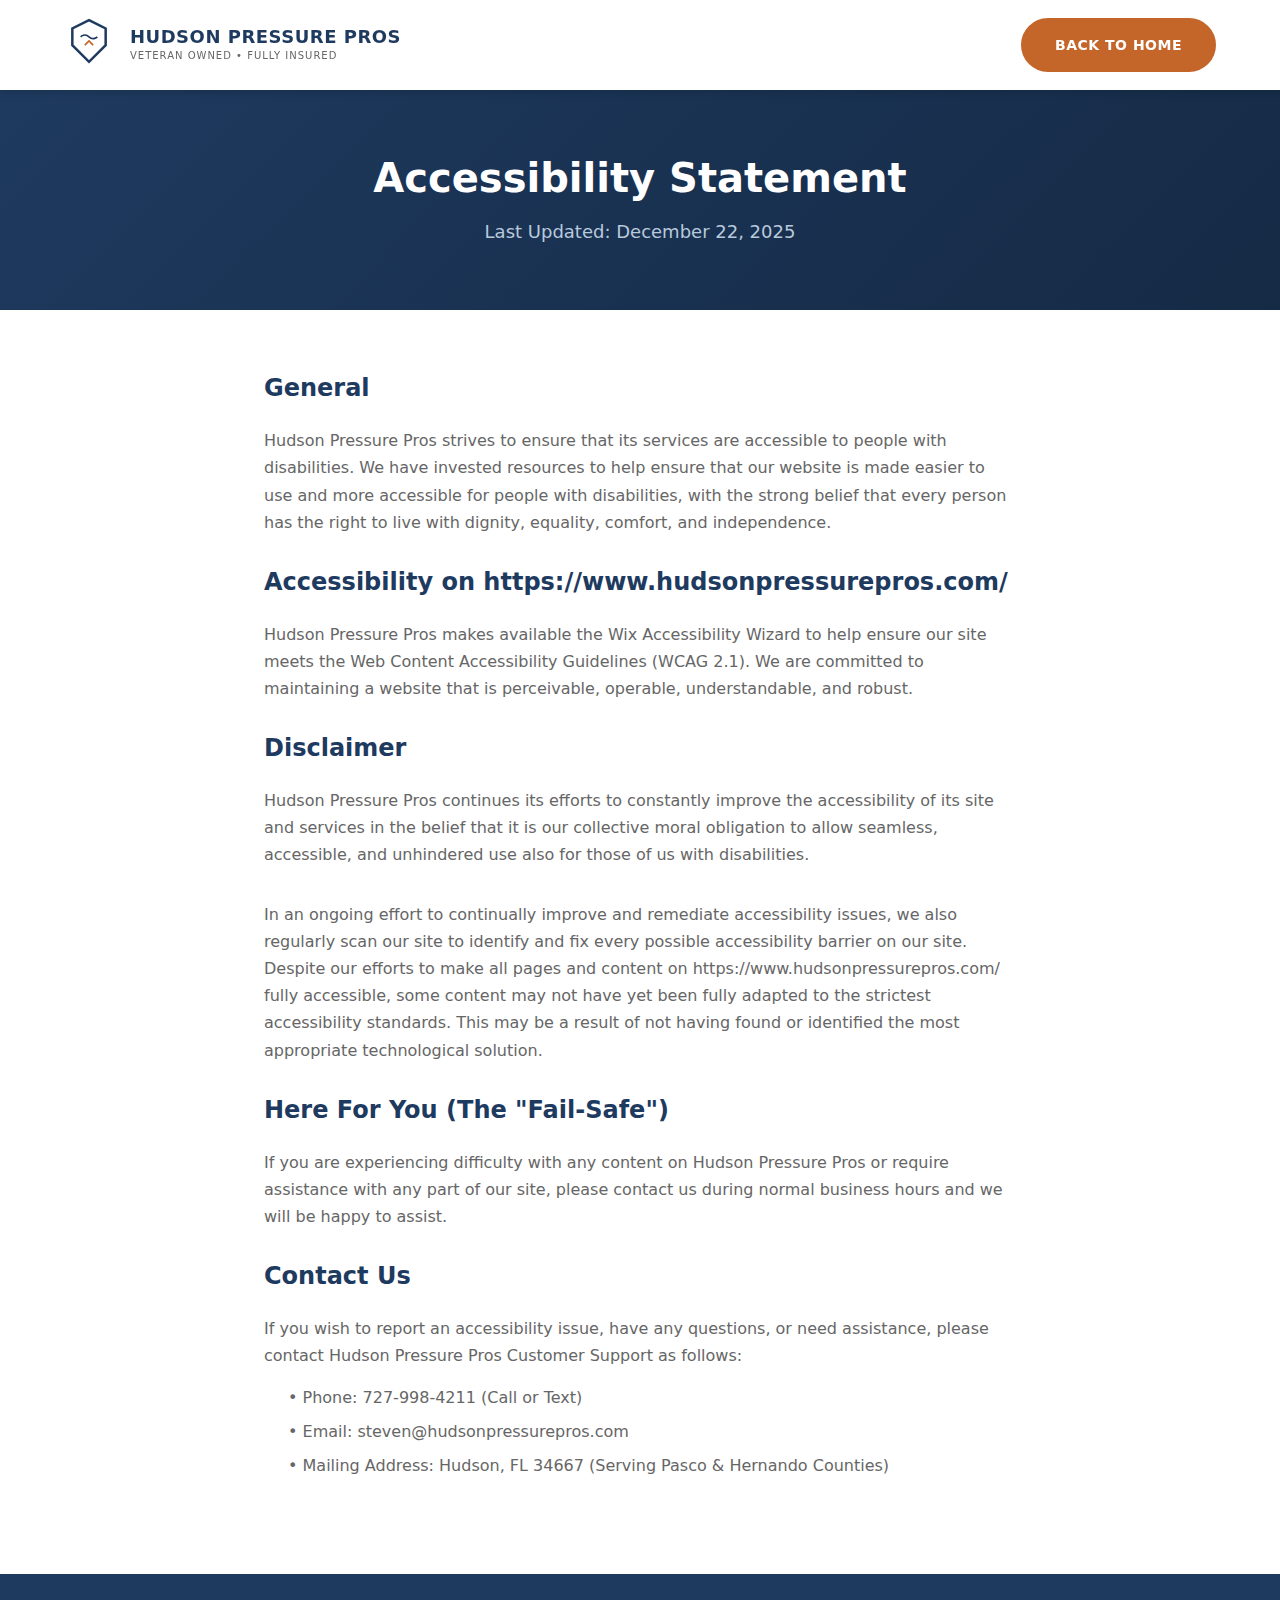
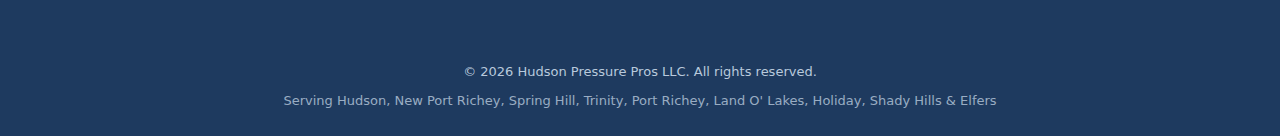
<file: accessibility-statement.html>
<!DOCTYPE html>
<html lang="en">
<head>
    <meta charset="UTF-8">
    <meta name="viewport" content="width=device-width, initial-scale=1.0">
    <title>Accessibility Statement | Hudson Pressure Pros</title>
    <meta name="robots" content="noindex, follow">
    <link rel="stylesheet" href="styles.css">
    <link rel="icon" type="image/svg+xml" href="images/favicon.svg">
</head>
<body>
    <a href="#main-content" class="skip-link">Skip to main content</a>

    <!-- Header -->
    <header class="header">
        <div class="container header-content">
            <a href="/" class="logo">
                <div class="logo-icon">
                    <svg viewBox="0 0 60 60" width="50" height="50">
                        <path d="M30 5L50 15V35L30 55L10 35V15L30 5Z" stroke="#1e3a5f" stroke-width="3" fill="white"/>
                        <path d="M20 25C20 25 25 20 30 25C35 30 40 25 40 25" stroke="#1e3a5f" stroke-width="2" fill="none"/>
                        <path d="M25 35L30 30L35 35" stroke="#c4652a" stroke-width="2" fill="none"/>
                    </svg>
                </div>
                <div class="logo-text">
                    <span class="logo-name">HUDSON PRESSURE PROS</span>
                    <span class="logo-tagline">VETERAN OWNED &bull; FULLY INSURED</span>
                </div>
            </a>
            <a href="/" class="btn btn-primary">Back to Home</a>
        </div>
    </header>

    <main id="main-content">
        <section class="page-hero">
            <div class="container">
                <h1>Accessibility Statement</h1>
                <p>Last Updated: December 22, 2025</p>
            </div>
        </section>

        <section style="padding: 64px 0; background-color: #fff;">
            <div class="container" style="max-width: 800px;">
                <h2 style="font-size: 1.5rem; color: #1e3a5f; margin-bottom: 24px;">General</h2>
                <p style="margin-bottom: 32px; line-height: 1.7; color: #666;">Hudson Pressure Pros strives to ensure that its services are accessible to people with disabilities. We have invested resources to help ensure that our website is made easier to use and more accessible for people with disabilities, with the strong belief that every person has the right to live with dignity, equality, comfort, and independence.</p>

                <h2 style="font-size: 1.5rem; color: #1e3a5f; margin-bottom: 24px;">Accessibility on https://www.hudsonpressurepros.com/</h2>
                <p style="margin-bottom: 32px; line-height: 1.7; color: #666;">Hudson Pressure Pros makes available the Wix Accessibility Wizard to help ensure our site meets the Web Content Accessibility Guidelines (WCAG 2.1). We are committed to maintaining a website that is perceivable, operable, understandable, and robust.</p>

                <h2 style="font-size: 1.5rem; color: #1e3a5f; margin-bottom: 24px;">Disclaimer</h2>
                <p style="margin-bottom: 32px; line-height: 1.7; color: #666;">Hudson Pressure Pros continues its efforts to constantly improve the accessibility of its site and services in the belief that it is our collective moral obligation to allow seamless, accessible, and unhindered use also for those of us with disabilities.</p>
                <p style="margin-bottom: 32px; line-height: 1.7; color: #666;">In an ongoing effort to continually improve and remediate accessibility issues, we also regularly scan our site to identify and fix every possible accessibility barrier on our site. Despite our efforts to make all pages and content on https://www.hudsonpressurepros.com/ fully accessible, some content may not have yet been fully adapted to the strictest accessibility standards. This may be a result of not having found or identified the most appropriate technological solution.</p>

                <h2 style="font-size: 1.5rem; color: #1e3a5f; margin-bottom: 24px;">Here For You (The "Fail-Safe")</h2>
                <p style="margin-bottom: 32px; line-height: 1.7; color: #666;">If you are experiencing difficulty with any content on Hudson Pressure Pros or require assistance with any part of our site, please contact us during normal business hours and we will be happy to assist.</p>

                <h2 style="font-size: 1.5rem; color: #1e3a5f; margin-bottom: 24px;">Contact Us</h2>
                <p style="margin-bottom: 16px; line-height: 1.7; color: #666;">If you wish to report an accessibility issue, have any questions, or need assistance, please contact Hudson Pressure Pros Customer Support as follows:</p>
                <ul style="margin-bottom: 32px; padding-left: 24px;">
                    <li style="margin-bottom: 8px; color: #666;">• Phone: 727-998-4211 (Call or Text)</li>
                    <li style="margin-bottom: 8px; color: #666;">• Email: steven@hudsonpressurepros.com</li>
                    <li style="margin-bottom: 8px; color: #666;">• Mailing Address: Hudson, FL 34667 (Serving Pasco & Hernando Counties)</li>
                </ul>
            </div>
        </section>
    </main>

    <!-- Footer -->
    <footer class="footer">
        <div class="container">
            <div class="footer-bottom">
                <p>&copy; 2026 Hudson Pressure Pros LLC. All rights reserved.</p>
                <p class="footer-service-areas">Serving Hudson, New Port Richey, Spring Hill, Trinity, Port Richey, Land O' Lakes, Holiday, Shady Hills &amp; Elfers</p>
            </div>
        </div>
    </footer>

    <script>document.getElementById('current-year')?.textContent = new Date().getFullYear();</script>
</body>
</html>
</file>
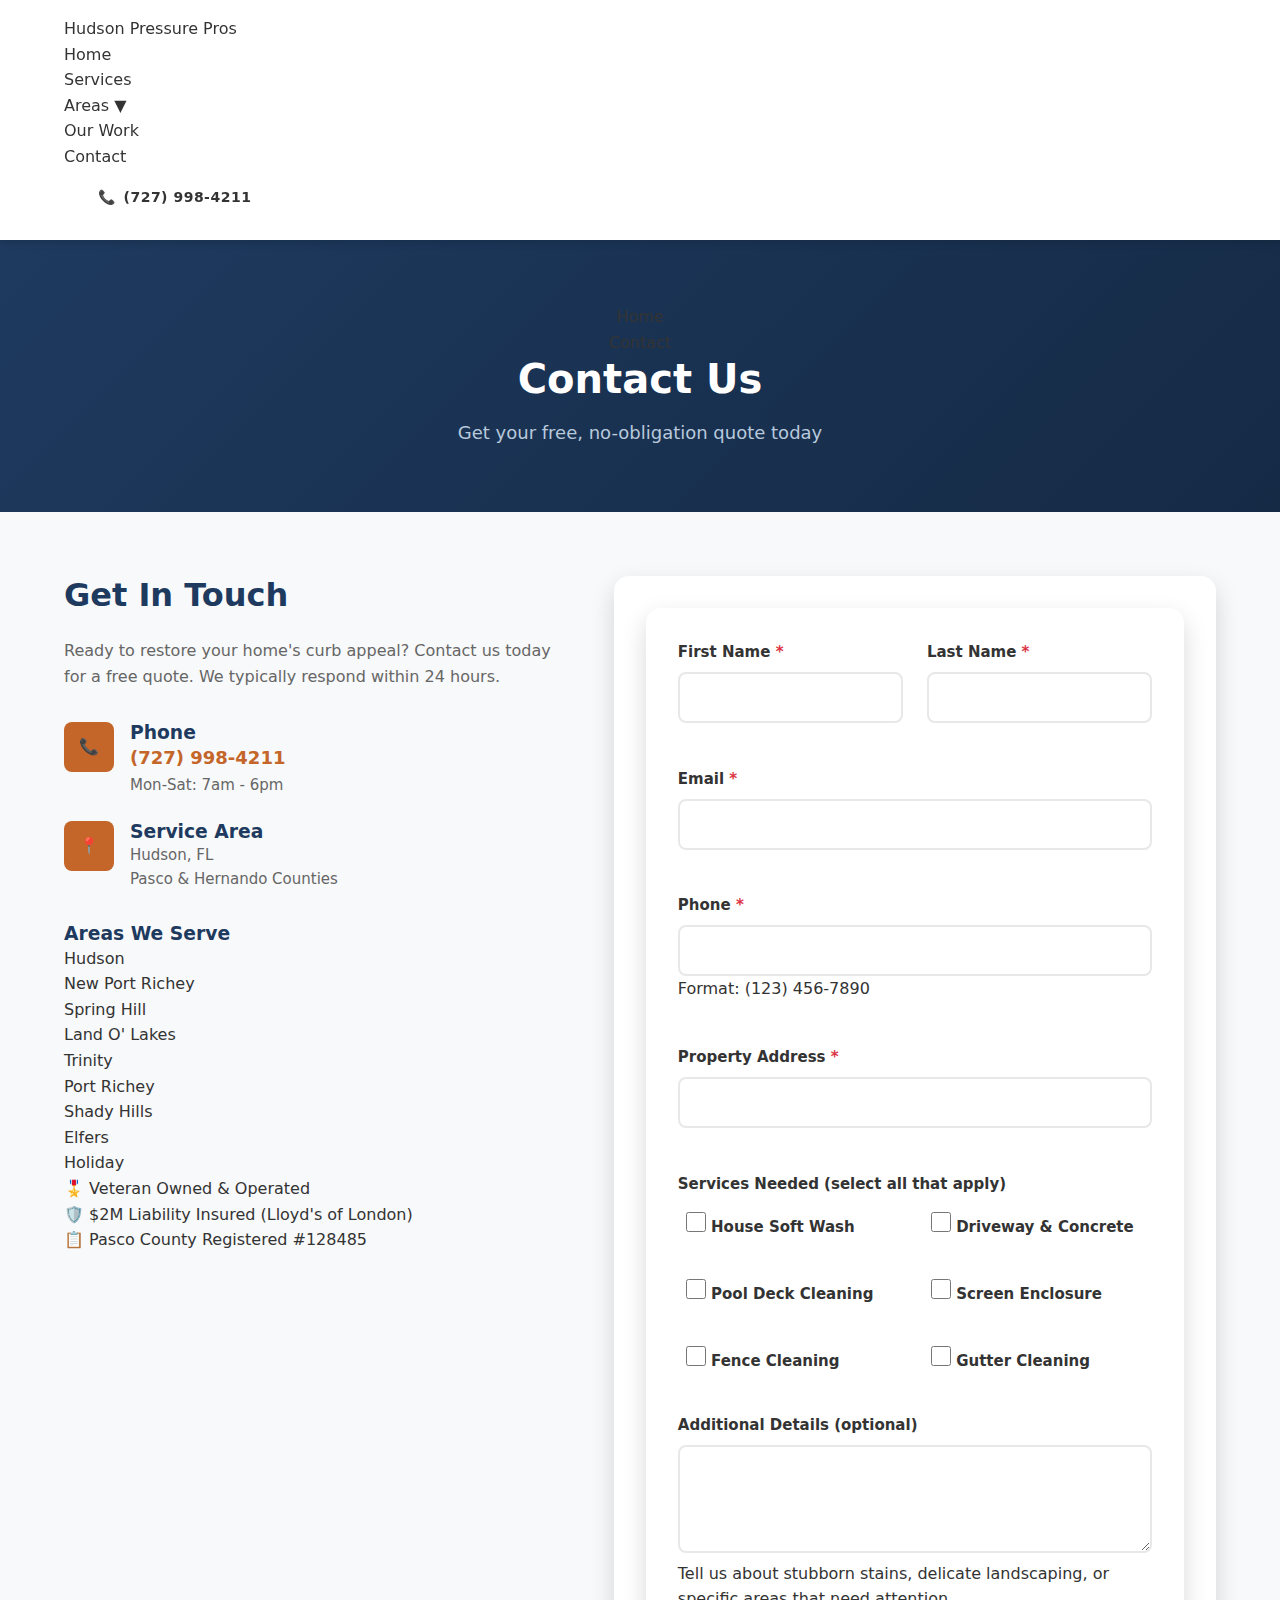
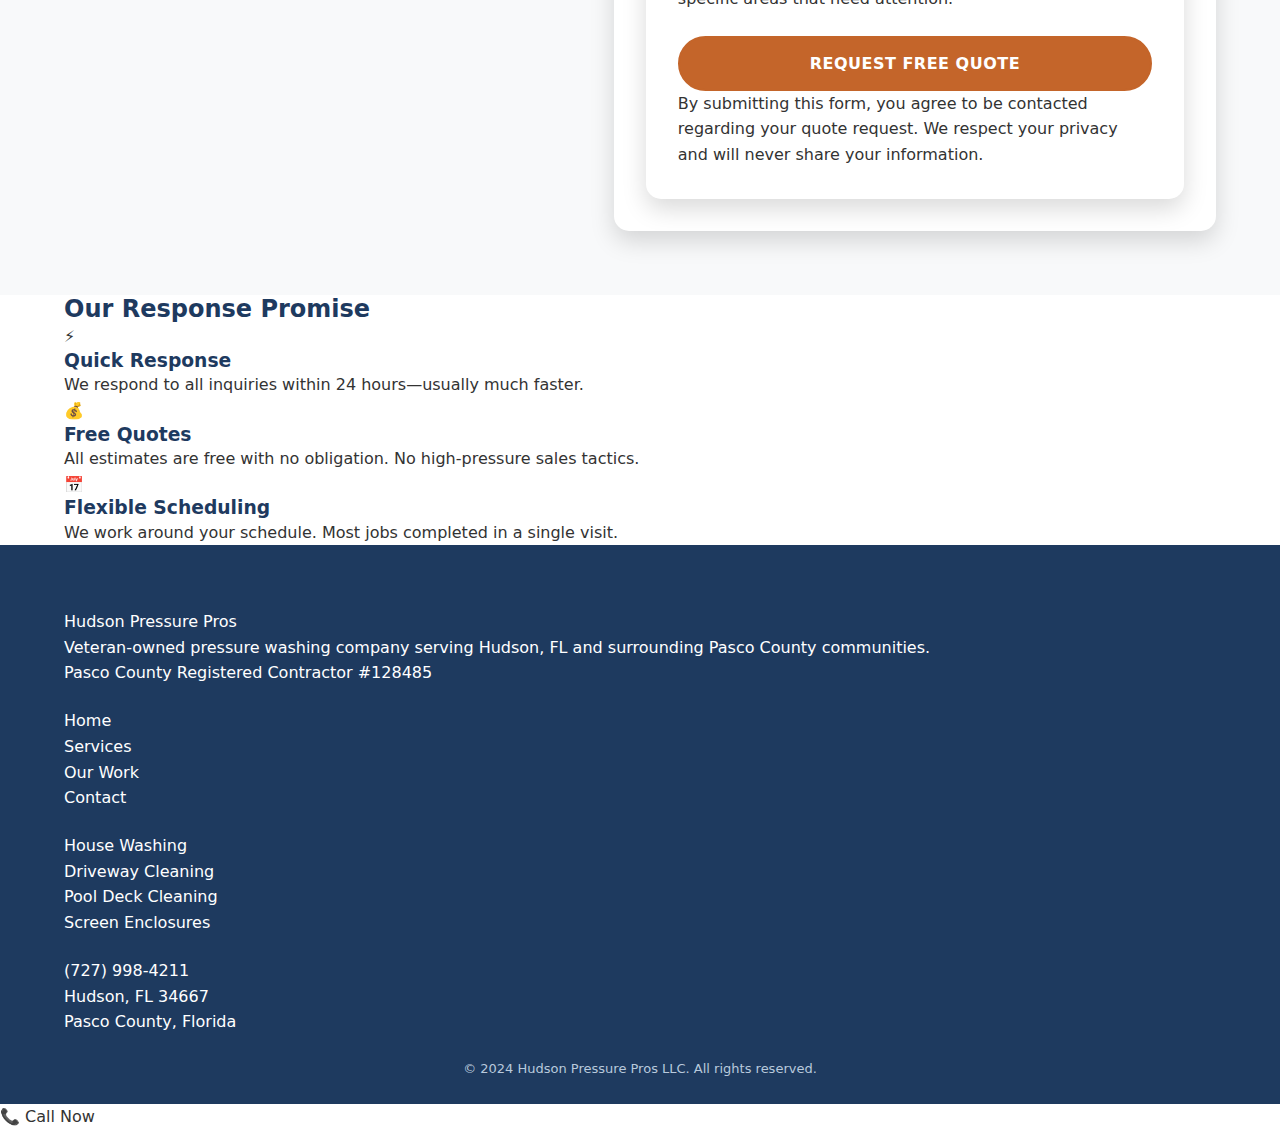
<file: contact.html>
<!DOCTYPE html>
<html lang="en">
<head>
    <meta charset="UTF-8">
    <meta name="viewport" content="width=device-width, initial-scale=1.0">
    <meta name="description" content="Contact Hudson Pressure Pros for a free pressure washing quote in Hudson, FL. Veteran-owned, $2M insured. Call (727) 998-4211 or fill out our online form.">
    <meta name="keywords" content="pressure washing quote Hudson FL, contact pressure washer, free estimate Pasco County, Hudson FL pressure washing contact">
    <meta name="robots" content="index, follow">
    <meta name="author" content="Hudson Pressure Pros LLC">

    <!-- Geo Tags -->
    <meta name="geo.region" content="US-FL">
    <meta name="geo.placename" content="Hudson, Florida">
    <meta name="geo.position" content="28.3647;-82.6932">
    <meta name="ICBM" content="28.3647, -82.6932">

    <!-- Open Graph -->
    <meta property="og:title" content="Contact Us | Hudson Pressure Pros">
    <meta property="og:description" content="Get a free pressure washing quote. Veteran-owned, $2M insured. Serving Hudson, FL and Pasco County.">
    <meta property="og:type" content="website">
    <meta property="og:url" content="https://hudsonpressurepros.com/contact.html">
    <meta property="og:locale" content="en_US">

    <!-- Twitter Card -->
    <meta name="twitter:card" content="summary">
    <meta name="twitter:title" content="Contact Us | Hudson Pressure Pros">
    <meta name="twitter:description" content="Get a free pressure washing quote in Hudson, FL.">

    <title>Contact Us | Free Quote | Hudson Pressure Pros</title>

    <link rel="canonical" href="https://hudsonpressurepros.com/contact.html">
    <link rel="stylesheet" href="styles.css">

    <!-- ContactPage Schema -->
    <script type="application/ld+json">
    {
        "@context": "https://schema.org",
        "@type": "ContactPage",
        "name": "Contact Hudson Pressure Pros",
        "description": "Contact page for Hudson Pressure Pros pressure washing services",
        "url": "https://hudsonpressurepros.com/contact.html",
        "mainEntity": {
            "@type": "LocalBusiness",
            "name": "Hudson Pressure Pros LLC",
            "telephone": "+1-727-998-4211",
            "address": {
                "@type": "PostalAddress",
                "addressLocality": "Hudson",
                "addressRegion": "FL",
                "postalCode": "34667",
                "addressCountry": "US"
            },
            "openingHours": "Mo-Sa 07:00-18:00"
        }
    }
    </script>

    <!-- Breadcrumb Schema -->
    <script type="application/ld+json">
    {
        "@context": "https://schema.org",
        "@type": "BreadcrumbList",
        "itemListElement": [
            {"@type": "ListItem", "position": 1, "name": "Home", "item": "https://hudsonpressurepros.com/"},
            {"@type": "ListItem", "position": 2, "name": "Contact", "item": "https://hudsonpressurepros.com/contact.html"}
        ]
    }
    </script>
</head>
<body>
    <!-- Skip Navigation -->
    <a href="#main-content" class="skip-link">Skip to main content</a>

    <!-- Header -->
    <header class="header">
        <div class="container header-container">
            <a href="index.html" class="logo" aria-label="Hudson Pressure Pros - Home">
                <span class="logo-text">Hudson Pressure Pros</span>
            </a>

            <nav class="main-nav" id="main-nav" aria-label="Main navigation">
                <ul class="nav-list">
                    <li><a href="index.html">Home</a></li>
                    <li><a href="services.html">Services</a></li>
                    <li class="nav-dropdown">
                        <a href="#" class="dropdown-toggle" aria-expanded="false" aria-haspopup="true">
                            Areas <span class="dropdown-arrow" aria-hidden="true">▼</span>
                        </a>
                        <ul class="dropdown-menu" role="menu">
                            <li><a href="areas/hudson-fl.html" role="menuitem">Hudson, FL</a></li>
                            <li><a href="areas/new-port-richey-fl.html" role="menuitem">New Port Richey, FL</a></li>
                            <li><a href="areas/spring-hill-fl.html" role="menuitem">Spring Hill, FL</a></li>
                            <li><a href="areas/land-o-lakes-fl.html" role="menuitem">Land O' Lakes, FL</a></li>
                            <li><a href="areas/trinity-fl.html" role="menuitem">Trinity, FL</a></li>
                            <li><a href="areas/port-richey-fl.html" role="menuitem">Port Richey, FL</a></li>
                        </ul>
                    </li>
                    <li><a href="our-work.html">Our Work</a></li>
                    <li><a href="contact.html" aria-current="page">Contact</a></li>
                </ul>
            </nav>

            <a href="tel:+17279984211" class="btn btn-header">
                <span aria-hidden="true">📞</span> (727) 998-4211
            </a>

            <button class="mobile-menu-btn" id="mobile-menu-btn" aria-label="Open menu" aria-expanded="false" aria-controls="main-nav">
                <span class="hamburger-line"></span>
                <span class="hamburger-line"></span>
                <span class="hamburger-line"></span>
            </button>
        </div>
    </header>

    <main id="main-content">
        <!-- Page Hero -->
        <section class="page-hero">
            <div class="container">
                <nav class="breadcrumb" aria-label="Breadcrumb">
                    <ol>
                        <li><a href="index.html">Home</a></li>
                        <li aria-current="page">Contact</li>
                    </ol>
                </nav>

                <h1>Contact Us</h1>
                <p>Get your free, no-obligation quote today</p>
            </div>
        </section>

        <!-- Contact Section -->
        <section class="contact-section section">
            <div class="container">
                <div class="contact-grid">
                    <!-- Contact Info -->
                    <div class="contact-info">
                        <h2>Get In Touch</h2>
                        <p>Ready to restore your home's curb appeal? Contact us today for a free quote. We typically respond within 24 hours.</p>

                        <div class="contact-methods">
                            <div class="contact-method">
                                <div class="contact-icon" aria-hidden="true">📞</div>
                                <div class="contact-details">
                                    <h3>Phone</h3>
                                    <a href="tel:+17279984211">(727) 998-4211</a>
                                    <p>Mon-Sat: 7am - 6pm</p>
                                </div>
                            </div>

                            <div class="contact-method">
                                <div class="contact-icon" aria-hidden="true">📍</div>
                                <div class="contact-details">
                                    <h3>Service Area</h3>
                                    <p>Hudson, FL</p>
                                    <p>Pasco & Hernando Counties</p>
                                </div>
                            </div>
                        </div>

                        <div class="service-areas-list">
                            <h3>Areas We Serve</h3>
                            <ul>
                                <li><a href="areas/hudson-fl.html">Hudson</a></li>
                                <li><a href="areas/new-port-richey-fl.html">New Port Richey</a></li>
                                <li><a href="areas/spring-hill-fl.html">Spring Hill</a></li>
                                <li><a href="areas/land-o-lakes-fl.html">Land O' Lakes</a></li>
                                <li><a href="areas/trinity-fl.html">Trinity</a></li>
                                <li><a href="areas/port-richey-fl.html">Port Richey</a></li>
                                <li>Shady Hills</li>
                                <li>Elfers</li>
                                <li>Holiday</li>
                            </ul>
                        </div>

                        <div class="trust-badges-vertical">
                            <div class="trust-badge-item">
                                <span class="trust-icon" aria-hidden="true">🎖️</span>
                                <span>Veteran Owned & Operated</span>
                            </div>
                            <div class="trust-badge-item">
                                <span class="trust-icon" aria-hidden="true">🛡️</span>
                                <span>$2M Liability Insured (Lloyd's of London)</span>
                            </div>
                            <div class="trust-badge-item">
                                <span class="trust-icon" aria-hidden="true">📋</span>
                                <span>Pasco County Registered #128485</span>
                            </div>
                        </div>
                    </div>

                    <!-- Contact Form -->
                    <div class="contact-form-wrapper">
                        <form class="quote-form" id="contact-form" action="#" method="POST" novalidate>
                            <div class="form-row">
                                <div class="form-group">
                                    <label for="first-name">First Name <span class="required" aria-hidden="true">*</span></label>
                                    <input type="text" id="first-name" name="entry.1599051598" autocomplete="given-name" required aria-required="true" aria-describedby="first-name-error">
                                    <span class="error-message" id="first-name-error" role="alert"></span>
                                </div>
                                <div class="form-group">
                                    <label for="last-name">Last Name <span class="required" aria-hidden="true">*</span></label>
                                    <input type="text" id="last-name" name="entry.368207345" autocomplete="family-name" required aria-required="true" aria-describedby="last-name-error">
                                    <span class="error-message" id="last-name-error" role="alert"></span>
                                </div>
                            </div>

                            <div class="form-group">
                                <label for="email">Email <span class="required" aria-hidden="true">*</span></label>
                                <input type="email" id="email" name="entry.1680200268" autocomplete="email" required aria-required="true" aria-describedby="email-error">
                                <span class="error-message" id="email-error" role="alert"></span>
                            </div>

                            <div class="form-group">
                                <label for="phone">Phone <span class="required" aria-hidden="true">*</span></label>
                                <input type="tel" id="phone" name="entry.1885331545" autocomplete="tel" required aria-required="true" aria-describedby="phone-error phone-hint">
                                <span class="form-hint" id="phone-hint">Format: (123) 456-7890</span>
                                <span class="error-message" id="phone-error" role="alert"></span>
                            </div>

                            <div class="form-group">
                                <label for="address">Property Address <span class="required" aria-hidden="true">*</span></label>
                                <input type="text" id="address" name="entry.1531917126" autocomplete="street-address" required aria-required="true" aria-describedby="address-error">
                                <span class="error-message" id="address-error" role="alert"></span>
                            </div>

                            <fieldset class="form-group">
                                <legend>Services Needed (select all that apply)</legend>
                                <div class="checkbox-grid">
                                    <label class="checkbox-label">
                                        <input type="checkbox" name="entry.1349900409" value="house-soft-wash">
                                        <span>House Soft Wash</span>
                                    </label>
                                    <label class="checkbox-label">
                                        <input type="checkbox" name="entry.1349900409" value="driveway-concrete">
                                        <span>Driveway & Concrete</span>
                                    </label>
                                    <label class="checkbox-label">
                                        <input type="checkbox" name="entry.1349900409" value="pool-deck">
                                        <span>Pool Deck Cleaning</span>
                                    </label>
                                    <label class="checkbox-label">
                                        <input type="checkbox" name="entry.1349900409" value="screen-enclosure">
                                        <span>Screen Enclosure</span>
                                    </label>
                                    <label class="checkbox-label">
                                        <input type="checkbox" name="entry.1349900409" value="fence">
                                        <span>Fence Cleaning</span>
                                    </label>
                                    <label class="checkbox-label">
                                        <input type="checkbox" name="entry.1349900409" value="gutter">
                                        <span>Gutter Cleaning</span>
                                    </label>
                                </div>
                            </fieldset>

                            <div class="form-group">
                                <label for="message">Additional Details (optional)</label>
                                <textarea id="message" name="entry.211260570" rows="4" aria-describedby="message-hint"></textarea>
                                <span class="form-hint" id="message-hint">Tell us about stubborn stains, delicate landscaping, or specific areas that need attention.</span>
                            </div>

                            <button type="submit" class="btn btn-primary btn-submit btn-lg">
                                <span class="btn-text">Request Free Quote</span>
                                <span class="btn-loading" aria-hidden="true">Sending...</span>
                            </button>

                            <p class="form-disclaimer">By submitting this form, you agree to be contacted regarding your quote request. We respect your privacy and will never share your information.</p>
                        </form>
                    </div>
                </div>
            </div>
        </section>

        <!-- Quick Response Promise -->
        <section class="section bg-light">
            <div class="container">
                <div class="response-promise">
                    <h2>Our Response Promise</h2>
                    <div class="promise-grid">
                        <div class="promise-item">
                            <span class="promise-icon" aria-hidden="true">⚡</span>
                            <h3>Quick Response</h3>
                            <p>We respond to all inquiries within 24 hours—usually much faster.</p>
                        </div>
                        <div class="promise-item">
                            <span class="promise-icon" aria-hidden="true">💰</span>
                            <h3>Free Quotes</h3>
                            <p>All estimates are free with no obligation. No high-pressure sales tactics.</p>
                        </div>
                        <div class="promise-item">
                            <span class="promise-icon" aria-hidden="true">📅</span>
                            <h3>Flexible Scheduling</h3>
                            <p>We work around your schedule. Most jobs completed in a single visit.</p>
                        </div>
                    </div>
                </div>
            </div>
        </section>
    </main>

    <!-- Footer -->
    <footer class="footer">
        <div class="container">
            <div class="footer-grid">
                <div class="footer-brand">
                    <span class="footer-logo">Hudson Pressure Pros</span>
                    <p>Veteran-owned pressure washing company serving Hudson, FL and surrounding Pasco County communities.</p>
                    <p class="footer-license">Pasco County Registered Contractor #128485</p>
                </div>

                <div class="footer-links">
                    <h3>Quick Links</h3>
                    <ul>
                        <li><a href="index.html">Home</a></li>
                        <li><a href="services.html">Services</a></li>
                        <li><a href="our-work.html">Our Work</a></li>
                        <li><a href="contact.html">Contact</a></li>
                    </ul>
                </div>

                <div class="footer-links">
                    <h3>Services</h3>
                    <ul>
                        <li><a href="services.html#house-washing">House Washing</a></li>
                        <li><a href="services.html#driveway">Driveway Cleaning</a></li>
                        <li><a href="services.html#pool-deck">Pool Deck Cleaning</a></li>
                        <li><a href="services.html#screen-enclosure">Screen Enclosures</a></li>
                    </ul>
                </div>

                <div class="footer-contact">
                    <h3>Contact Us</h3>
                    <p><a href="tel:+17279984211">(727) 998-4211</a></p>
                    <p>Hudson, FL 34667</p>
                    <p>Pasco County, Florida</p>
                </div>
            </div>

            <div class="footer-bottom">
                <p>&copy; 2024 Hudson Pressure Pros LLC. All rights reserved.</p>
            </div>
        </div>
    </footer>

    <!-- Mobile CTA -->
    <div class="mobile-cta" id="mobile-cta" aria-hidden="true">
        <a href="tel:+17279984211" class="mobile-cta-btn">
            <span aria-hidden="true">📞</span> Call Now
        </a>
    </div>

    <script src="script.js"></script>
<iframe name="hidden_iframe" id="hidden_iframe" style="display:none;" onload="if(submitted) {onFormSubmitSuccess();}"></iframe>
</body>
</html>
</file>
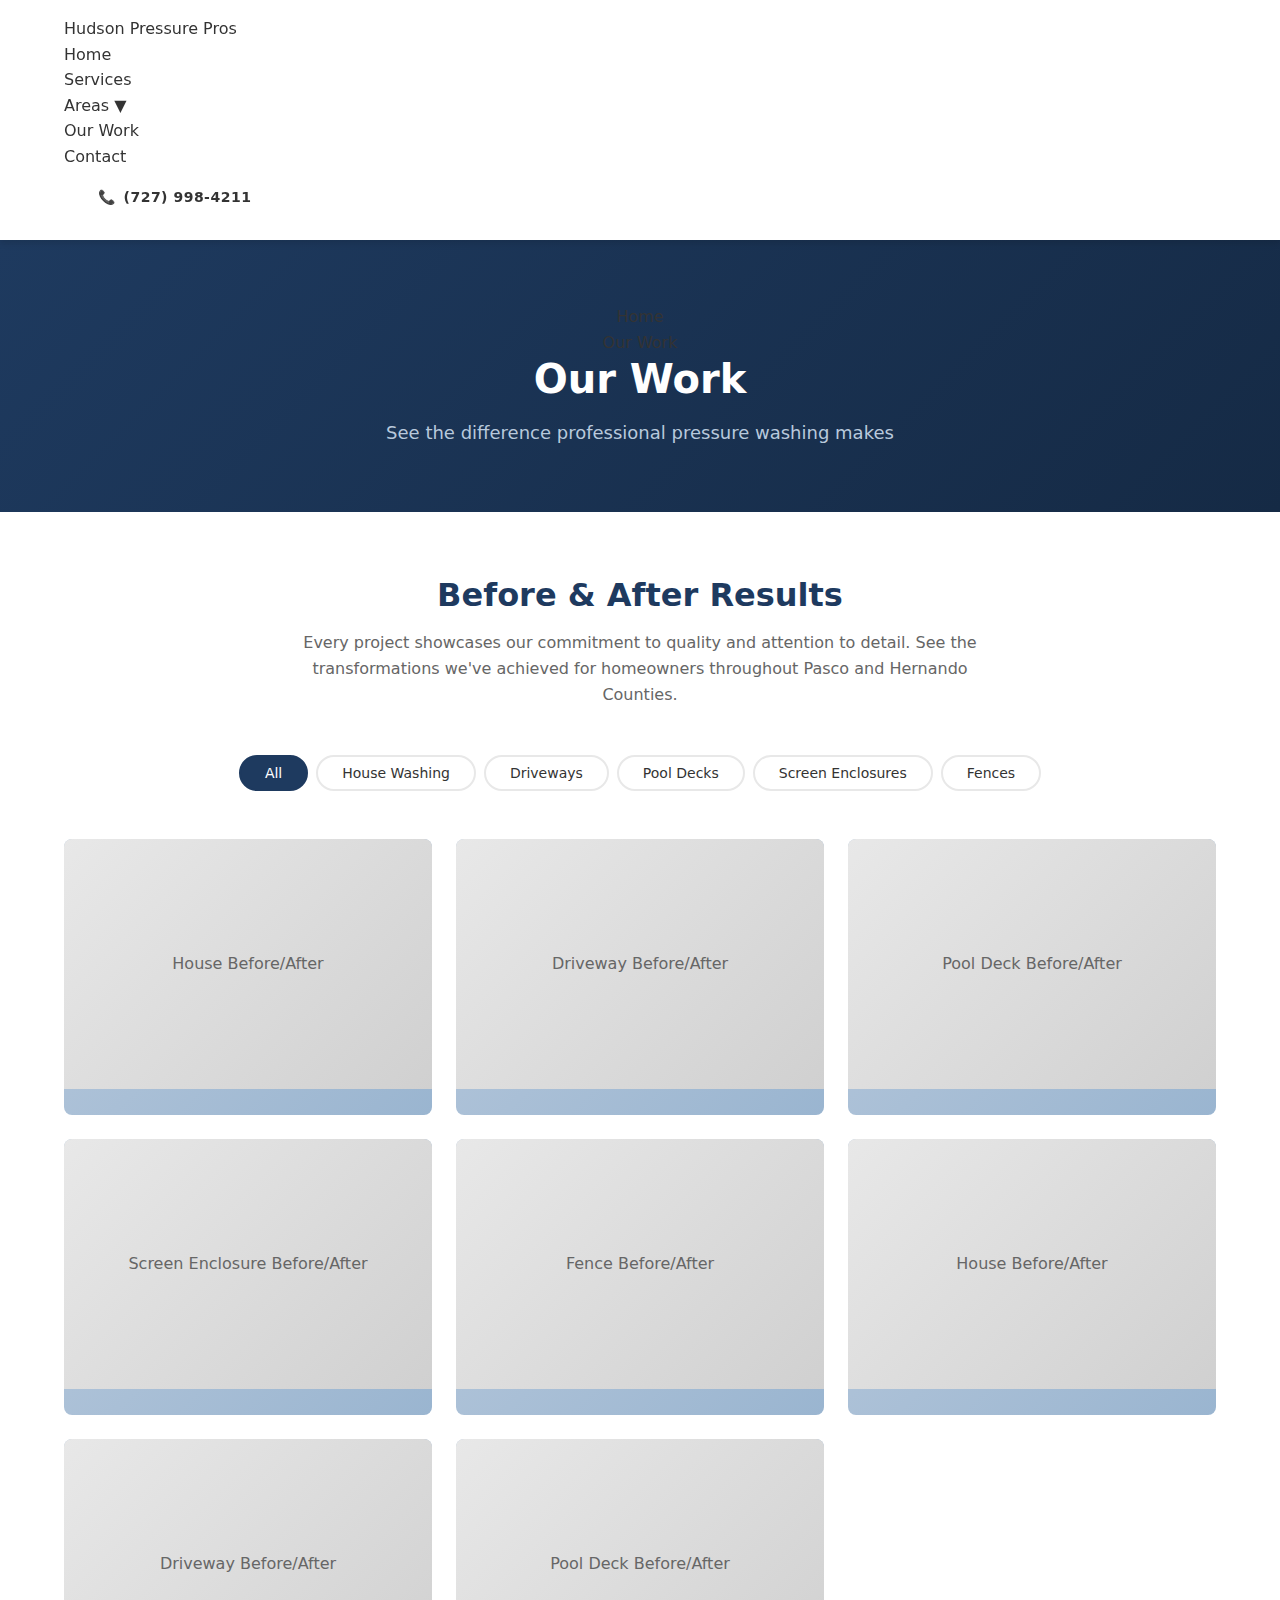
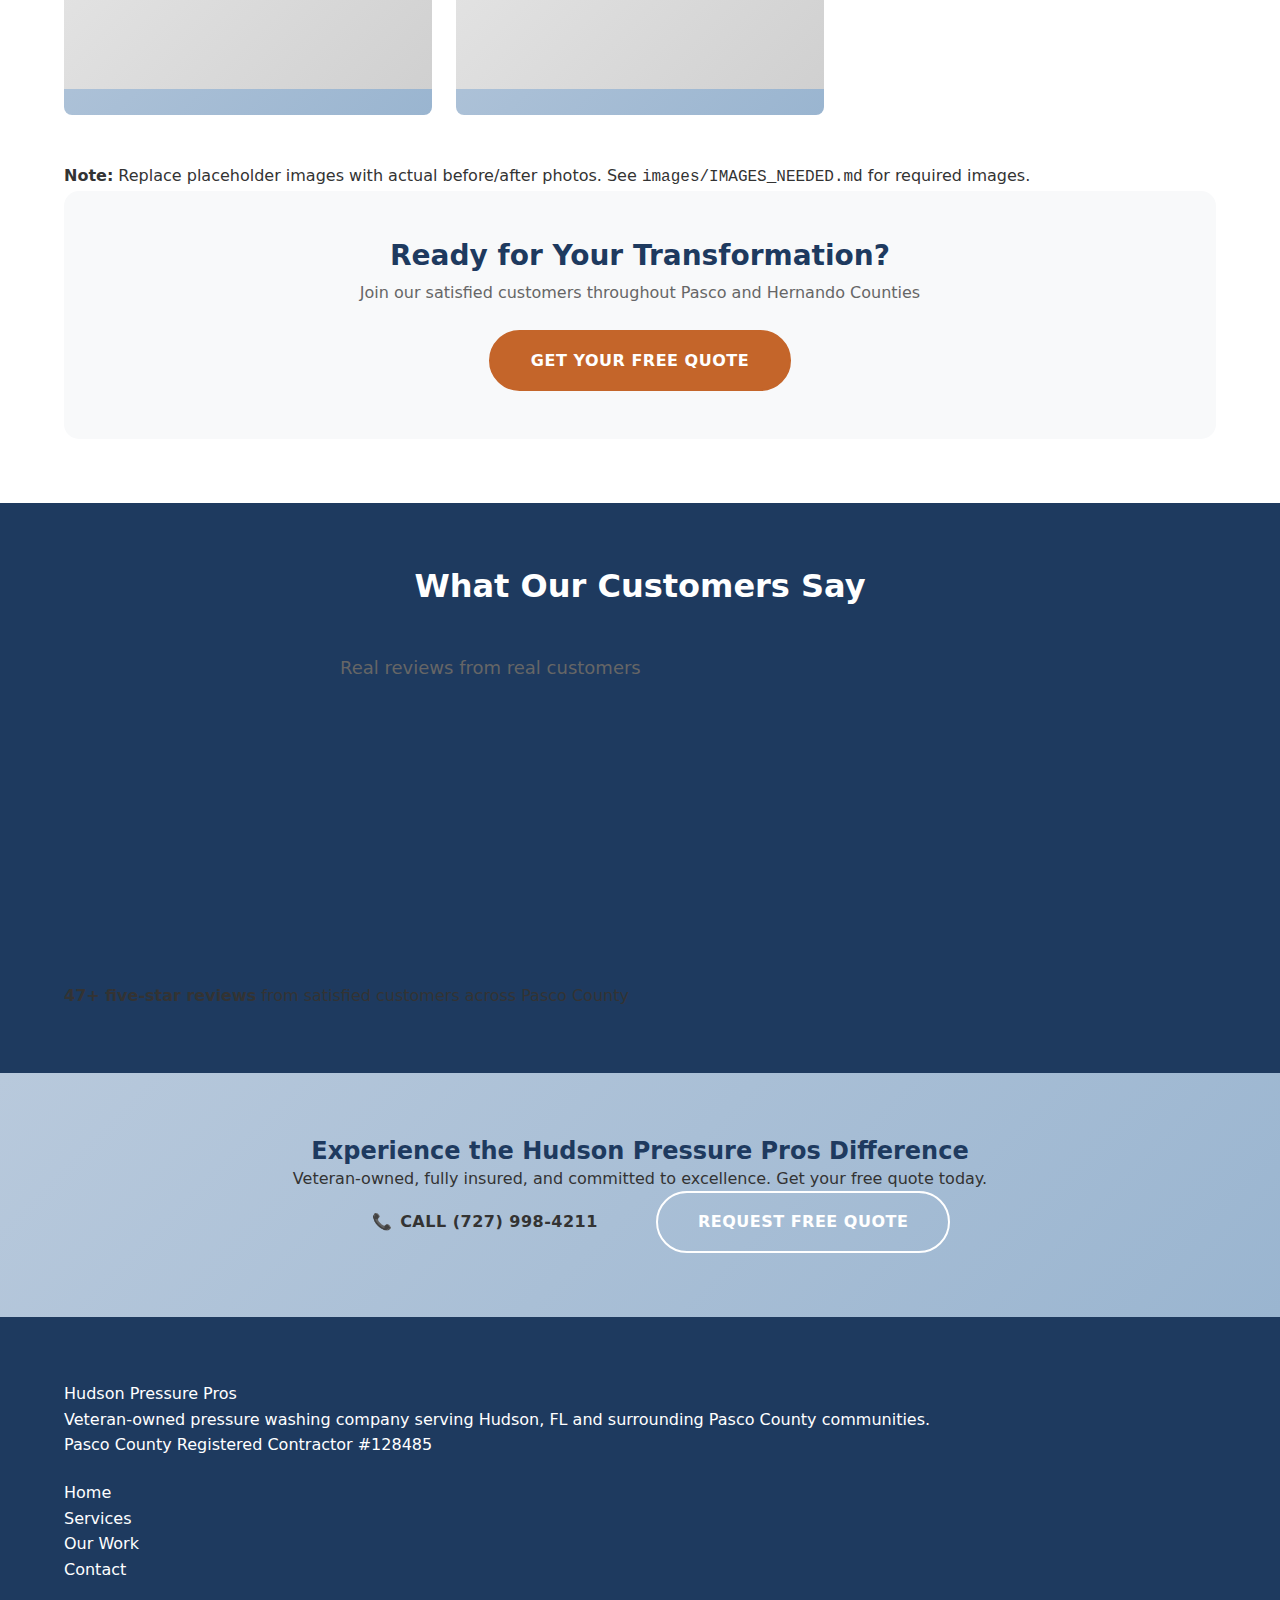
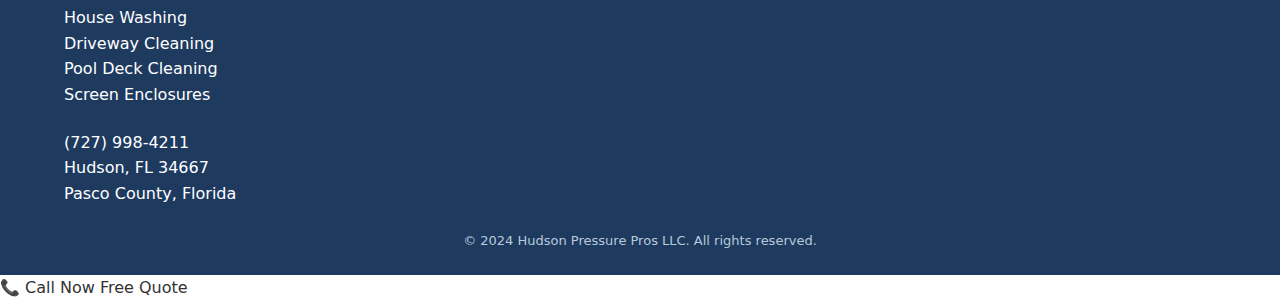
<file: our-work.html>
<!DOCTYPE html>
<html lang="en">
<head>
    <meta charset="UTF-8">
    <meta name="viewport" content="width=device-width, initial-scale=1.0">
    <meta name="description" content="See pressure washing before and after photos from Hudson Pressure Pros. House washing, driveway cleaning, pool deck & screen enclosure results in Pasco County, FL.">
    <meta name="keywords" content="pressure washing before after photos, Hudson FL pressure washing results, driveway cleaning photos, house washing gallery Pasco County">
    <meta name="robots" content="index, follow">
    <meta name="author" content="Hudson Pressure Pros LLC">

    <!-- Geo Tags -->
    <meta name="geo.region" content="US-FL">
    <meta name="geo.placename" content="Hudson, Florida">

    <!-- Open Graph -->
    <meta property="og:title" content="Our Work | Pressure Washing Gallery | Hudson Pressure Pros">
    <meta property="og:description" content="See the difference professional pressure washing makes. Before and after photos from Hudson, FL and Pasco County.">
    <meta property="og:type" content="website">
    <meta property="og:url" content="https://hudsonpressurepros.com/our-work.html">
    <meta property="og:locale" content="en_US">

    <!-- Twitter Card -->
    <meta name="twitter:card" content="summary_large_image">
    <meta name="twitter:title" content="Pressure Washing Gallery | Hudson Pressure Pros">
    <meta name="twitter:description" content="Before and after photos of our pressure washing work.">

    <title>Our Work | Before & After Gallery | Hudson Pressure Pros</title>

    <link rel="canonical" href="https://hudsonpressurepros.com/our-work.html">
    <link rel="stylesheet" href="styles.css">

    <!-- ImageGallery Schema -->
    <script type="application/ld+json">
    {
        "@context": "https://schema.org",
        "@type": "ImageGallery",
        "name": "Hudson Pressure Pros Work Gallery",
        "description": "Before and after photos showcasing pressure washing results from Hudson Pressure Pros",
        "url": "https://hudsonpressurepros.com/our-work.html",
        "about": {
            "@type": "Service",
            "name": "Pressure Washing",
            "provider": {
                "@type": "LocalBusiness",
                "name": "Hudson Pressure Pros"
            }
        }
    }
    </script>

    <!-- Breadcrumb Schema -->
    <script type="application/ld+json">
    {
        "@context": "https://schema.org",
        "@type": "BreadcrumbList",
        "itemListElement": [
            {"@type": "ListItem", "position": 1, "name": "Home", "item": "https://hudsonpressurepros.com/"},
            {"@type": "ListItem", "position": 2, "name": "Our Work", "item": "https://hudsonpressurepros.com/our-work.html"}
        ]
    }
    </script>

    <!-- Review Schema (Aggregate) -->
    <script type="application/ld+json">
    {
        "@context": "https://schema.org",
        "@type": "LocalBusiness",
        "name": "Hudson Pressure Pros",
        "aggregateRating": {
            "@type": "AggregateRating",
            "ratingValue": "5",
            "reviewCount": "47",
            "bestRating": "5",
            "worstRating": "1"
        },
        "review": [
            {
                "@type": "Review",
                "author": {"@type": "Person", "name": "Mike R."},
                "reviewRating": {"@type": "Rating", "ratingValue": "5"},
                "reviewBody": "Amazing work! My driveway looks brand new. Very professional and the price was fair. Highly recommend Hudson Pressure Pros!",
                "datePublished": "2024-01-15"
            },
            {
                "@type": "Review",
                "author": {"@type": "Person", "name": "Sarah T."},
                "reviewRating": {"@type": "Rating", "ratingValue": "5"},
                "reviewBody": "They cleaned our entire house exterior and pool cage. The difference is incredible. Love supporting a veteran-owned business!",
                "datePublished": "2024-02-20"
            },
            {
                "@type": "Review",
                "author": {"@type": "Person", "name": "John D."},
                "reviewRating": {"@type": "Rating", "ratingValue": "5"},
                "reviewBody": "Quick response, showed up on time, and did an excellent job on our fence and sidewalks. Will definitely use again!",
                "datePublished": "2024-03-10"
            }
        ]
    }
    </script>
</head>
<body>
    <!-- Skip Navigation -->
    <a href="#main-content" class="skip-link">Skip to main content</a>

    <!-- Header -->
    <header class="header">
        <div class="container header-container">
            <a href="index.html" class="logo" aria-label="Hudson Pressure Pros - Home">
                <span class="logo-text">Hudson Pressure Pros</span>
            </a>

            <nav class="main-nav" id="main-nav" aria-label="Main navigation">
                <ul class="nav-list">
                    <li><a href="index.html">Home</a></li>
                    <li><a href="services.html">Services</a></li>
                    <li class="nav-dropdown">
                        <a href="#" class="dropdown-toggle" aria-expanded="false" aria-haspopup="true">
                            Areas <span class="dropdown-arrow" aria-hidden="true">▼</span>
                        </a>
                        <ul class="dropdown-menu" role="menu">
                            <li><a href="areas/hudson-fl.html" role="menuitem">Hudson, FL</a></li>
                            <li><a href="areas/new-port-richey-fl.html" role="menuitem">New Port Richey, FL</a></li>
                            <li><a href="areas/spring-hill-fl.html" role="menuitem">Spring Hill, FL</a></li>
                            <li><a href="areas/land-o-lakes-fl.html" role="menuitem">Land O' Lakes, FL</a></li>
                            <li><a href="areas/trinity-fl.html" role="menuitem">Trinity, FL</a></li>
                            <li><a href="areas/port-richey-fl.html" role="menuitem">Port Richey, FL</a></li>
                        </ul>
                    </li>
                    <li><a href="our-work.html" aria-current="page">Our Work</a></li>
                    <li><a href="contact.html">Contact</a></li>
                </ul>
            </nav>

            <a href="tel:+17279984211" class="btn btn-header">
                <span aria-hidden="true">📞</span> (727) 998-4211
            </a>

            <button class="mobile-menu-btn" id="mobile-menu-btn" aria-label="Open menu" aria-expanded="false" aria-controls="main-nav">
                <span class="hamburger-line"></span>
                <span class="hamburger-line"></span>
                <span class="hamburger-line"></span>
            </button>
        </div>
    </header>

    <main id="main-content">
        <!-- Page Hero -->
        <section class="page-hero">
            <div class="container">
                <nav class="breadcrumb" aria-label="Breadcrumb">
                    <ol>
                        <li><a href="index.html">Home</a></li>
                        <li aria-current="page">Our Work</li>
                    </ol>
                </nav>

                <h1>Our Work</h1>
                <p>See the difference professional pressure washing makes</p>
            </div>
        </section>

        <!-- Gallery Section -->
        <section class="gallery-section section">
            <div class="container">
                <div class="gallery-intro">
                    <h2>Before & After Results</h2>
                    <p>Every project showcases our commitment to quality and attention to detail. See the transformations we've achieved for homeowners throughout Pasco and Hernando Counties.</p>
                </div>

                <!-- Filter Buttons -->
                <div class="gallery-filters" role="group" aria-label="Filter gallery by service type">
                    <button class="filter-btn active" data-filter="all" aria-pressed="true">All</button>
                    <button class="filter-btn" data-filter="house" aria-pressed="false">House Washing</button>
                    <button class="filter-btn" data-filter="driveway" aria-pressed="false">Driveways</button>
                    <button class="filter-btn" data-filter="pool" aria-pressed="false">Pool Decks</button>
                    <button class="filter-btn" data-filter="screen" aria-pressed="false">Screen Enclosures</button>
                    <button class="filter-btn" data-filter="fence" aria-pressed="false">Fences</button>
                </div>

                <!-- Gallery Grid -->
                <div class="gallery-grid" role="list" aria-label="Project gallery">
                    <article class="gallery-item" data-category="house" role="listitem">
                        <div class="gallery-image">
                            <div class="placeholder-image" style="background: linear-gradient(135deg, #e8e8e8 0%, #d0d0d0 100%); height: 250px; display: flex; align-items: center; justify-content: center;">
                                <span style="color: #666;">House Before/After</span>
                            </div>
                            <div class="gallery-overlay">
                                <span class="gallery-label">House Washing</span>
                                <span class="gallery-location">Hudson, FL</span>
                            </div>
                        </div>
                    </article>

                    <article class="gallery-item" data-category="driveway" role="listitem">
                        <div class="gallery-image">
                            <div class="placeholder-image" style="background: linear-gradient(135deg, #e8e8e8 0%, #d0d0d0 100%); height: 250px; display: flex; align-items: center; justify-content: center;">
                                <span style="color: #666;">Driveway Before/After</span>
                            </div>
                            <div class="gallery-overlay">
                                <span class="gallery-label">Driveway Cleaning</span>
                                <span class="gallery-location">New Port Richey, FL</span>
                            </div>
                        </div>
                    </article>

                    <article class="gallery-item" data-category="pool" role="listitem">
                        <div class="gallery-image">
                            <div class="placeholder-image" style="background: linear-gradient(135deg, #e8e8e8 0%, #d0d0d0 100%); height: 250px; display: flex; align-items: center; justify-content: center;">
                                <span style="color: #666;">Pool Deck Before/After</span>
                            </div>
                            <div class="gallery-overlay">
                                <span class="gallery-label">Pool Deck</span>
                                <span class="gallery-location">Spring Hill, FL</span>
                            </div>
                        </div>
                    </article>

                    <article class="gallery-item" data-category="screen" role="listitem">
                        <div class="gallery-image">
                            <div class="placeholder-image" style="background: linear-gradient(135deg, #e8e8e8 0%, #d0d0d0 100%); height: 250px; display: flex; align-items: center; justify-content: center;">
                                <span style="color: #666;">Screen Enclosure Before/After</span>
                            </div>
                            <div class="gallery-overlay">
                                <span class="gallery-label">Screen Enclosure</span>
                                <span class="gallery-location">Hudson, FL</span>
                            </div>
                        </div>
                    </article>

                    <article class="gallery-item" data-category="fence" role="listitem">
                        <div class="gallery-image">
                            <div class="placeholder-image" style="background: linear-gradient(135deg, #e8e8e8 0%, #d0d0d0 100%); height: 250px; display: flex; align-items: center; justify-content: center;">
                                <span style="color: #666;">Fence Before/After</span>
                            </div>
                            <div class="gallery-overlay">
                                <span class="gallery-label">Fence Cleaning</span>
                                <span class="gallery-location">Trinity, FL</span>
                            </div>
                        </div>
                    </article>

                    <article class="gallery-item" data-category="house" role="listitem">
                        <div class="gallery-image">
                            <div class="placeholder-image" style="background: linear-gradient(135deg, #e8e8e8 0%, #d0d0d0 100%); height: 250px; display: flex; align-items: center; justify-content: center;">
                                <span style="color: #666;">House Before/After</span>
                            </div>
                            <div class="gallery-overlay">
                                <span class="gallery-label">House Washing</span>
                                <span class="gallery-location">Port Richey, FL</span>
                            </div>
                        </div>
                    </article>

                    <article class="gallery-item" data-category="driveway" role="listitem">
                        <div class="gallery-image">
                            <div class="placeholder-image" style="background: linear-gradient(135deg, #e8e8e8 0%, #d0d0d0 100%); height: 250px; display: flex; align-items: center; justify-content: center;">
                                <span style="color: #666;">Driveway Before/After</span>
                            </div>
                            <div class="gallery-overlay">
                                <span class="gallery-label">Driveway Cleaning</span>
                                <span class="gallery-location">Land O' Lakes, FL</span>
                            </div>
                        </div>
                    </article>

                    <article class="gallery-item" data-category="pool" role="listitem">
                        <div class="gallery-image">
                            <div class="placeholder-image" style="background: linear-gradient(135deg, #e8e8e8 0%, #d0d0d0 100%); height: 250px; display: flex; align-items: center; justify-content: center;">
                                <span style="color: #666;">Pool Deck Before/After</span>
                            </div>
                            <div class="gallery-overlay">
                                <span class="gallery-label">Pool Deck</span>
                                <span class="gallery-location">Hudson, FL</span>
                            </div>
                        </div>
                    </article>
                </div>

                <!-- Gallery Note -->
                <p class="gallery-note">
                    <strong>Note:</strong> Replace placeholder images with actual before/after photos. See <code>images/IMAGES_NEEDED.md</code> for required images.
                </p>

                <!-- CTA -->
                <div class="gallery-cta">
                    <h3>Ready for Your Transformation?</h3>
                    <p>Join our satisfied customers throughout Pasco and Hernando Counties</p>
                    <a href="contact.html" class="btn btn-primary btn-lg">Get Your Free Quote</a>
                </div>
            </div>
        </section>

        <!-- Testimonials -->
        <section class="testimonials-section section bg-light">
            <div class="container">
                <h2 class="section-title">What Our Customers Say</h2>
                <p class="section-subtitle">Real reviews from real customers</p>

                <div class="testimonials-grid">
                    <article class="testimonial-card">
                        <div class="testimonial-rating" aria-label="5 out of 5 stars">
                            <span aria-hidden="true">★★★★★</span>
                        </div>
                        <blockquote>
                            <p>"Amazing work! My driveway looks brand new. Very professional and the price was fair. Highly recommend Hudson Pressure Pros!"</p>
                        </blockquote>
                        <footer class="testimonial-author">
                            <strong>Mike R.</strong>
                            <span>Hudson, FL</span>
                        </footer>
                    </article>

                    <article class="testimonial-card">
                        <div class="testimonial-rating" aria-label="5 out of 5 stars">
                            <span aria-hidden="true">★★★★★</span>
                        </div>
                        <blockquote>
                            <p>"They cleaned our entire house exterior and pool cage. The difference is incredible. Love supporting a veteran-owned business!"</p>
                        </blockquote>
                        <footer class="testimonial-author">
                            <strong>Sarah T.</strong>
                            <span>New Port Richey, FL</span>
                        </footer>
                    </article>

                    <article class="testimonial-card">
                        <div class="testimonial-rating" aria-label="5 out of 5 stars">
                            <span aria-hidden="true">★★★★★</span>
                        </div>
                        <blockquote>
                            <p>"Quick response, showed up on time, and did an excellent job on our fence and sidewalks. Will definitely use again!"</p>
                        </blockquote>
                        <footer class="testimonial-author">
                            <strong>John D.</strong>
                            <span>Spring Hill, FL</span>
                        </footer>
                    </article>
                </div>

                <div class="testimonials-cta">
                    <p><strong>47+ five-star reviews</strong> from satisfied customers across Pasco County</p>
                </div>
            </div>
        </section>

        <!-- Final CTA -->
        <section class="section cta-section">
            <div class="container">
                <div class="cta-content">
                    <h2>Experience the Hudson Pressure Pros Difference</h2>
                    <p>Veteran-owned, fully insured, and committed to excellence. Get your free quote today.</p>

                    <div class="cta-buttons">
                        <a href="tel:+17279984211" class="btn btn-secondary btn-lg">
                            <span aria-hidden="true">📞</span> Call (727) 998-4211
                        </a>
                        <a href="contact.html" class="btn btn-outline-light btn-lg">
                            Request Free Quote
                        </a>
                    </div>
                </div>
            </div>
        </section>
    </main>

    <!-- Footer -->
    <footer class="footer">
        <div class="container">
            <div class="footer-grid">
                <div class="footer-brand">
                    <span class="footer-logo">Hudson Pressure Pros</span>
                    <p>Veteran-owned pressure washing company serving Hudson, FL and surrounding Pasco County communities.</p>
                    <p class="footer-license">Pasco County Registered Contractor #128485</p>
                </div>

                <div class="footer-links">
                    <h3>Quick Links</h3>
                    <ul>
                        <li><a href="index.html">Home</a></li>
                        <li><a href="services.html">Services</a></li>
                        <li><a href="our-work.html">Our Work</a></li>
                        <li><a href="contact.html">Contact</a></li>
                    </ul>
                </div>

                <div class="footer-links">
                    <h3>Services</h3>
                    <ul>
                        <li><a href="services.html#house-washing">House Washing</a></li>
                        <li><a href="services.html#driveway">Driveway Cleaning</a></li>
                        <li><a href="services.html#pool-deck">Pool Deck Cleaning</a></li>
                        <li><a href="services.html#screen-enclosure">Screen Enclosures</a></li>
                    </ul>
                </div>

                <div class="footer-contact">
                    <h3>Contact Us</h3>
                    <p><a href="tel:+17279984211">(727) 998-4211</a></p>
                    <p>Hudson, FL 34667</p>
                    <p>Pasco County, Florida</p>
                </div>
            </div>

            <div class="footer-bottom">
                <p>&copy; 2024 Hudson Pressure Pros LLC. All rights reserved.</p>
            </div>
        </div>
    </footer>

    <!-- Mobile CTA -->
    <div class="mobile-cta" id="mobile-cta" aria-hidden="true">
        <a href="tel:+17279984211" class="mobile-cta-btn">
            <span aria-hidden="true">📞</span> Call Now
        </a>
        <a href="contact.html" class="mobile-cta-btn mobile-cta-quote">
            Free Quote
        </a>
    </div>

    <script src="script.js"></script>
</body>
</html>
</file>
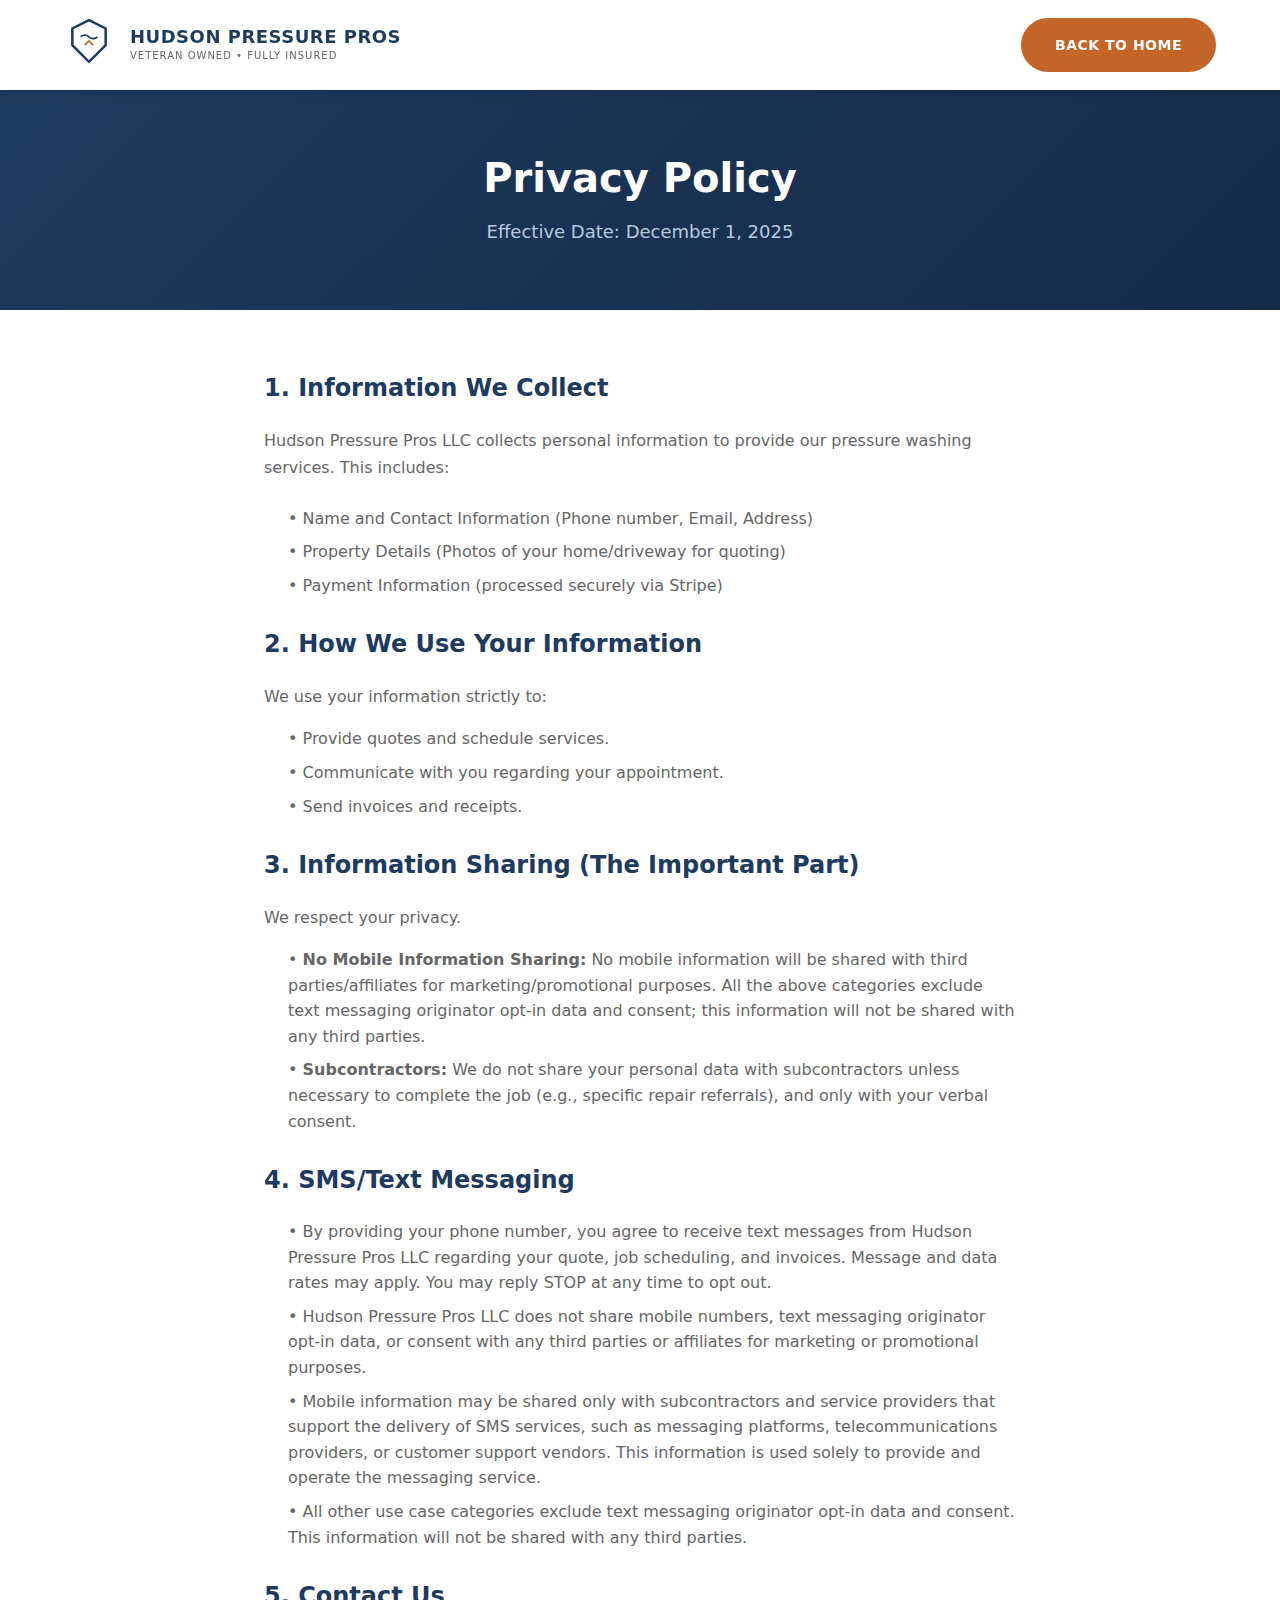
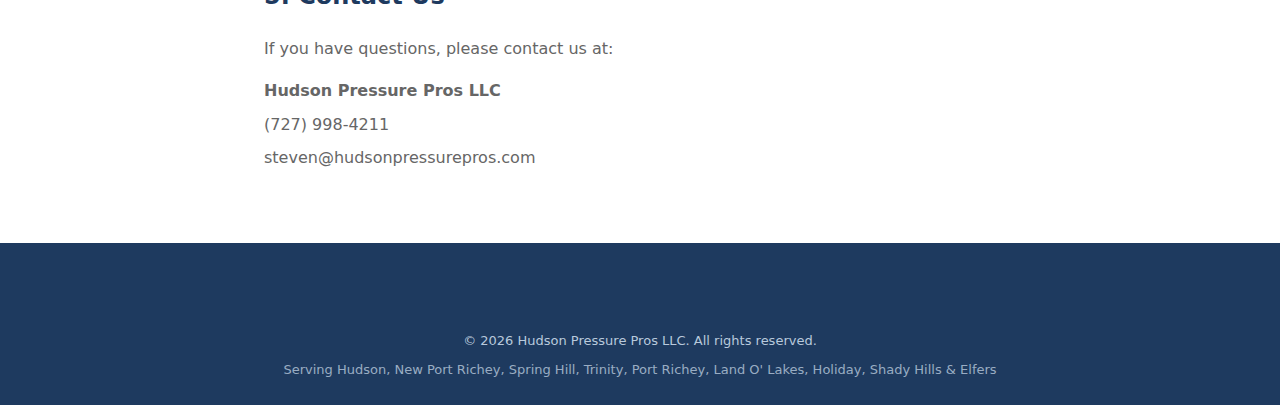
<file: privacy-policy.html>
<!DOCTYPE html>
<html lang="en">
<head>
    <meta charset="UTF-8">
    <meta name="viewport" content="width=device-width, initial-scale=1.0">
    <title>Privacy Policy | Hudson Pressure Pros</title>
    <meta name="robots" content="noindex, follow">
    <link rel="stylesheet" href="styles.css">
    <link rel="icon" type="image/svg+xml" href="images/favicon.svg">
</head>
<body>
    <a href="#main-content" class="skip-link">Skip to main content</a>

    <!-- Header -->
    <header class="header">
        <div class="container header-content">
            <a href="/" class="logo">
                <div class="logo-icon">
                    <svg viewBox="0 0 60 60" width="50" height="50">
                        <path d="M30 5L50 15V35L30 55L10 35V15L30 5Z" stroke="#1e3a5f" stroke-width="3" fill="white"/>
                        <path d="M20 25C20 25 25 20 30 25C35 30 40 25 40 25" stroke="#1e3a5f" stroke-width="2" fill="none"/>
                        <path d="M25 35L30 30L35 35" stroke="#c4652a" stroke-width="2" fill="none"/>
                    </svg>
                </div>
                <div class="logo-text">
                    <span class="logo-name">HUDSON PRESSURE PROS</span>
                    <span class="logo-tagline">VETERAN OWNED &bull; FULLY INSURED</span>
                </div>
            </a>
            <a href="/" class="btn btn-primary">Back to Home</a>
        </div>
    </header>

    <main id="main-content">
        <section class="page-hero">
            <div class="container">
                <h1>Privacy Policy</h1>
                <p>Effective Date: December 1, 2025</p>
            </div>
        </section>

        <section style="padding: 64px 0; background-color: #fff;">
            <div class="container" style="max-width: 800px;">
                <h2 style="font-size: 1.5rem; color: #1e3a5f; margin-bottom: 24px;">1. Information We Collect</h2>
                <p style="margin-bottom: 24px; line-height: 1.7; color: #666;">Hudson Pressure Pros LLC collects personal information to provide our pressure washing services. This includes:</p>
                <ul style="margin-bottom: 32px; padding-left: 24px;">
                    <li style="margin-bottom: 8px; color: #666;">• Name and Contact Information (Phone number, Email, Address)</li>
                    <li style="margin-bottom: 8px; color: #666;">• Property Details (Photos of your home/driveway for quoting)</li>
                    <li style="margin-bottom: 8px; color: #666;">• Payment Information (processed securely via Stripe)</li>
                </ul>

                <h2 style="font-size: 1.5rem; color: #1e3a5f; margin-bottom: 24px;">2. How We Use Your Information</h2>
                <p style="margin-bottom: 16px; line-height: 1.7; color: #666;">We use your information strictly to:</p>
                <ul style="margin-bottom: 32px; padding-left: 24px;">
                    <li style="margin-bottom: 8px; color: #666;">• Provide quotes and schedule services.</li>
                    <li style="margin-bottom: 8px; color: #666;">• Communicate with you regarding your appointment.</li>
                    <li style="margin-bottom: 8px; color: #666;">• Send invoices and receipts.</li>
                </ul>

                <h2 style="font-size: 1.5rem; color: #1e3a5f; margin-bottom: 24px;">3. Information Sharing (The Important Part)</h2>
                <p style="margin-bottom: 16px; line-height: 1.7; color: #666;">We respect your privacy.</p>
                <ul style="margin-bottom: 32px; padding-left: 24px;">
                    <li style="margin-bottom: 8px; color: #666;">• <strong>No Mobile Information Sharing:</strong> No mobile information will be shared with third parties/affiliates for marketing/promotional purposes. All the above categories exclude text messaging originator opt-in data and consent; this information will not be shared with any third parties.</li>
                    <li style="margin-bottom: 8px; color: #666;">• <strong>Subcontractors:</strong> We do not share your personal data with subcontractors unless necessary to complete the job (e.g., specific repair referrals), and only with your verbal consent.</li>
                </ul>

                <h2 style="font-size: 1.5rem; color: #1e3a5f; margin-bottom: 24px;">4. SMS/Text Messaging</h2>
                <ul style="margin-bottom: 32px; padding-left: 24px;">
                    <li style="margin-bottom: 8px; color: #666;">• By providing your phone number, you agree to receive text messages from Hudson Pressure Pros LLC regarding your quote, job scheduling, and invoices. Message and data rates may apply. You may reply STOP at any time to opt out.</li>
                    <li style="margin-bottom: 8px; color: #666;">• Hudson Pressure Pros LLC does not share mobile numbers, text messaging originator opt-in data, or consent with any third parties or affiliates for marketing or promotional purposes.</li>
                    <li style="margin-bottom: 8px; color: #666;">• Mobile information may be shared only with subcontractors and service providers that support the delivery of SMS services, such as messaging platforms, telecommunications providers, or customer support vendors. This information is used solely to provide and operate the messaging service.</li>
                    <li style="margin-bottom: 8px; color: #666;">• All other use case categories exclude text messaging originator opt-in data and consent. This information will not be shared with any third parties.</li>
                </ul>

                <h2 style="font-size: 1.5rem; color: #1e3a5f; margin-bottom: 24px;">5. Contact Us</h2>
                <p style="margin-bottom: 16px; line-height: 1.7; color: #666;">If you have questions, please contact us at:</p>
                <p style="margin-bottom: 8px; color: #666;"><strong>Hudson Pressure Pros LLC</strong></p>
                <p style="margin-bottom: 8px; color: #666;">(727) 998-4211</p>
                <p style="margin-bottom: 8px; color: #666;">steven@hudsonpressurepros.com</p>
            </div>
        </section>
    </main>

    <!-- Footer -->
    <footer class="footer">
        <div class="container">
            <div class="footer-bottom">
                <p>&copy; 2026 Hudson Pressure Pros LLC. All rights reserved.</p>
                <p class="footer-service-areas">Serving Hudson, New Port Richey, Spring Hill, Trinity, Port Richey, Land O' Lakes, Holiday, Shady Hills &amp; Elfers</p>
            </div>
        </div>
    </footer>

    <script>document.getElementById('current-year')?.textContent = new Date().getFullYear();</script>
</body>
</html>
</file>
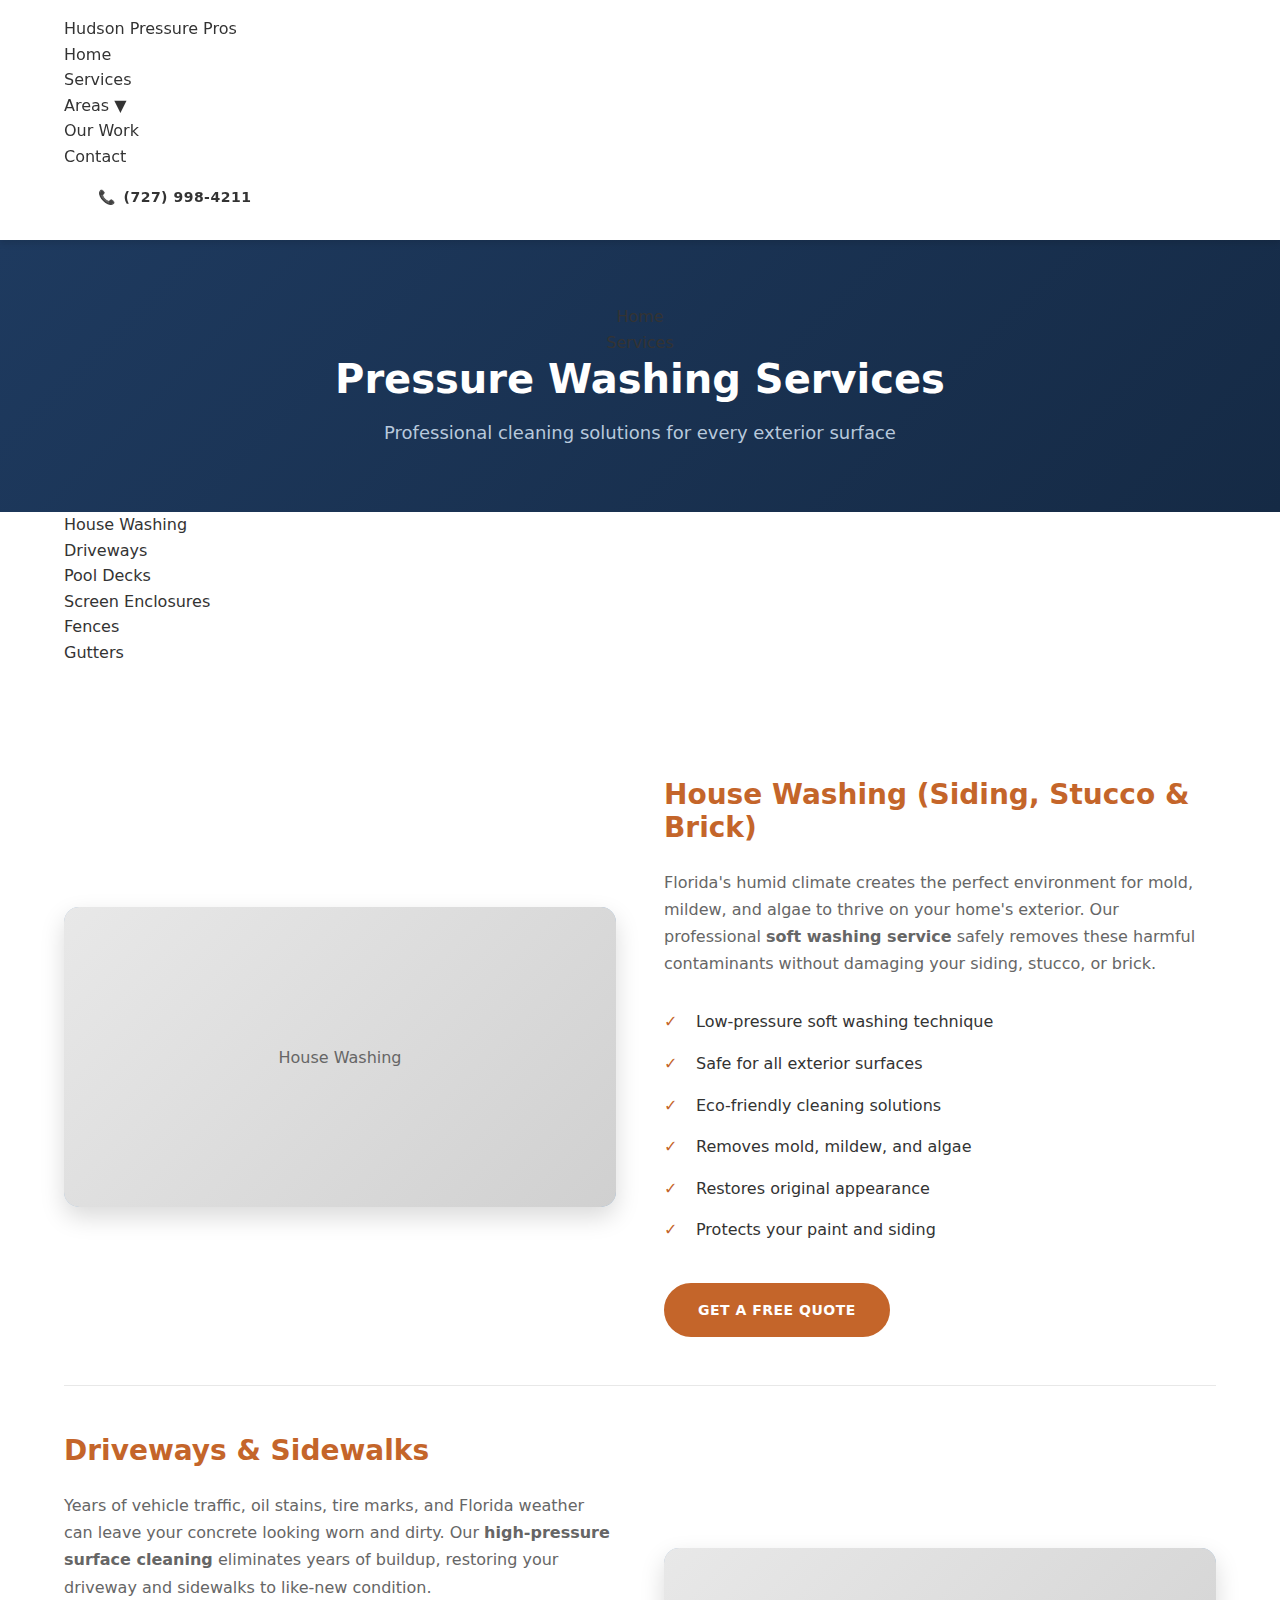
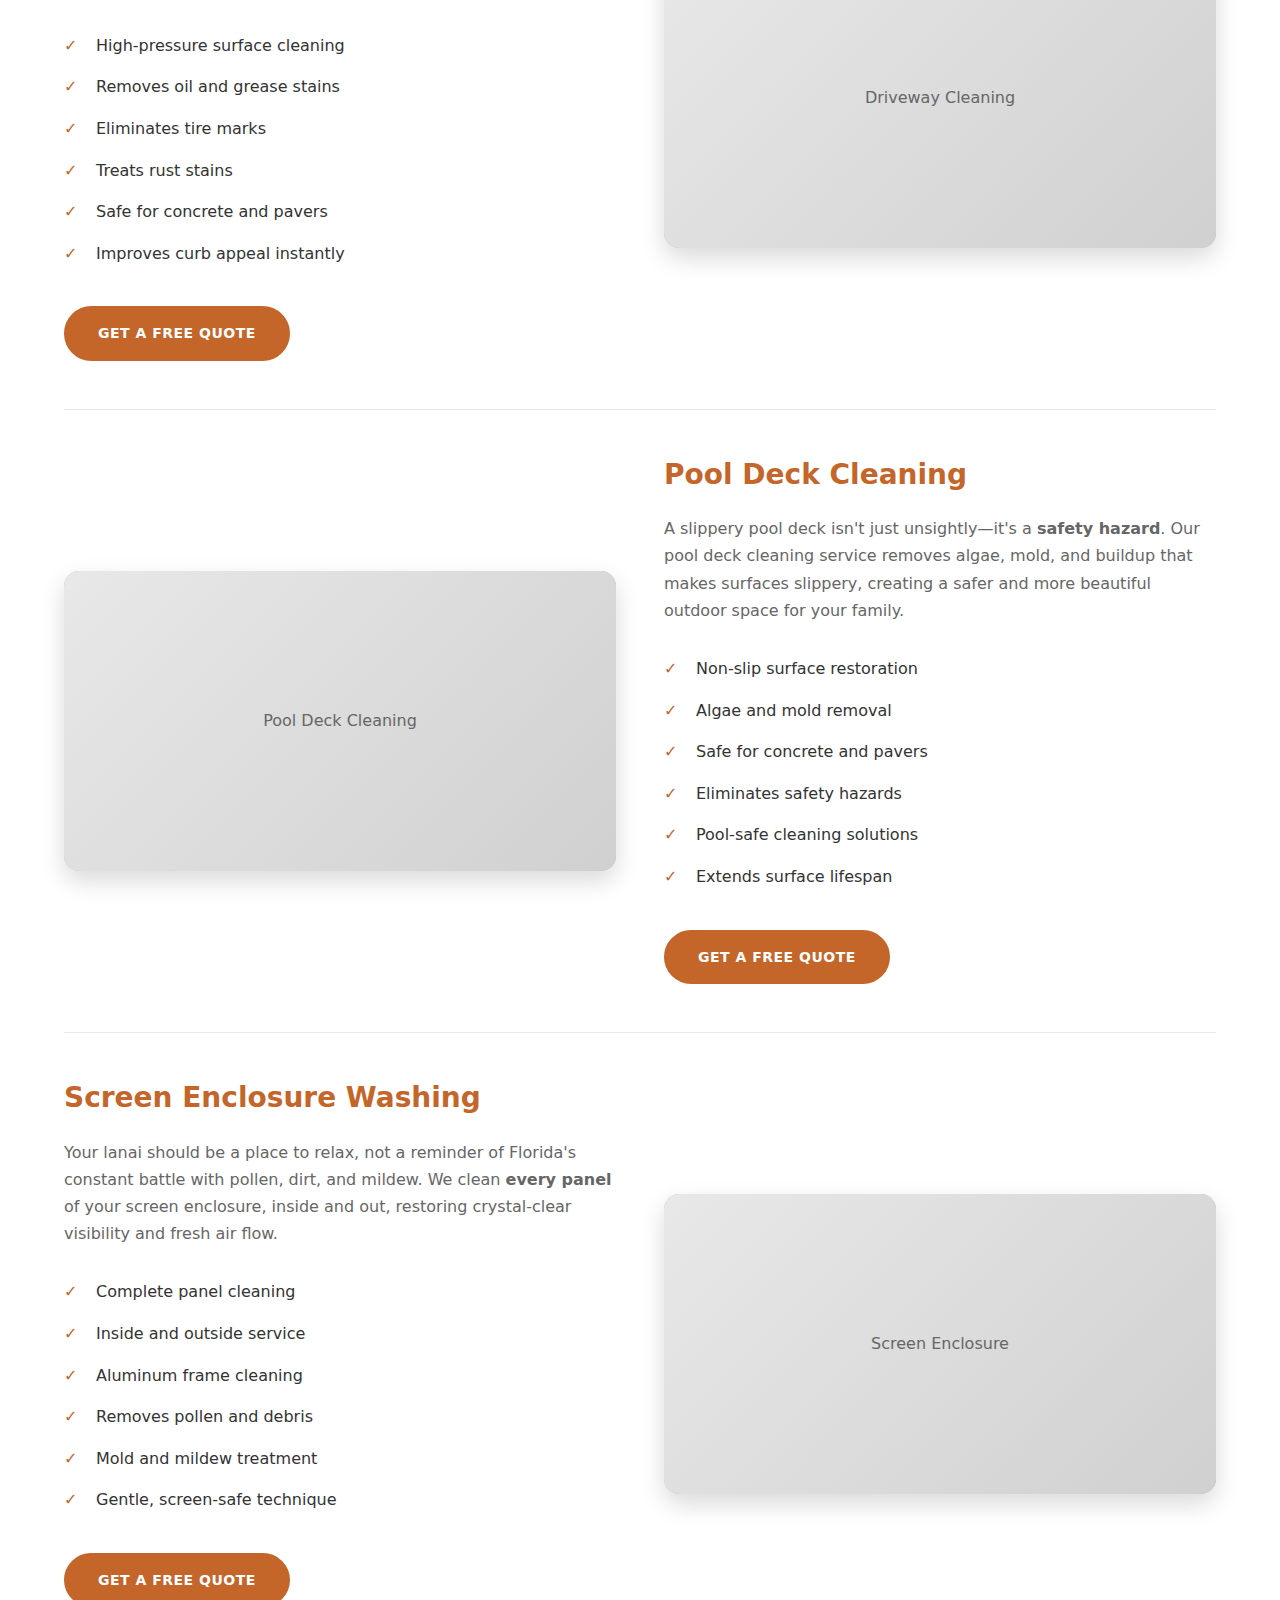
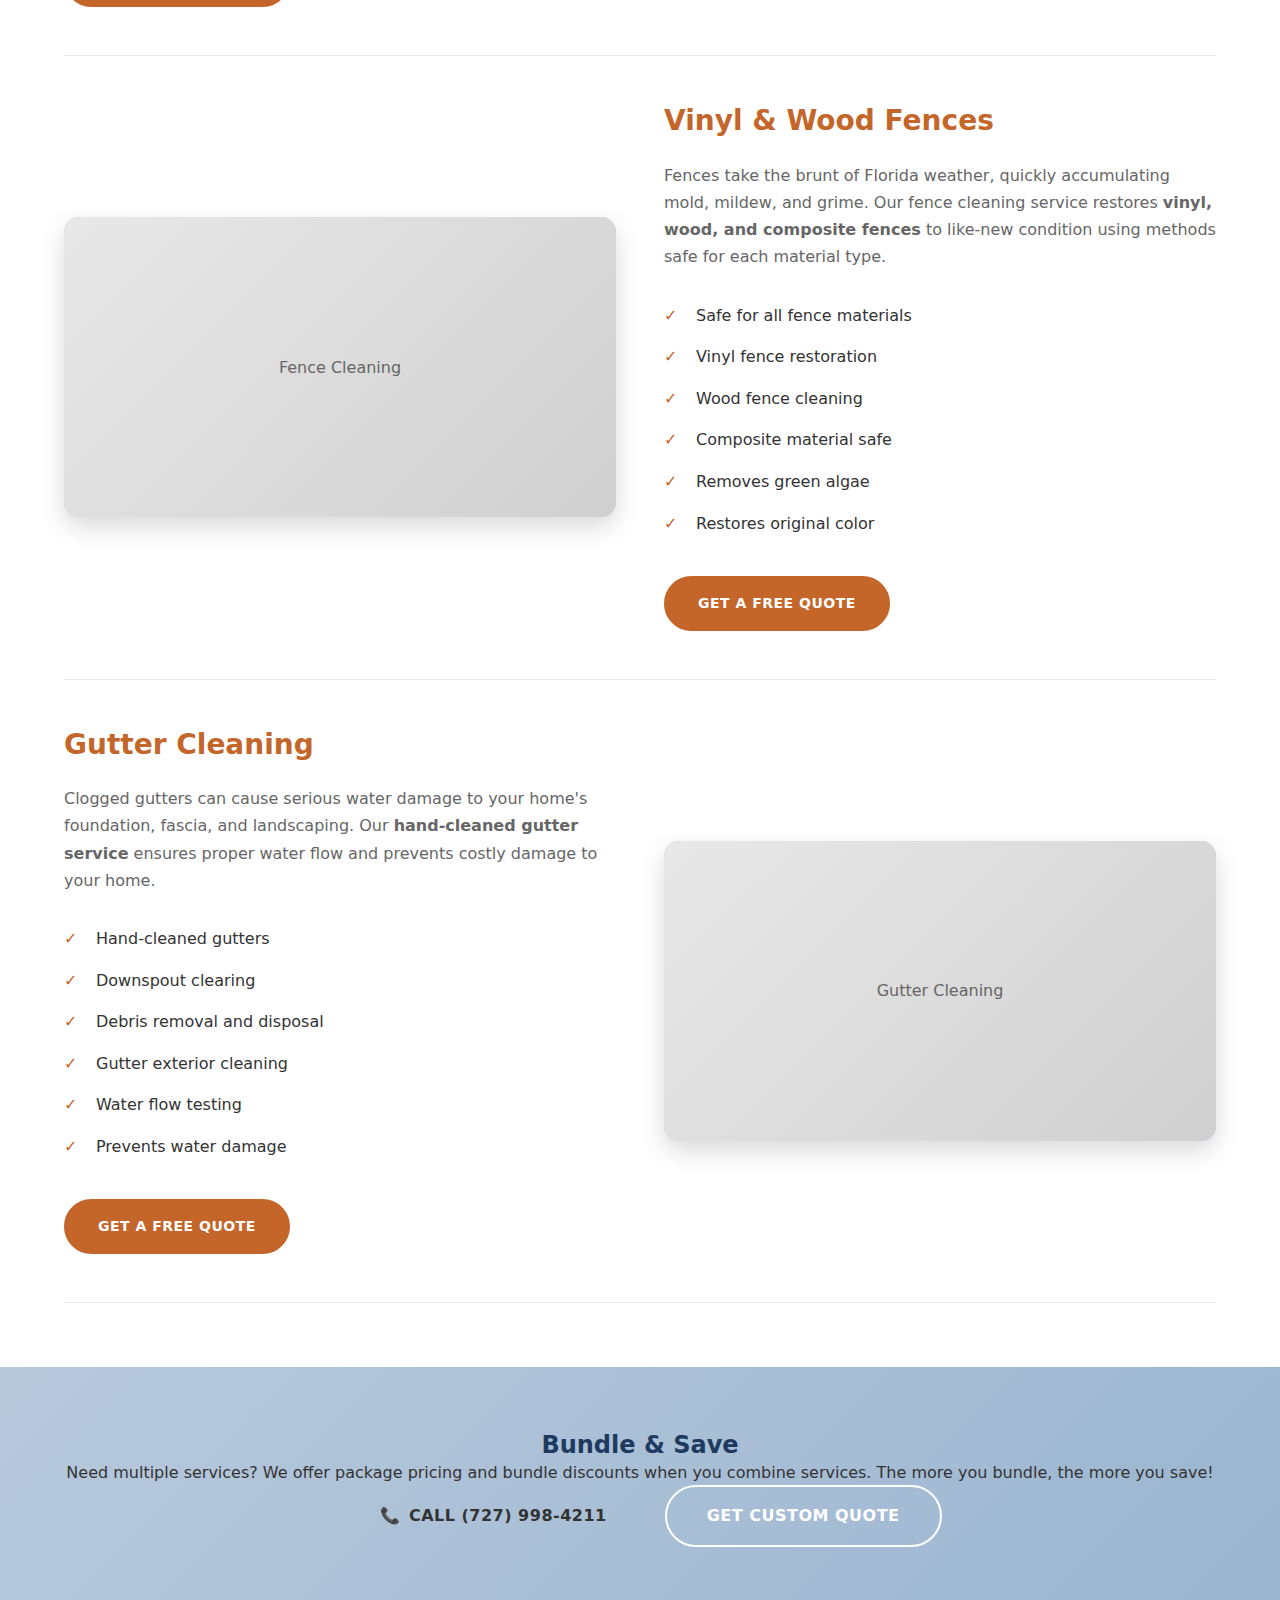
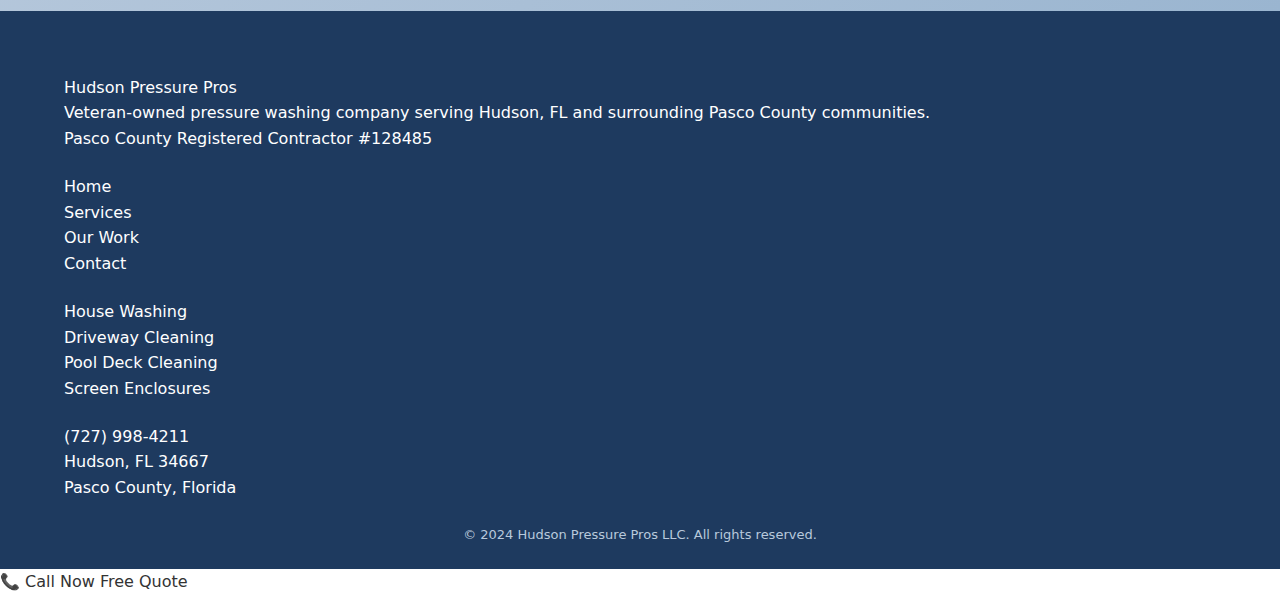
<file: services.html>
<!DOCTYPE html>
<html lang="en">
<head>
    <meta charset="UTF-8">
    <meta name="viewport" content="width=device-width, initial-scale=1.0">
    <meta name="description" content="Professional pressure washing services in Hudson, FL. House soft washing, driveway cleaning, pool deck restoration, screen enclosures, fence cleaning & gutters. Free quotes!">
    <meta name="keywords" content="pressure washing services Hudson FL, soft washing, driveway cleaning, pool deck cleaning, screen enclosure washing, fence cleaning, gutter cleaning Pasco County">
    <meta name="robots" content="index, follow">
    <meta name="author" content="Hudson Pressure Pros LLC">

    <!-- Geo Tags -->
    <meta name="geo.region" content="US-FL">
    <meta name="geo.placename" content="Hudson, Florida">
    <meta name="geo.position" content="28.3647;-82.6932">
    <meta name="ICBM" content="28.3647, -82.6932">

    <!-- Open Graph -->
    <meta property="og:title" content="Pressure Washing Services | Hudson Pressure Pros">
    <meta property="og:description" content="Professional pressure washing services in Hudson, FL. House washing, driveways, pool decks & more. Veteran-owned, $2M insured.">
    <meta property="og:type" content="website">
    <meta property="og:url" content="https://hudsonpressurepros.com/services.html">
    <meta property="og:locale" content="en_US">

    <!-- Twitter Card -->
    <meta name="twitter:card" content="summary_large_image">
    <meta name="twitter:title" content="Pressure Washing Services | Hudson Pressure Pros">
    <meta name="twitter:description" content="Professional pressure washing in Hudson, FL. Veteran-owned, $2M insured.">

    <title>Pressure Washing Services Hudson FL | Soft Washing | Hudson Pressure Pros</title>

    <link rel="canonical" href="https://hudsonpressurepros.com/services.html">
    <link rel="stylesheet" href="styles.css">

    <!-- Service Schema -->
    <script type="application/ld+json">
    {
        "@context": "https://schema.org",
        "@type": "ItemList",
        "name": "Pressure Washing Services",
        "description": "Professional pressure washing and soft washing services offered by Hudson Pressure Pros",
        "numberOfItems": 6,
        "itemListElement": [
            {
                "@type": "Service",
                "position": 1,
                "name": "House Soft Washing",
                "description": "Low-pressure soft washing for home exteriors including vinyl siding, stucco, and brick. Safe removal of mold, mildew, and algae.",
                "provider": {
                    "@type": "LocalBusiness",
                    "name": "Hudson Pressure Pros"
                },
                "areaServed": {
                    "@type": "State",
                    "name": "Florida"
                },
                "url": "https://hudsonpressurepros.com/services.html#house-washing"
            },
            {
                "@type": "Service",
                "position": 2,
                "name": "Driveway & Sidewalk Cleaning",
                "description": "High-pressure surface cleaning for concrete driveways and sidewalks. Removes oil stains, tire marks, and organic growth.",
                "provider": {
                    "@type": "LocalBusiness",
                    "name": "Hudson Pressure Pros"
                },
                "url": "https://hudsonpressurepros.com/services.html#driveway"
            },
            {
                "@type": "Service",
                "position": 3,
                "name": "Pool Deck Cleaning",
                "description": "Safe pool deck and patio pressure washing. Removes algae and restores slip-resistant surfaces.",
                "provider": {
                    "@type": "LocalBusiness",
                    "name": "Hudson Pressure Pros"
                },
                "url": "https://hudsonpressurepros.com/services.html#pool-deck"
            },
            {
                "@type": "Service",
                "position": 4,
                "name": "Screen Enclosure Washing",
                "description": "Complete lanai and screen enclosure cleaning. Interior and exterior panel washing with aluminum frame cleaning.",
                "provider": {
                    "@type": "LocalBusiness",
                    "name": "Hudson Pressure Pros"
                },
                "url": "https://hudsonpressurepros.com/services.html#screen-enclosure"
            },
            {
                "@type": "Service",
                "position": 5,
                "name": "Fence Cleaning",
                "description": "Vinyl, wood, and composite fence restoration. Safe cleaning methods for all fence materials.",
                "provider": {
                    "@type": "LocalBusiness",
                    "name": "Hudson Pressure Pros"
                },
                "url": "https://hudsonpressurepros.com/services.html#fence"
            },
            {
                "@type": "Service",
                "position": 6,
                "name": "Gutter Cleaning",
                "description": "Hand-cleaned gutters with downspout clearing. Includes gutter exterior brightening and water flow testing.",
                "provider": {
                    "@type": "LocalBusiness",
                    "name": "Hudson Pressure Pros"
                },
                "url": "https://hudsonpressurepros.com/services.html#gutter"
            }
        ]
    }
    </script>

    <!-- Breadcrumb Schema -->
    <script type="application/ld+json">
    {
        "@context": "https://schema.org",
        "@type": "BreadcrumbList",
        "itemListElement": [
            {"@type": "ListItem", "position": 1, "name": "Home", "item": "https://hudsonpressurepros.com/"},
            {"@type": "ListItem", "position": 2, "name": "Services", "item": "https://hudsonpressurepros.com/services.html"}
        ]
    }
    </script>
</head>
<body>
    <!-- Skip Navigation -->
    <a href="#main-content" class="skip-link">Skip to main content</a>

    <!-- Header -->
    <header class="header">
        <div class="container header-container">
            <a href="index.html" class="logo" aria-label="Hudson Pressure Pros - Home">
                <span class="logo-text">Hudson Pressure Pros</span>
            </a>

            <nav class="main-nav" id="main-nav" aria-label="Main navigation">
                <ul class="nav-list">
                    <li><a href="index.html">Home</a></li>
                    <li><a href="services.html" aria-current="page">Services</a></li>
                    <li class="nav-dropdown">
                        <a href="#" class="dropdown-toggle" aria-expanded="false" aria-haspopup="true">
                            Areas <span class="dropdown-arrow" aria-hidden="true">▼</span>
                        </a>
                        <ul class="dropdown-menu" role="menu">
                            <li><a href="areas/hudson-fl.html" role="menuitem">Hudson, FL</a></li>
                            <li><a href="areas/new-port-richey-fl.html" role="menuitem">New Port Richey, FL</a></li>
                            <li><a href="areas/spring-hill-fl.html" role="menuitem">Spring Hill, FL</a></li>
                            <li><a href="areas/land-o-lakes-fl.html" role="menuitem">Land O' Lakes, FL</a></li>
                            <li><a href="areas/trinity-fl.html" role="menuitem">Trinity, FL</a></li>
                            <li><a href="areas/port-richey-fl.html" role="menuitem">Port Richey, FL</a></li>
                        </ul>
                    </li>
                    <li><a href="our-work.html">Our Work</a></li>
                    <li><a href="contact.html">Contact</a></li>
                </ul>
            </nav>

            <a href="tel:+17279984211" class="btn btn-header">
                <span aria-hidden="true">📞</span> (727) 998-4211
            </a>

            <button class="mobile-menu-btn" id="mobile-menu-btn" aria-label="Open menu" aria-expanded="false" aria-controls="main-nav">
                <span class="hamburger-line"></span>
                <span class="hamburger-line"></span>
                <span class="hamburger-line"></span>
            </button>
        </div>
    </header>

    <main id="main-content">
        <!-- Page Hero -->
        <section class="page-hero">
            <div class="container">
                <nav class="breadcrumb" aria-label="Breadcrumb">
                    <ol>
                        <li><a href="index.html">Home</a></li>
                        <li aria-current="page">Services</li>
                    </ol>
                </nav>

                <h1>Pressure Washing Services</h1>
                <p>Professional cleaning solutions for every exterior surface</p>
            </div>
        </section>

        <!-- Services Navigation -->
        <nav class="services-nav" aria-label="Services quick navigation">
            <div class="container">
                <ul class="services-nav-list">
                    <li><a href="#house-washing">House Washing</a></li>
                    <li><a href="#driveway">Driveways</a></li>
                    <li><a href="#pool-deck">Pool Decks</a></li>
                    <li><a href="#screen-enclosure">Screen Enclosures</a></li>
                    <li><a href="#fence">Fences</a></li>
                    <li><a href="#gutter">Gutters</a></li>
                </ul>
            </div>
        </nav>

        <!-- Services Detail Section -->
        <section class="services-detail section">
            <div class="container">
                <!-- House Washing -->
                <article class="service-detail-card" id="house-washing">
                    <div class="service-detail-image">
                        <div class="placeholder-image" style="background: linear-gradient(135deg, #e8e8e8 0%, #d0d0d0 100%); height: 300px; display: flex; align-items: center; justify-content: center; border-radius: var(--radius-lg);">
                            <span style="color: #666;">House Washing</span>
                        </div>
                    </div>
                    <div class="service-detail-content">
                        <h2>House Washing (Siding, Stucco & Brick)</h2>
                        <p>Florida's humid climate creates the perfect environment for mold, mildew, and algae to thrive on your home's exterior. Our professional <strong>soft washing service</strong> safely removes these harmful contaminants without damaging your siding, stucco, or brick.</p>

                        <ul class="service-features" role="list">
                            <li>Low-pressure soft washing technique</li>
                            <li>Safe for all exterior surfaces</li>
                            <li>Eco-friendly cleaning solutions</li>
                            <li>Removes mold, mildew, and algae</li>
                            <li>Restores original appearance</li>
                            <li>Protects your paint and siding</li>
                        </ul>

                        <a href="contact.html" class="btn btn-primary">Get a Free Quote</a>
                    </div>
                </article>

                <!-- Driveways -->
                <article class="service-detail-card reverse" id="driveway">
                    <div class="service-detail-image">
                        <div class="placeholder-image" style="background: linear-gradient(135deg, #e8e8e8 0%, #d0d0d0 100%); height: 300px; display: flex; align-items: center; justify-content: center; border-radius: var(--radius-lg);">
                            <span style="color: #666;">Driveway Cleaning</span>
                        </div>
                    </div>
                    <div class="service-detail-content">
                        <h2>Driveways & Sidewalks</h2>
                        <p>Years of vehicle traffic, oil stains, tire marks, and Florida weather can leave your concrete looking worn and dirty. Our <strong>high-pressure surface cleaning</strong> eliminates years of buildup, restoring your driveway and sidewalks to like-new condition.</p>

                        <ul class="service-features" role="list">
                            <li>High-pressure surface cleaning</li>
                            <li>Removes oil and grease stains</li>
                            <li>Eliminates tire marks</li>
                            <li>Treats rust stains</li>
                            <li>Safe for concrete and pavers</li>
                            <li>Improves curb appeal instantly</li>
                        </ul>

                        <a href="contact.html" class="btn btn-primary">Get a Free Quote</a>
                    </div>
                </article>

                <!-- Pool Deck -->
                <article class="service-detail-card" id="pool-deck">
                    <div class="service-detail-image">
                        <div class="placeholder-image" style="background: linear-gradient(135deg, #e8e8e8 0%, #d0d0d0 100%); height: 300px; display: flex; align-items: center; justify-content: center; border-radius: var(--radius-lg);">
                            <span style="color: #666;">Pool Deck Cleaning</span>
                        </div>
                    </div>
                    <div class="service-detail-content">
                        <h2>Pool Deck Cleaning</h2>
                        <p>A slippery pool deck isn't just unsightly—it's a <strong>safety hazard</strong>. Our pool deck cleaning service removes algae, mold, and buildup that makes surfaces slippery, creating a safer and more beautiful outdoor space for your family.</p>

                        <ul class="service-features" role="list">
                            <li>Non-slip surface restoration</li>
                            <li>Algae and mold removal</li>
                            <li>Safe for concrete and pavers</li>
                            <li>Eliminates safety hazards</li>
                            <li>Pool-safe cleaning solutions</li>
                            <li>Extends surface lifespan</li>
                        </ul>

                        <a href="contact.html" class="btn btn-primary">Get a Free Quote</a>
                    </div>
                </article>

                <!-- Screen Enclosure -->
                <article class="service-detail-card reverse" id="screen-enclosure">
                    <div class="service-detail-image">
                        <div class="placeholder-image" style="background: linear-gradient(135deg, #e8e8e8 0%, #d0d0d0 100%); height: 300px; display: flex; align-items: center; justify-content: center; border-radius: var(--radius-lg);">
                            <span style="color: #666;">Screen Enclosure</span>
                        </div>
                    </div>
                    <div class="service-detail-content">
                        <h2>Screen Enclosure Washing</h2>
                        <p>Your lanai should be a place to relax, not a reminder of Florida's constant battle with pollen, dirt, and mildew. We clean <strong>every panel</strong> of your screen enclosure, inside and out, restoring crystal-clear visibility and fresh air flow.</p>

                        <ul class="service-features" role="list">
                            <li>Complete panel cleaning</li>
                            <li>Inside and outside service</li>
                            <li>Aluminum frame cleaning</li>
                            <li>Removes pollen and debris</li>
                            <li>Mold and mildew treatment</li>
                            <li>Gentle, screen-safe technique</li>
                        </ul>

                        <a href="contact.html" class="btn btn-primary">Get a Free Quote</a>
                    </div>
                </article>

                <!-- Fences -->
                <article class="service-detail-card" id="fence">
                    <div class="service-detail-image">
                        <div class="placeholder-image" style="background: linear-gradient(135deg, #e8e8e8 0%, #d0d0d0 100%); height: 300px; display: flex; align-items: center; justify-content: center; border-radius: var(--radius-lg);">
                            <span style="color: #666;">Fence Cleaning</span>
                        </div>
                    </div>
                    <div class="service-detail-content">
                        <h2>Vinyl & Wood Fences</h2>
                        <p>Fences take the brunt of Florida weather, quickly accumulating mold, mildew, and grime. Our fence cleaning service restores <strong>vinyl, wood, and composite fences</strong> to like-new condition using methods safe for each material type.</p>

                        <ul class="service-features" role="list">
                            <li>Safe for all fence materials</li>
                            <li>Vinyl fence restoration</li>
                            <li>Wood fence cleaning</li>
                            <li>Composite material safe</li>
                            <li>Removes green algae</li>
                            <li>Restores original color</li>
                        </ul>

                        <a href="contact.html" class="btn btn-primary">Get a Free Quote</a>
                    </div>
                </article>

                <!-- Gutters -->
                <article class="service-detail-card reverse" id="gutter">
                    <div class="service-detail-image">
                        <div class="placeholder-image" style="background: linear-gradient(135deg, #e8e8e8 0%, #d0d0d0 100%); height: 300px; display: flex; align-items: center; justify-content: center; border-radius: var(--radius-lg);">
                            <span style="color: #666;">Gutter Cleaning</span>
                        </div>
                    </div>
                    <div class="service-detail-content">
                        <h2>Gutter Cleaning</h2>
                        <p>Clogged gutters can cause serious water damage to your home's foundation, fascia, and landscaping. Our <strong>hand-cleaned gutter service</strong> ensures proper water flow and prevents costly damage to your home.</p>

                        <ul class="service-features" role="list">
                            <li>Hand-cleaned gutters</li>
                            <li>Downspout clearing</li>
                            <li>Debris removal and disposal</li>
                            <li>Gutter exterior cleaning</li>
                            <li>Water flow testing</li>
                            <li>Prevents water damage</li>
                        </ul>

                        <a href="contact.html" class="btn btn-primary">Get a Free Quote</a>
                    </div>
                </article>
            </div>
        </section>

        <!-- Bundle CTA -->
        <section class="section cta-section">
            <div class="container">
                <div class="cta-content">
                    <h2>Bundle & Save</h2>
                    <p>Need multiple services? We offer package pricing and bundle discounts when you combine services. The more you bundle, the more you save!</p>

                    <div class="cta-buttons">
                        <a href="tel:+17279984211" class="btn btn-secondary btn-lg">
                            <span aria-hidden="true">📞</span> Call (727) 998-4211
                        </a>
                        <a href="contact.html" class="btn btn-outline-light btn-lg">
                            Get Custom Quote
                        </a>
                    </div>
                </div>
            </div>
        </section>
    </main>

    <!-- Footer -->
    <footer class="footer">
        <div class="container">
            <div class="footer-grid">
                <div class="footer-brand">
                    <span class="footer-logo">Hudson Pressure Pros</span>
                    <p>Veteran-owned pressure washing company serving Hudson, FL and surrounding Pasco County communities.</p>
                    <p class="footer-license">Pasco County Registered Contractor #128485</p>
                </div>

                <div class="footer-links">
                    <h3>Quick Links</h3>
                    <ul>
                        <li><a href="index.html">Home</a></li>
                        <li><a href="services.html">Services</a></li>
                        <li><a href="our-work.html">Our Work</a></li>
                        <li><a href="contact.html">Contact</a></li>
                    </ul>
                </div>

                <div class="footer-links">
                    <h3>Services</h3>
                    <ul>
                        <li><a href="#house-washing">House Washing</a></li>
                        <li><a href="#driveway">Driveway Cleaning</a></li>
                        <li><a href="#pool-deck">Pool Deck Cleaning</a></li>
                        <li><a href="#screen-enclosure">Screen Enclosures</a></li>
                    </ul>
                </div>

                <div class="footer-contact">
                    <h3>Contact Us</h3>
                    <p><a href="tel:+17279984211">(727) 998-4211</a></p>
                    <p>Hudson, FL 34667</p>
                    <p>Pasco County, Florida</p>
                </div>
            </div>

            <div class="footer-bottom">
                <p>&copy; 2024 Hudson Pressure Pros LLC. All rights reserved.</p>
            </div>
        </div>
    </footer>

    <!-- Mobile CTA -->
    <div class="mobile-cta" id="mobile-cta" aria-hidden="true">
        <a href="tel:+17279984211" class="mobile-cta-btn">
            <span aria-hidden="true">📞</span> Call Now
        </a>
        <a href="contact.html" class="mobile-cta-btn mobile-cta-quote">
            Free Quote
        </a>
    </div>

    <script src="script.js"></script>
</body>
</html>
</file>
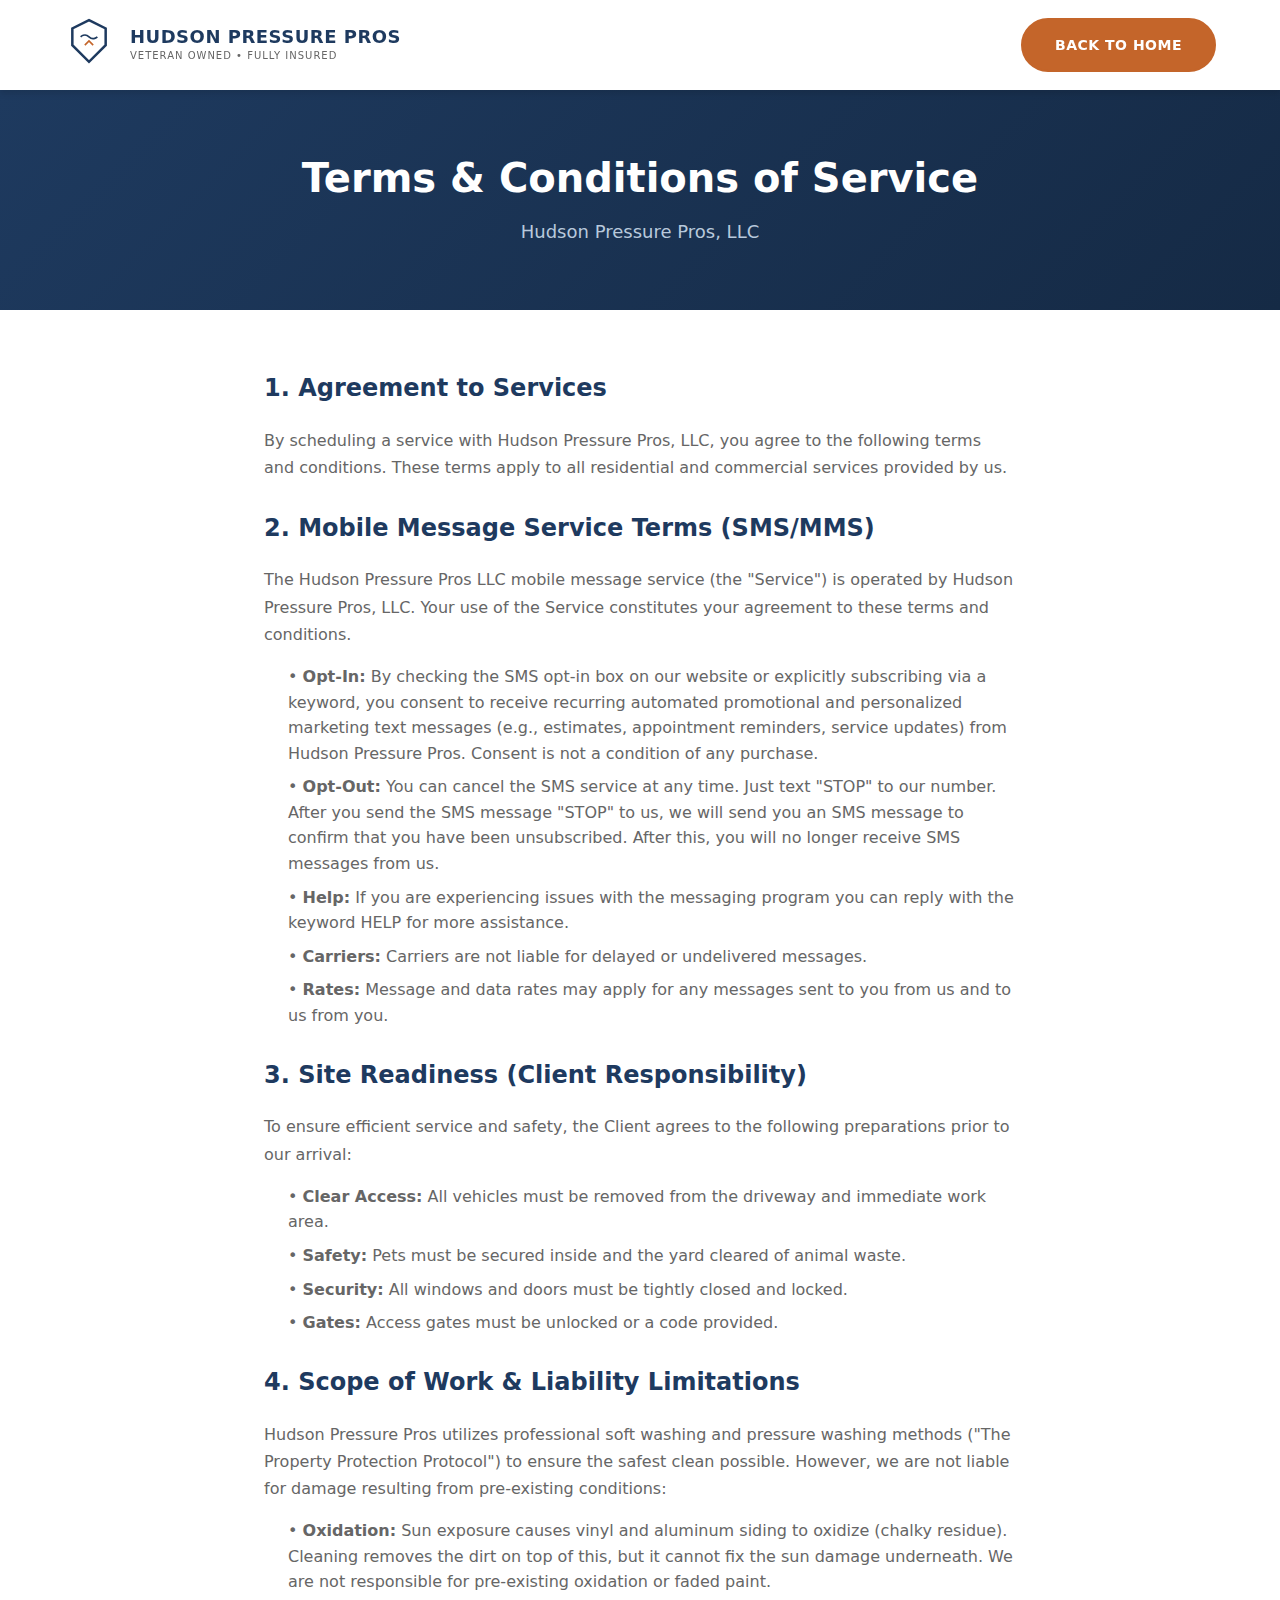
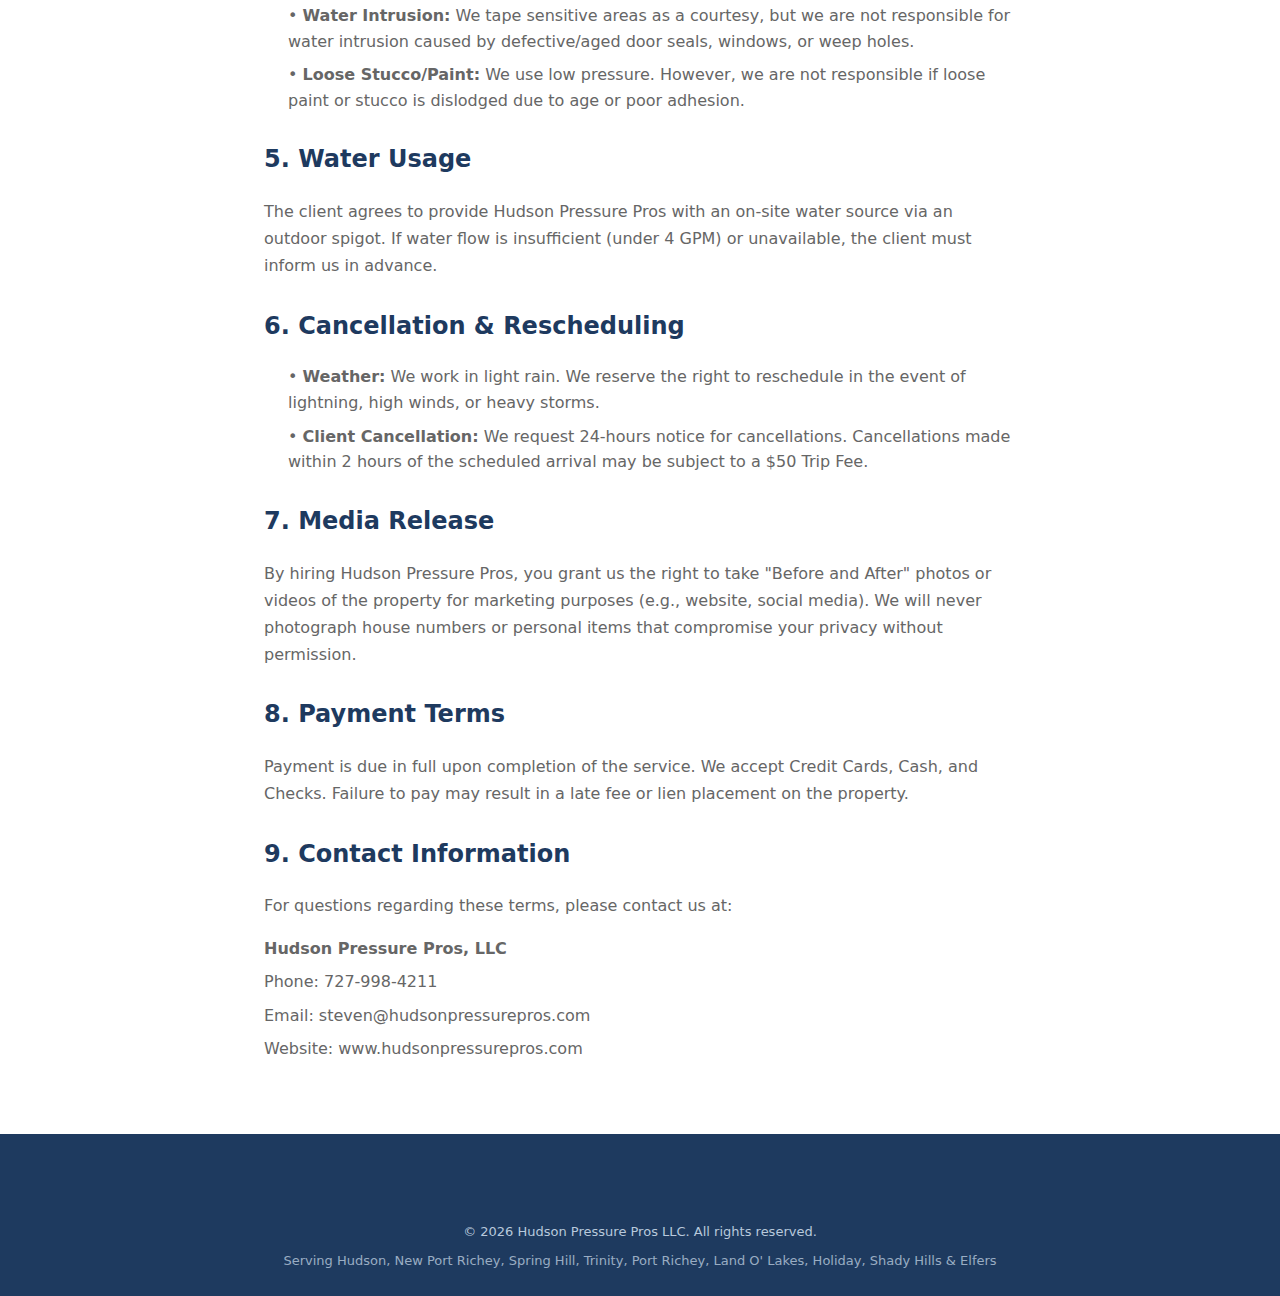
<file: terms-conditions.html>
<!DOCTYPE html>
<html lang="en">
<head>
    <meta charset="UTF-8">
    <meta name="viewport" content="width=device-width, initial-scale=1.0">
    <title>Terms & Conditions | Hudson Pressure Pros</title>
    <meta name="robots" content="noindex, follow">
    <link rel="stylesheet" href="styles.css">
    <link rel="icon" type="image/svg+xml" href="images/favicon.svg">
</head>
<body>
    <a href="#main-content" class="skip-link">Skip to main content</a>

    <!-- Header -->
    <header class="header">
        <div class="container header-content">
            <a href="/" class="logo">
                <div class="logo-icon">
                    <svg viewBox="0 0 60 60" width="50" height="50">
                        <path d="M30 5L50 15V35L30 55L10 35V15L30 5Z" stroke="#1e3a5f" stroke-width="3" fill="white"/>
                        <path d="M20 25C20 25 25 20 30 25C35 30 40 25 40 25" stroke="#1e3a5f" stroke-width="2" fill="none"/>
                        <path d="M25 35L30 30L35 35" stroke="#c4652a" stroke-width="2" fill="none"/>
                    </svg>
                </div>
                <div class="logo-text">
                    <span class="logo-name">HUDSON PRESSURE PROS</span>
                    <span class="logo-tagline">VETERAN OWNED &bull; FULLY INSURED</span>
                </div>
            </a>
            <a href="/" class="btn btn-primary">Back to Home</a>
        </div>
    </header>

    <main id="main-content">
        <section class="page-hero">
            <div class="container">
                <h1>Terms & Conditions of Service</h1>
                <p>Hudson Pressure Pros, LLC</p>
            </div>
        </section>

        <section style="padding: 64px 0; background-color: #fff;">
            <div class="container" style="max-width: 800px;">
                <h2 style="font-size: 1.5rem; color: #1e3a5f; margin-bottom: 24px;">1. Agreement to Services</h2>
                <p style="margin-bottom: 32px; line-height: 1.7; color: #666;">By scheduling a service with Hudson Pressure Pros, LLC, you agree to the following terms and conditions. These terms apply to all residential and commercial services provided by us.</p>

                <h2 style="font-size: 1.5rem; color: #1e3a5f; margin-bottom: 24px;">2. Mobile Message Service Terms (SMS/MMS)</h2>
                <p style="margin-bottom: 16px; line-height: 1.7; color: #666;">The Hudson Pressure Pros LLC mobile message service (the "Service") is operated by Hudson Pressure Pros, LLC. Your use of the Service constitutes your agreement to these terms and conditions.</p>
                <ul style="margin-bottom: 32px; padding-left: 24px;">
                    <li style="margin-bottom: 8px; color: #666;">• <strong>Opt-In:</strong> By checking the SMS opt-in box on our website or explicitly subscribing via a keyword, you consent to receive recurring automated promotional and personalized marketing text messages (e.g., estimates, appointment reminders, service updates) from Hudson Pressure Pros. Consent is not a condition of any purchase.</li>
                    <li style="margin-bottom: 8px; color: #666;">• <strong>Opt-Out:</strong> You can cancel the SMS service at any time. Just text "STOP" to our number. After you send the SMS message "STOP" to us, we will send you an SMS message to confirm that you have been unsubscribed. After this, you will no longer receive SMS messages from us.</li>
                    <li style="margin-bottom: 8px; color: #666;">• <strong>Help:</strong> If you are experiencing issues with the messaging program you can reply with the keyword HELP for more assistance.</li>
                    <li style="margin-bottom: 8px; color: #666;">• <strong>Carriers:</strong> Carriers are not liable for delayed or undelivered messages.</li>
                    <li style="margin-bottom: 8px; color: #666;">• <strong>Rates:</strong> Message and data rates may apply for any messages sent to you from us and to us from you.</li>
                </ul>

                <h2 style="font-size: 1.5rem; color: #1e3a5f; margin-bottom: 24px;">3. Site Readiness (Client Responsibility)</h2>
                <p style="margin-bottom: 16px; line-height: 1.7; color: #666;">To ensure efficient service and safety, the Client agrees to the following preparations prior to our arrival:</p>
                <ul style="margin-bottom: 32px; padding-left: 24px;">
                    <li style="margin-bottom: 8px; color: #666;">• <strong>Clear Access:</strong> All vehicles must be removed from the driveway and immediate work area.</li>
                    <li style="margin-bottom: 8px; color: #666;">• <strong>Safety:</strong> Pets must be secured inside and the yard cleared of animal waste.</li>
                    <li style="margin-bottom: 8px; color: #666;">• <strong>Security:</strong> All windows and doors must be tightly closed and locked.</li>
                    <li style="margin-bottom: 8px; color: #666;">• <strong>Gates:</strong> Access gates must be unlocked or a code provided.</li>
                </ul>

                <h2 style="font-size: 1.5rem; color: #1e3a5f; margin-bottom: 24px;">4. Scope of Work & Liability Limitations</h2>
                <p style="margin-bottom: 16px; line-height: 1.7; color: #666;">Hudson Pressure Pros utilizes professional soft washing and pressure washing methods ("The Property Protection Protocol") to ensure the safest clean possible. However, we are not liable for damage resulting from pre-existing conditions:</p>
                <ul style="margin-bottom: 32px; padding-left: 24px;">
                    <li style="margin-bottom: 8px; color: #666;">• <strong>Oxidation:</strong> Sun exposure causes vinyl and aluminum siding to oxidize (chalky residue). Cleaning removes the dirt on top of this, but it cannot fix the sun damage underneath. We are not responsible for pre-existing oxidation or faded paint.</li>
                    <li style="margin-bottom: 8px; color: #666;">• <strong>Water Intrusion:</strong> We tape sensitive areas as a courtesy, but we are not responsible for water intrusion caused by defective/aged door seals, windows, or weep holes.</li>
                    <li style="margin-bottom: 8px; color: #666;">• <strong>Loose Stucco/Paint:</strong> We use low pressure. However, we are not responsible if loose paint or stucco is dislodged due to age or poor adhesion.</li>
                </ul>

                <h2 style="font-size: 1.5rem; color: #1e3a5f; margin-bottom: 24px;">5. Water Usage</h2>
                <p style="margin-bottom: 32px; line-height: 1.7; color: #666;">The client agrees to provide Hudson Pressure Pros with an on-site water source via an outdoor spigot. If water flow is insufficient (under 4 GPM) or unavailable, the client must inform us in advance.</p>

                <h2 style="font-size: 1.5rem; color: #1e3a5f; margin-bottom: 24px;">6. Cancellation & Rescheduling</h2>
                <ul style="margin-bottom: 32px; padding-left: 24px;">
                    <li style="margin-bottom: 8px; color: #666;">• <strong>Weather:</strong> We work in light rain. We reserve the right to reschedule in the event of lightning, high winds, or heavy storms.</li>
                    <li style="margin-bottom: 8px; color: #666;">• <strong>Client Cancellation:</strong> We request 24-hours notice for cancellations. Cancellations made within 2 hours of the scheduled arrival may be subject to a $50 Trip Fee.</li>
                </ul>

                <h2 style="font-size: 1.5rem; color: #1e3a5f; margin-bottom: 24px;">7. Media Release</h2>
                <p style="margin-bottom: 32px; line-height: 1.7; color: #666;">By hiring Hudson Pressure Pros, you grant us the right to take "Before and After" photos or videos of the property for marketing purposes (e.g., website, social media). We will never photograph house numbers or personal items that compromise your privacy without permission.</p>

                <h2 style="font-size: 1.5rem; color: #1e3a5f; margin-bottom: 24px;">8. Payment Terms</h2>
                <p style="margin-bottom: 32px; line-height: 1.7; color: #666;">Payment is due in full upon completion of the service. We accept Credit Cards, Cash, and Checks. Failure to pay may result in a late fee or lien placement on the property.</p>

                <h2 style="font-size: 1.5rem; color: #1e3a5f; margin-bottom: 24px;">9. Contact Information</h2>
                <p style="margin-bottom: 16px; line-height: 1.7; color: #666;">For questions regarding these terms, please contact us at:</p>
                <p style="margin-bottom: 8px; color: #666;"><strong>Hudson Pressure Pros, LLC</strong></p>
                <p style="margin-bottom: 8px; color: #666;">Phone: 727-998-4211</p>
                <p style="margin-bottom: 8px; color: #666;">Email: steven@hudsonpressurepros.com</p>
                <p style="margin-bottom: 8px; color: #666;">Website: www.hudsonpressurepros.com</p>
            </div>
        </section>
    </main>

    <!-- Footer -->
    <footer class="footer">
        <div class="container">
            <div class="footer-bottom">
                <p>&copy; 2026 Hudson Pressure Pros LLC. All rights reserved.</p>
                <p class="footer-service-areas">Serving Hudson, New Port Richey, Spring Hill, Trinity, Port Richey, Land O' Lakes, Holiday, Shady Hills &amp; Elfers</p>
            </div>
        </div>
    </footer>

    <script>document.getElementById('current-year')?.textContent = new Date().getFullYear();</script>
</body>
</html>
</file>
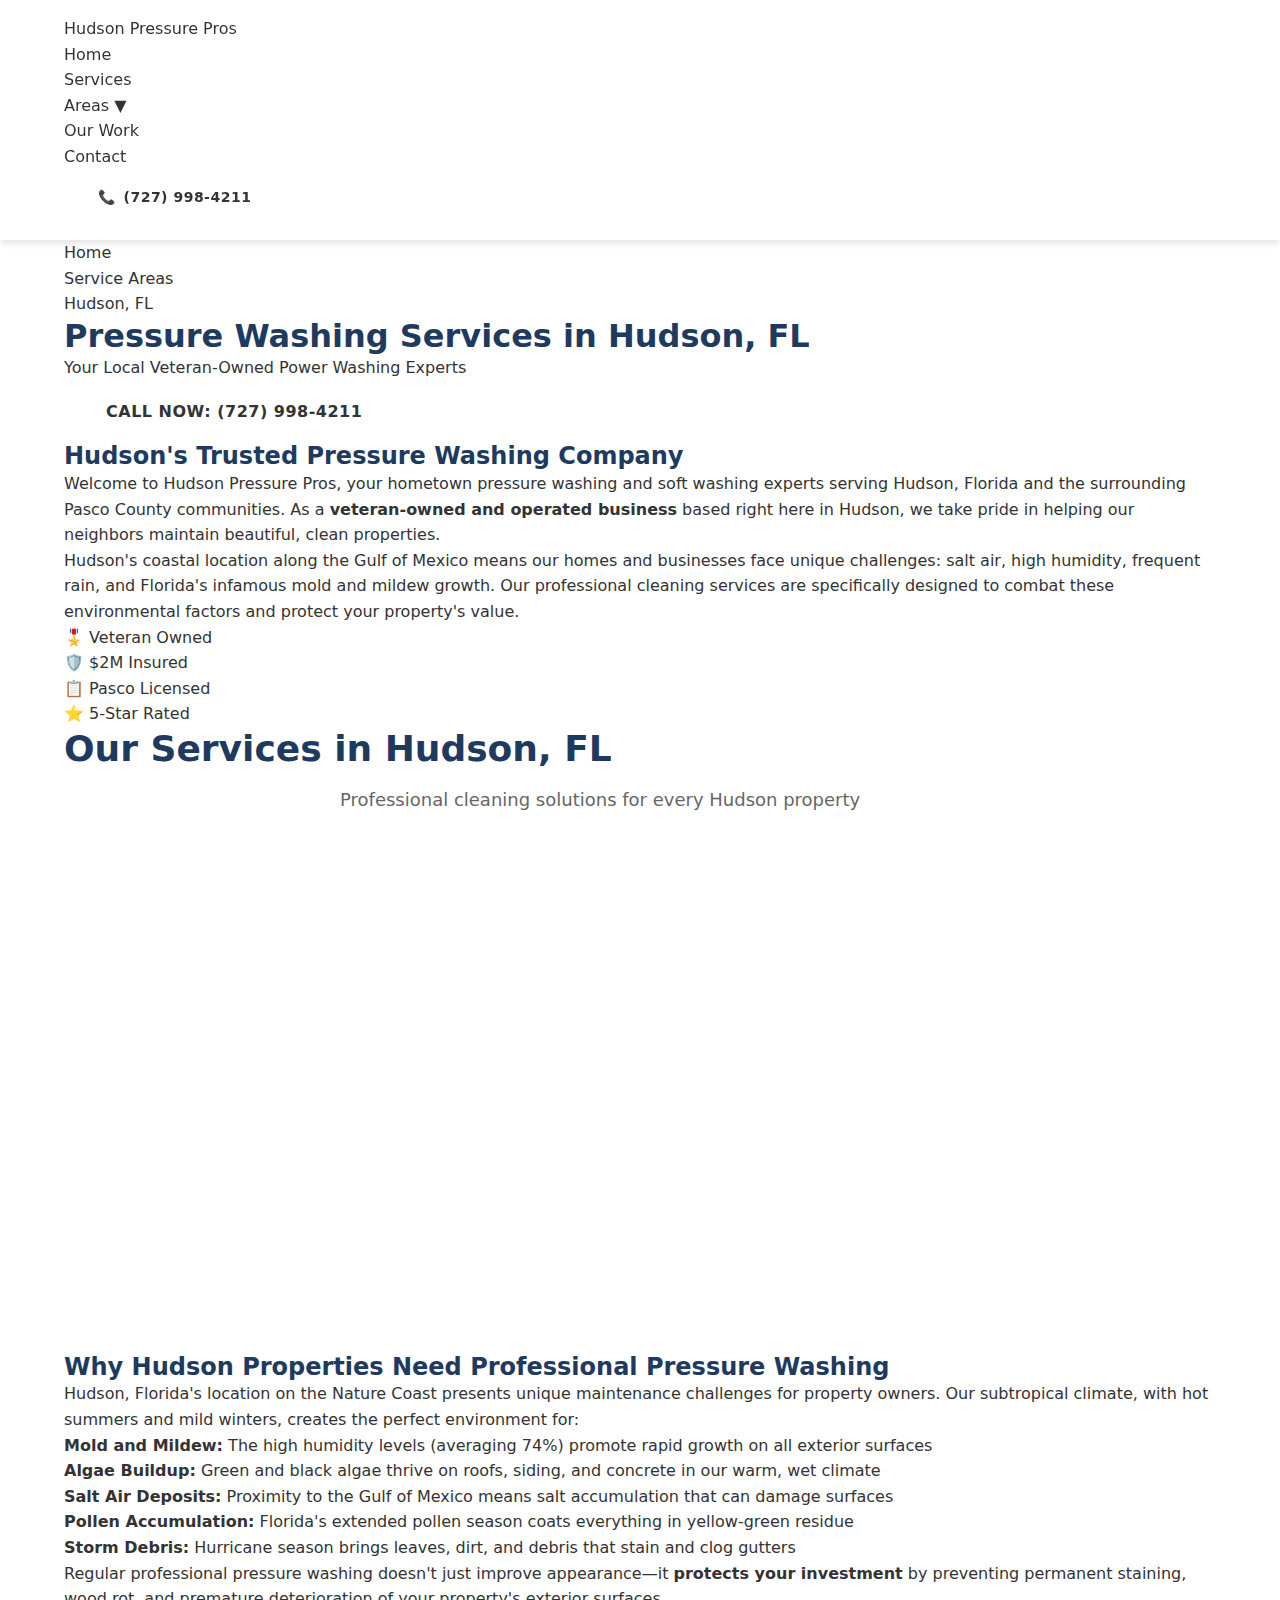
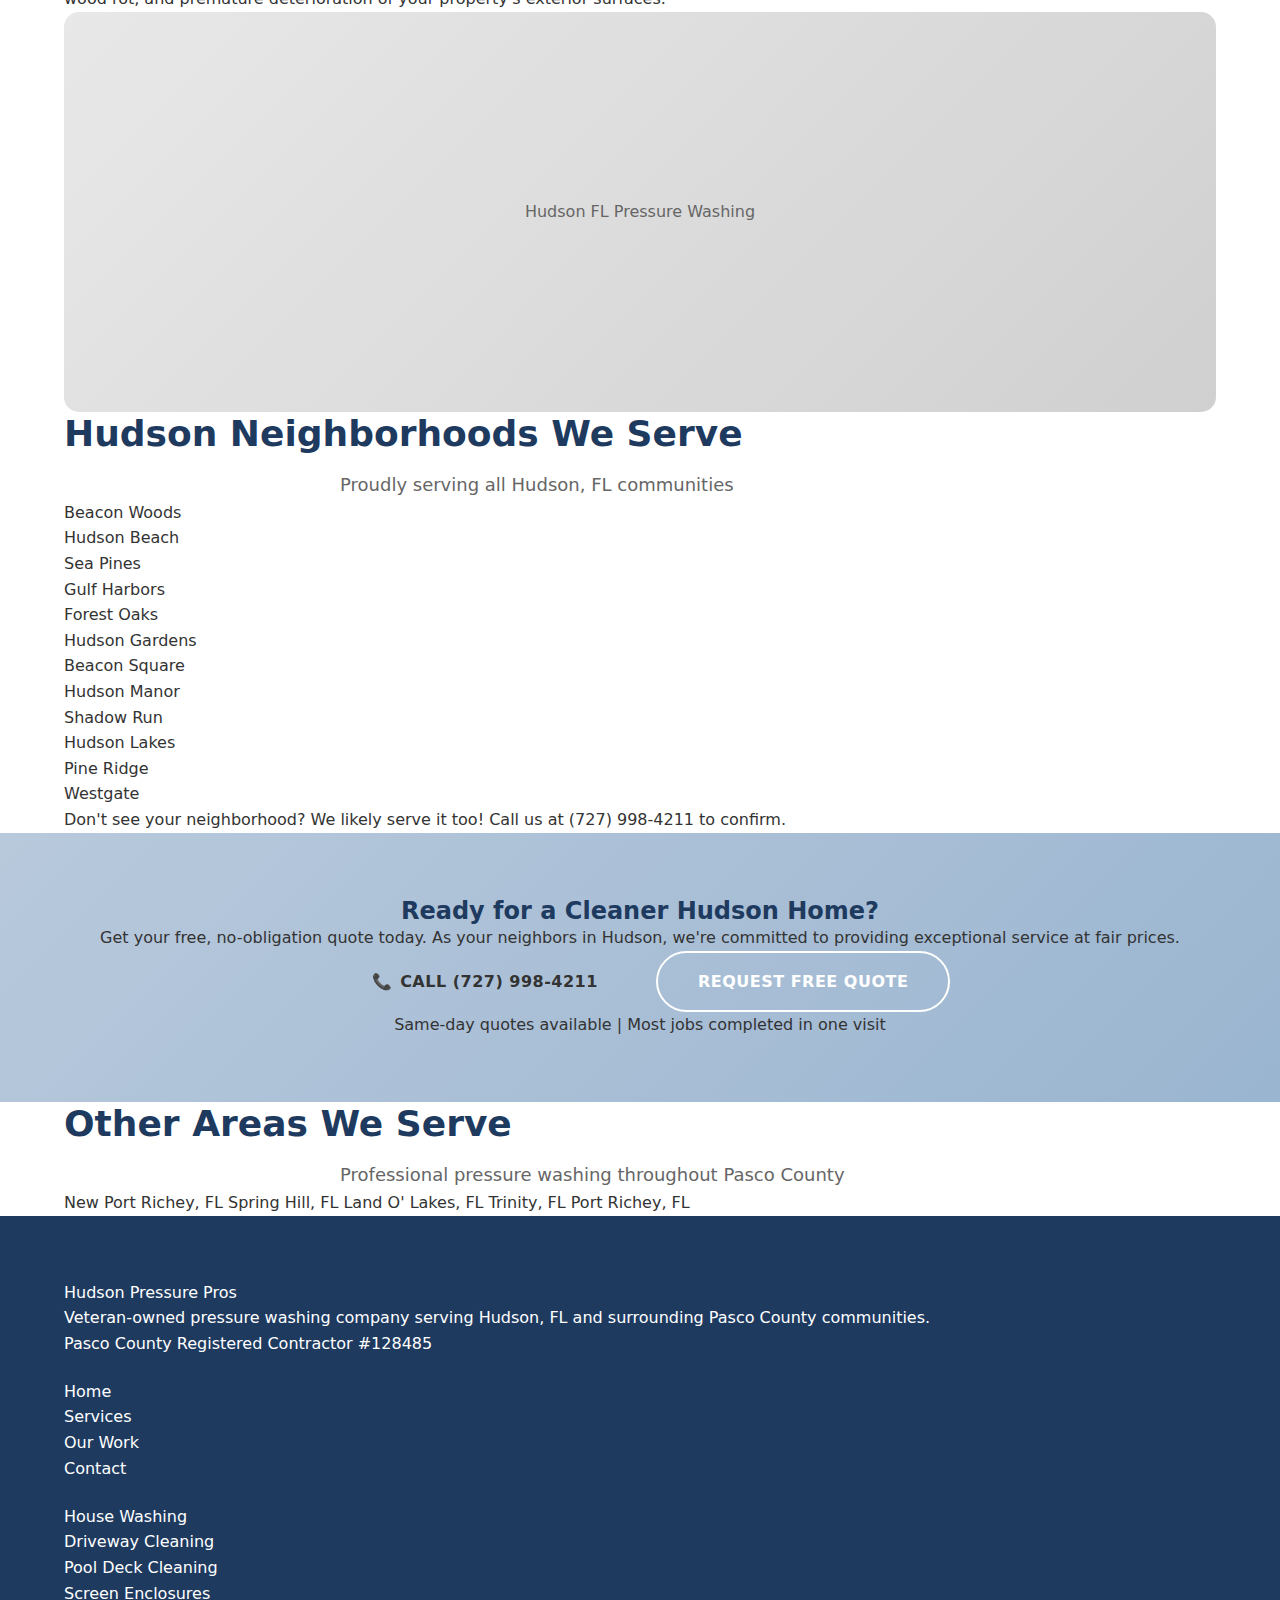
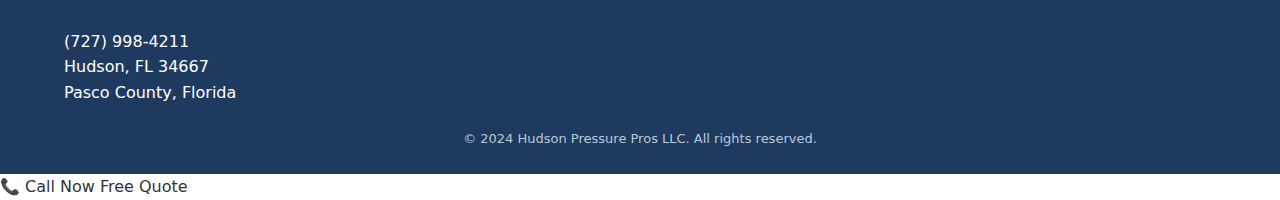
<file: areas/hudson-fl.html>
<!DOCTYPE html>
<html lang="en">
<head>
    <meta charset="UTF-8">
    <meta name="viewport" content="width=device-width, initial-scale=1.0">
    <meta name="description" content="Professional pressure washing and soft washing services in Hudson, FL. Veteran-owned with $2M insurance. Driveways, houses, pool decks & more. Call (727) 998-4211.">
    <meta name="keywords" content="pressure washing Hudson FL, soft washing Hudson Florida, driveway cleaning Hudson, house washing Hudson FL, pool deck cleaning Hudson">
    <meta name="robots" content="index, follow">
    <meta name="author" content="Hudson Pressure Pros LLC">

    <!-- Geo Tags for Local SEO -->
    <meta name="geo.region" content="US-FL">
    <meta name="geo.placename" content="Hudson, Florida">
    <meta name="geo.position" content="28.3647;-82.6932">
    <meta name="ICBM" content="28.3647, -82.6932">

    <!-- Open Graph -->
    <meta property="og:title" content="Pressure Washing Services in Hudson, FL | Hudson Pressure Pros">
    <meta property="og:description" content="Professional pressure washing in Hudson, FL. Veteran-owned, $2M insured. Driveways, houses, pool decks & screen enclosures.">
    <meta property="og:type" content="website">
    <meta property="og:url" content="https://hudsonpressurepros.com/areas/hudson-fl.html">
    <meta property="og:locale" content="en_US">

    <!-- Twitter Card -->
    <meta name="twitter:card" content="summary_large_image">
    <meta name="twitter:title" content="Pressure Washing Services in Hudson, FL">
    <meta name="twitter:description" content="Professional pressure washing in Hudson, FL. Veteran-owned, $2M insured.">

    <title>Pressure Washing Hudson FL | #1 Local Power Washing | Hudson Pressure Pros</title>

    <link rel="canonical" href="https://hudsonpressurepros.com/areas/hudson-fl.html">
    <link rel="stylesheet" href="../styles.css">

    <!-- Local Business Schema with Service Area -->
    <script type="application/ld+json">
    {
        "@context": "https://schema.org",
        "@type": "LocalBusiness",
        "@id": "https://hudsonpressurepros.com/#hudson-location",
        "name": "Hudson Pressure Pros - Hudson FL",
        "description": "Professional pressure washing and soft washing services in Hudson, Florida. Veteran-owned and operated.",
        "url": "https://hudsonpressurepros.com/areas/hudson-fl.html",
        "telephone": "+1-727-998-4211",
        "priceRange": "$$",
        "address": {
            "@type": "PostalAddress",
            "addressLocality": "Hudson",
            "addressRegion": "FL",
            "postalCode": "34667",
            "addressCountry": "US"
        },
        "geo": {
            "@type": "GeoCoordinates",
            "latitude": 28.3647,
            "longitude": -82.6932
        },
        "areaServed": {
            "@type": "City",
            "name": "Hudson",
            "containedInPlace": {
                "@type": "State",
                "name": "Florida"
            }
        },
        "hasOfferCatalog": {
            "@type": "OfferCatalog",
            "name": "Pressure Washing Services in Hudson",
            "itemListElement": [
                {
                    "@type": "Offer",
                    "itemOffered": {
                        "@type": "Service",
                        "name": "Driveway Pressure Washing",
                        "description": "Professional driveway cleaning for Hudson FL homes"
                    }
                },
                {
                    "@type": "Offer",
                    "itemOffered": {
                        "@type": "Service",
                        "name": "House Soft Washing",
                        "description": "Safe soft washing for Hudson FL home exteriors"
                    }
                },
                {
                    "@type": "Offer",
                    "itemOffered": {
                        "@type": "Service",
                        "name": "Pool Deck Cleaning",
                        "description": "Pool deck and patio pressure washing in Hudson"
                    }
                }
            ]
        }
    }
    </script>

    <!-- Breadcrumb Schema -->
    <script type="application/ld+json">
    {
        "@context": "https://schema.org",
        "@type": "BreadcrumbList",
        "itemListElement": [
            {
                "@type": "ListItem",
                "position": 1,
                "name": "Home",
                "item": "https://hudsonpressurepros.com/"
            },
            {
                "@type": "ListItem",
                "position": 2,
                "name": "Service Areas",
                "item": "https://hudsonpressurepros.com/#areas"
            },
            {
                "@type": "ListItem",
                "position": 3,
                "name": "Hudson, FL",
                "item": "https://hudsonpressurepros.com/areas/hudson-fl.html"
            }
        ]
    }
    </script>
</head>
<body>
    <!-- Skip Navigation -->
    <a href="#main-content" class="skip-link">Skip to main content</a>

    <!-- Header -->
    <header class="header">
        <div class="container header-container">
            <a href="../index.html" class="logo" aria-label="Hudson Pressure Pros - Home">
                <span class="logo-text">Hudson Pressure Pros</span>
            </a>

            <nav class="main-nav" id="main-nav" aria-label="Main navigation">
                <ul class="nav-list">
                    <li><a href="../index.html">Home</a></li>
                    <li><a href="../services.html">Services</a></li>
                    <li class="nav-dropdown">
                        <a href="#" class="dropdown-toggle" aria-expanded="false" aria-haspopup="true">
                            Areas <span class="dropdown-arrow" aria-hidden="true">▼</span>
                        </a>
                        <ul class="dropdown-menu" role="menu">
                            <li><a href="hudson-fl.html" role="menuitem" aria-current="page">Hudson, FL</a></li>
                            <li><a href="new-port-richey-fl.html" role="menuitem">New Port Richey, FL</a></li>
                            <li><a href="spring-hill-fl.html" role="menuitem">Spring Hill, FL</a></li>
                            <li><a href="land-o-lakes-fl.html" role="menuitem">Land O' Lakes, FL</a></li>
                            <li><a href="trinity-fl.html" role="menuitem">Trinity, FL</a></li>
                            <li><a href="port-richey-fl.html" role="menuitem">Port Richey, FL</a></li>
                        </ul>
                    </li>
                    <li><a href="../our-work.html">Our Work</a></li>
                    <li><a href="../contact.html">Contact</a></li>
                </ul>
            </nav>

            <a href="tel:+17279984211" class="btn btn-header">
                <span aria-hidden="true">📞</span> (727) 998-4211
            </a>

            <button class="mobile-menu-btn" id="mobile-menu-btn" aria-label="Open menu" aria-expanded="false" aria-controls="main-nav">
                <span class="hamburger-line"></span>
                <span class="hamburger-line"></span>
                <span class="hamburger-line"></span>
            </button>
        </div>
    </header>

    <main id="main-content">
        <!-- Hero Section -->
        <section class="area-hero" style="background: linear-gradient(135deg, var(--primary) 0%, var(--primary-dark) 100%);">
            <div class="container">
                <nav class="breadcrumb" aria-label="Breadcrumb">
                    <ol>
                        <li><a href="../index.html">Home</a></li>
                        <li><a href="../index.html#areas">Service Areas</a></li>
                        <li aria-current="page">Hudson, FL</li>
                    </ol>
                </nav>

                <h1>Pressure Washing Services in Hudson, FL</h1>
                <p class="area-hero-subtitle">Your Local Veteran-Owned Power Washing Experts</p>

                <div class="area-hero-cta">
                    <a href="tel:+17279984211" class="btn btn-secondary btn-lg">
                        Call Now: (727) 998-4211
                    </a>
                    <a href="../contact.html" class="btn btn-outline-light btn-lg">
                        Get Free Quote
                    </a>
                </div>
            </div>
        </section>

        <!-- Intro Section -->
        <section class="section area-intro">
            <div class="container">
                <div class="area-intro-content">
                    <h2>Hudson's Trusted Pressure Washing Company</h2>
                    <p>Welcome to Hudson Pressure Pros, your hometown pressure washing and soft washing experts serving Hudson, Florida and the surrounding Pasco County communities. As a <strong>veteran-owned and operated business</strong> based right here in Hudson, we take pride in helping our neighbors maintain beautiful, clean properties.</p>

                    <p>Hudson's coastal location along the Gulf of Mexico means our homes and businesses face unique challenges: salt air, high humidity, frequent rain, and Florida's infamous mold and mildew growth. Our professional cleaning services are specifically designed to combat these environmental factors and protect your property's value.</p>

                    <div class="area-trust-badges">
                        <div class="trust-badge">
                            <span class="trust-icon" aria-hidden="true">🎖️</span>
                            <span>Veteran Owned</span>
                        </div>
                        <div class="trust-badge">
                            <span class="trust-icon" aria-hidden="true">🛡️</span>
                            <span>$2M Insured</span>
                        </div>
                        <div class="trust-badge">
                            <span class="trust-icon" aria-hidden="true">📋</span>
                            <span>Pasco Licensed</span>
                        </div>
                        <div class="trust-badge">
                            <span class="trust-icon" aria-hidden="true">⭐</span>
                            <span>5-Star Rated</span>
                        </div>
                    </div>
                </div>
            </div>
        </section>

        <!-- Services in This Area -->
        <section class="section area-services bg-light">
            <div class="container">
                <h2 class="section-title">Our Services in Hudson, FL</h2>
                <p class="section-subtitle">Professional cleaning solutions for every Hudson property</p>

                <div class="services-grid">
                    <article class="service-card">
                        <div class="service-icon" aria-hidden="true">🏠</div>
                        <h3>House Washing</h3>
                        <p>Safe soft washing for Hudson homes. We remove years of dirt, mold, and mildew from vinyl siding, stucco, and painted surfaces without damaging your exterior.</p>
                        <a href="../services.html#house-washing" class="btn btn-outline">Learn More</a>
                    </article>

                    <article class="service-card">
                        <div class="service-icon" aria-hidden="true">🚗</div>
                        <h3>Driveway Cleaning</h3>
                        <p>Restore your concrete driveway and sidewalks. Hudson's weather causes oil stains, tire marks, and organic growth that we eliminate completely.</p>
                        <a href="../services.html#driveway" class="btn btn-outline">Learn More</a>
                    </article>

                    <article class="service-card">
                        <div class="service-icon" aria-hidden="true">🏊</div>
                        <h3>Pool Deck Cleaning</h3>
                        <p>Non-slip pool deck restoration for Hudson pools. We clean pavers, concrete, and travertine while ensuring safe, slip-resistant surfaces.</p>
                        <a href="../services.html#pool-deck" class="btn btn-outline">Learn More</a>
                    </article>

                    <article class="service-card">
                        <div class="service-icon" aria-hidden="true">🏡</div>
                        <h3>Screen Enclosure Washing</h3>
                        <p>Crystal clear lanai and screen enclosure cleaning. Many Hudson homes feature these Florida staples, and we make them look brand new.</p>
                        <a href="../services.html#screen-enclosure" class="btn btn-outline">Learn More</a>
                    </article>

                    <article class="service-card">
                        <div class="service-icon" aria-hidden="true">🌳</div>
                        <h3>Fence Cleaning</h3>
                        <p>Vinyl and wood fence restoration. Hudson's humidity encourages algae and mildew on fences—we'll restore them to their original beauty.</p>
                        <a href="../services.html#fence" class="btn btn-outline">Learn More</a>
                    </article>

                    <article class="service-card">
                        <div class="service-icon" aria-hidden="true">🍂</div>
                        <h3>Gutter Cleaning</h3>
                        <p>Gutter cleaning and brightening services. Keep your Hudson home protected from water damage with clean, functioning gutters.</p>
                        <a href="../services.html#gutter" class="btn btn-outline">Learn More</a>
                    </article>
                </div>
            </div>
        </section>

        <!-- Local Content Section -->
        <section class="section area-local">
            <div class="container">
                <div class="area-local-grid">
                    <div class="area-local-content">
                        <h2>Why Hudson Properties Need Professional Pressure Washing</h2>

                        <p>Hudson, Florida's location on the Nature Coast presents unique maintenance challenges for property owners. Our subtropical climate, with hot summers and mild winters, creates the perfect environment for:</p>

                        <ul class="area-challenges-list">
                            <li><strong>Mold and Mildew:</strong> The high humidity levels (averaging 74%) promote rapid growth on all exterior surfaces</li>
                            <li><strong>Algae Buildup:</strong> Green and black algae thrive on roofs, siding, and concrete in our warm, wet climate</li>
                            <li><strong>Salt Air Deposits:</strong> Proximity to the Gulf of Mexico means salt accumulation that can damage surfaces</li>
                            <li><strong>Pollen Accumulation:</strong> Florida's extended pollen season coats everything in yellow-green residue</li>
                            <li><strong>Storm Debris:</strong> Hurricane season brings leaves, dirt, and debris that stain and clog gutters</li>
                        </ul>

                        <p>Regular professional pressure washing doesn't just improve appearance—it <strong>protects your investment</strong> by preventing permanent staining, wood rot, and premature deterioration of your property's exterior surfaces.</p>
                    </div>

                    <div class="area-local-image">
                        <div class="placeholder-image" style="background: linear-gradient(135deg, #e8e8e8 0%, #d0d0d0 100%); height: 400px; display: flex; align-items: center; justify-content: center; border-radius: var(--radius-lg);">
                            <span style="color: #666; font-size: 1rem;">Hudson FL Pressure Washing</span>
                        </div>
                    </div>
                </div>
            </div>
        </section>

        <!-- Neighborhoods Served -->
        <section class="section area-neighborhoods bg-light">
            <div class="container">
                <h2 class="section-title">Hudson Neighborhoods We Serve</h2>
                <p class="section-subtitle">Proudly serving all Hudson, FL communities</p>

                <div class="neighborhoods-grid">
                    <div class="neighborhood-item">Beacon Woods</div>
                    <div class="neighborhood-item">Hudson Beach</div>
                    <div class="neighborhood-item">Sea Pines</div>
                    <div class="neighborhood-item">Gulf Harbors</div>
                    <div class="neighborhood-item">Forest Oaks</div>
                    <div class="neighborhood-item">Hudson Gardens</div>
                    <div class="neighborhood-item">Beacon Square</div>
                    <div class="neighborhood-item">Hudson Manor</div>
                    <div class="neighborhood-item">Shadow Run</div>
                    <div class="neighborhood-item">Hudson Lakes</div>
                    <div class="neighborhood-item">Pine Ridge</div>
                    <div class="neighborhood-item">Westgate</div>
                </div>

                <p class="neighborhoods-note">Don't see your neighborhood? We likely serve it too! Call us at <a href="tel:+17279984211">(727) 998-4211</a> to confirm.</p>
            </div>
        </section>

        <!-- CTA Section -->
        <section class="section cta-section">
            <div class="container">
                <div class="cta-content">
                    <h2>Ready for a Cleaner Hudson Home?</h2>
                    <p>Get your free, no-obligation quote today. As your neighbors in Hudson, we're committed to providing exceptional service at fair prices.</p>

                    <div class="cta-buttons">
                        <a href="tel:+17279984211" class="btn btn-secondary btn-lg">
                            <span aria-hidden="true">📞</span> Call (727) 998-4211
                        </a>
                        <a href="../contact.html" class="btn btn-outline-light btn-lg">
                            Request Free Quote
                        </a>
                    </div>

                    <p class="cta-note">Same-day quotes available | Most jobs completed in one visit</p>
                </div>
            </div>
        </section>

        <!-- Other Service Areas -->
        <section class="section other-areas">
            <div class="container">
                <h2 class="section-title">Other Areas We Serve</h2>
                <p class="section-subtitle">Professional pressure washing throughout Pasco County</p>

                <div class="other-areas-grid">
                    <a href="new-port-richey-fl.html" class="other-area-link">New Port Richey, FL</a>
                    <a href="spring-hill-fl.html" class="other-area-link">Spring Hill, FL</a>
                    <a href="land-o-lakes-fl.html" class="other-area-link">Land O' Lakes, FL</a>
                    <a href="trinity-fl.html" class="other-area-link">Trinity, FL</a>
                    <a href="port-richey-fl.html" class="other-area-link">Port Richey, FL</a>
                </div>
            </div>
        </section>
    </main>

    <!-- Footer -->
    <footer class="footer">
        <div class="container">
            <div class="footer-grid">
                <div class="footer-brand">
                    <span class="footer-logo">Hudson Pressure Pros</span>
                    <p>Veteran-owned pressure washing company serving Hudson, FL and surrounding Pasco County communities.</p>
                    <p class="footer-license">Pasco County Registered Contractor #128485</p>
                </div>

                <div class="footer-links">
                    <h3>Quick Links</h3>
                    <ul>
                        <li><a href="../index.html">Home</a></li>
                        <li><a href="../services.html">Services</a></li>
                        <li><a href="../our-work.html">Our Work</a></li>
                        <li><a href="../contact.html">Contact</a></li>
                    </ul>
                </div>

                <div class="footer-links">
                    <h3>Services</h3>
                    <ul>
                        <li><a href="../services.html#house-washing">House Washing</a></li>
                        <li><a href="../services.html#driveway">Driveway Cleaning</a></li>
                        <li><a href="../services.html#pool-deck">Pool Deck Cleaning</a></li>
                        <li><a href="../services.html#screen-enclosure">Screen Enclosures</a></li>
                    </ul>
                </div>

                <div class="footer-contact">
                    <h3>Contact Us</h3>
                    <p><a href="tel:+17279984211">(727) 998-4211</a></p>
                    <p>Hudson, FL 34667</p>
                    <p>Pasco County, Florida</p>
                </div>
            </div>

            <div class="footer-bottom">
                <p>&copy; 2024 Hudson Pressure Pros LLC. All rights reserved.</p>
            </div>
        </div>
    </footer>

    <!-- Mobile CTA -->
    <div class="mobile-cta" id="mobile-cta" aria-hidden="true">
        <a href="tel:+17279984211" class="mobile-cta-btn">
            <span aria-hidden="true">📞</span> Call Now
        </a>
        <a href="../contact.html" class="mobile-cta-btn mobile-cta-quote">
            Free Quote
        </a>
    </div>

    <script src="../script.js"></script>
</body>
</html>
</file>
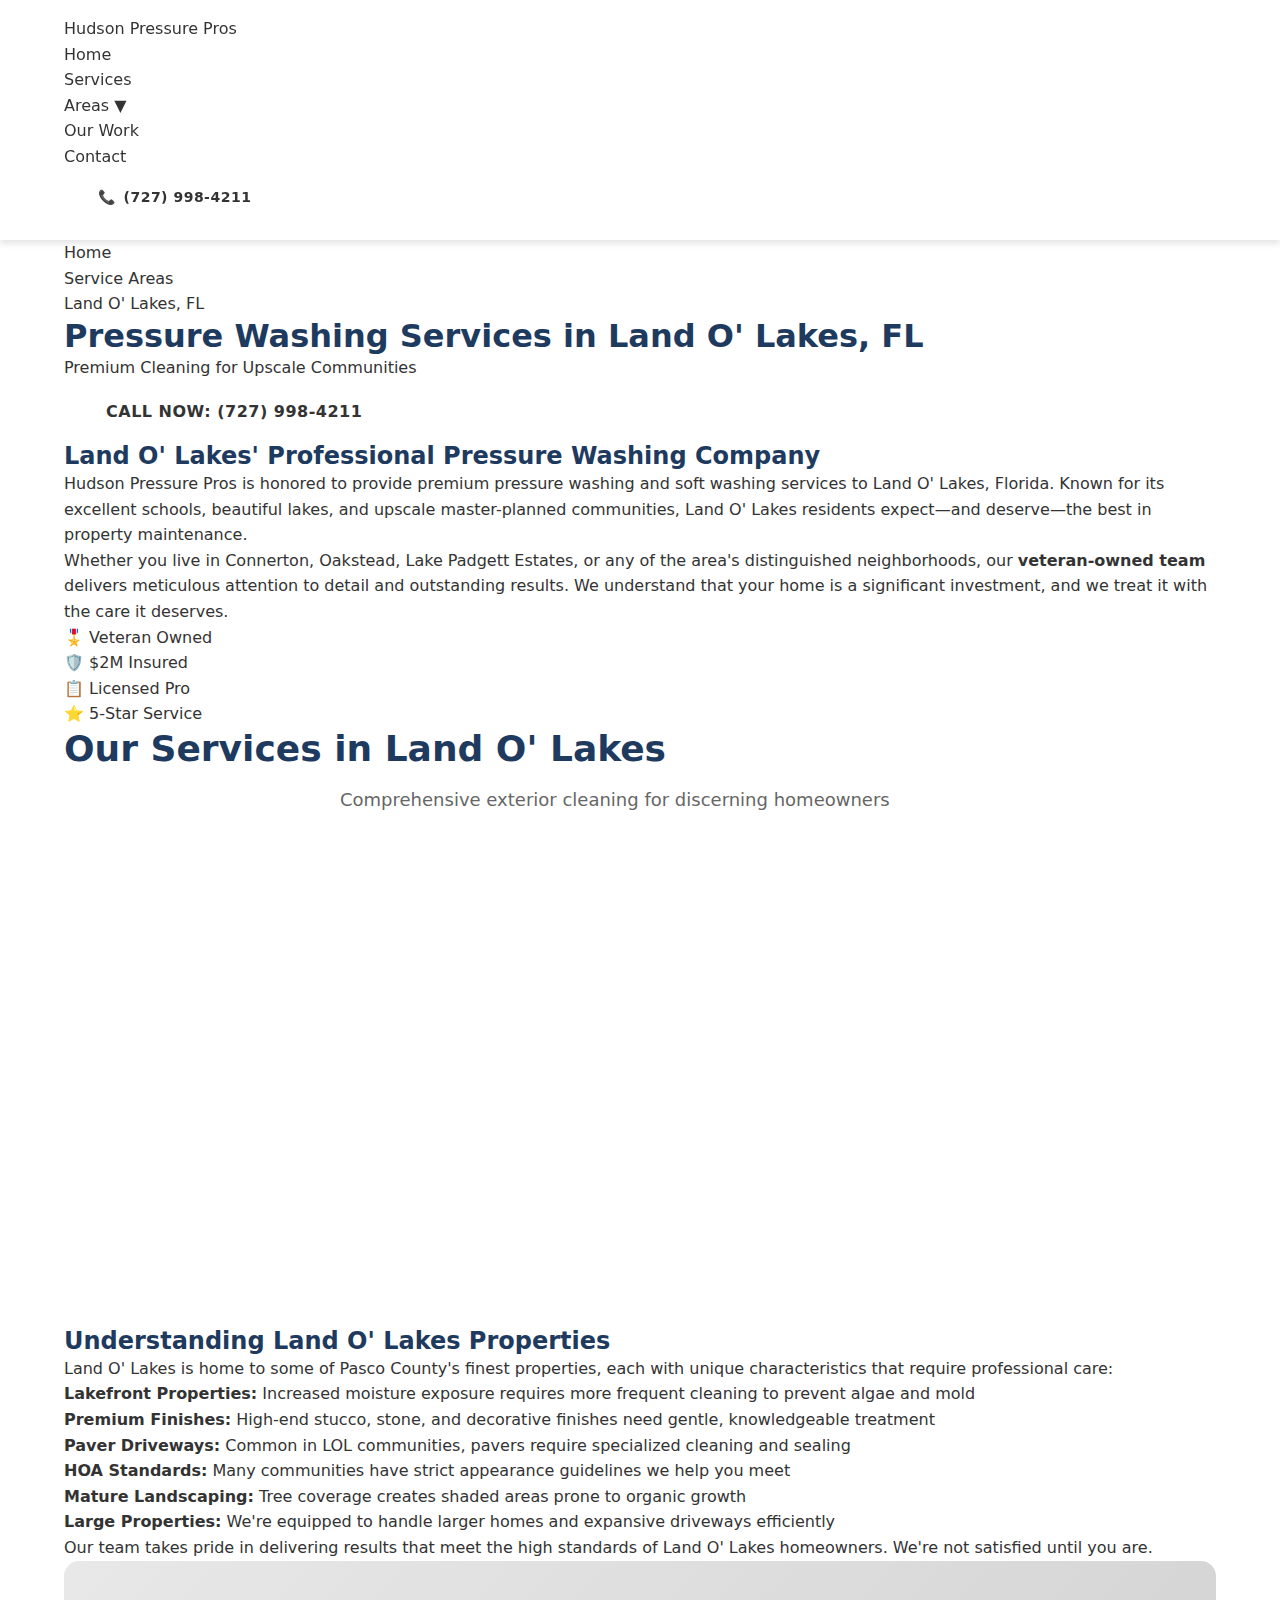
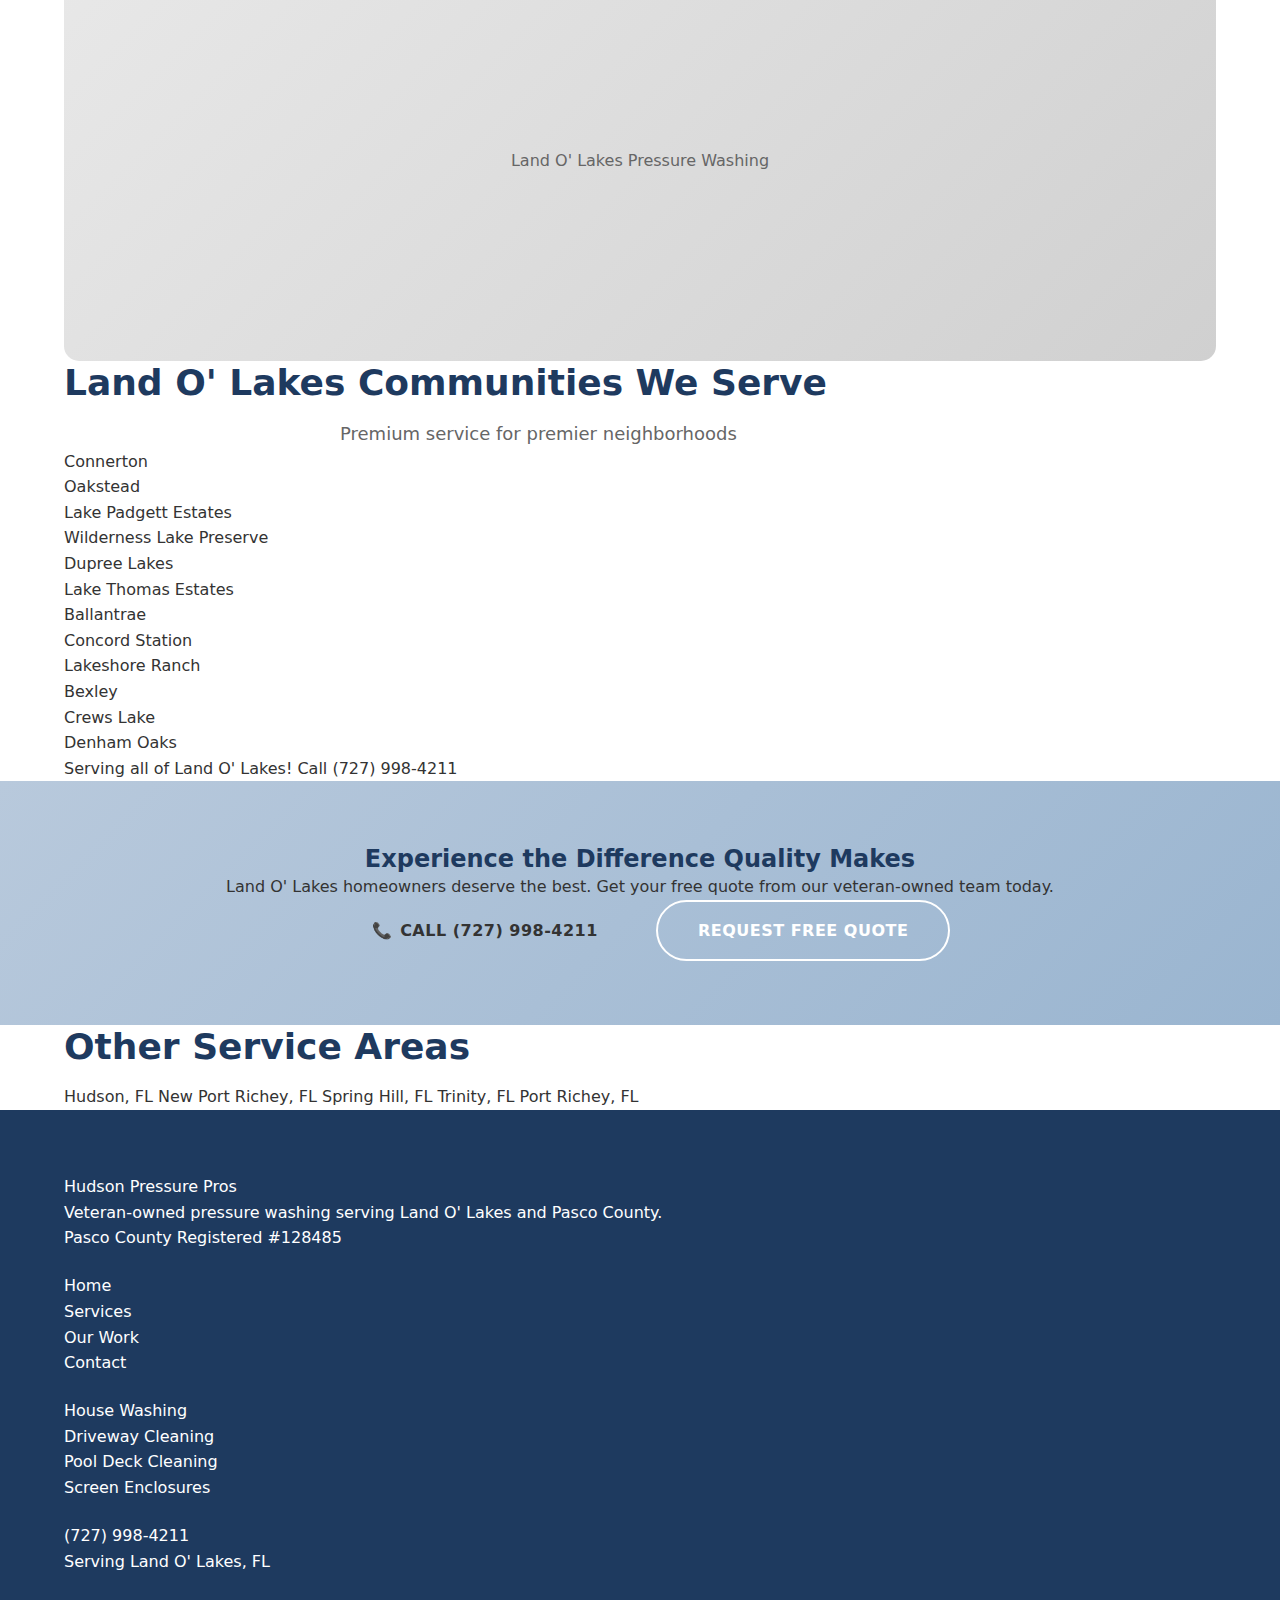
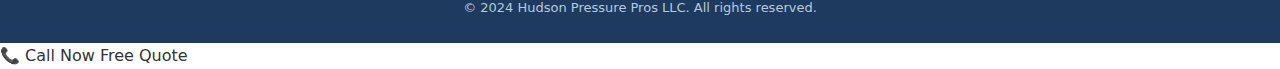
<file: areas/land-o-lakes-fl.html>
<!DOCTYPE html>
<html lang="en">
<head>
    <meta charset="UTF-8">
    <meta name="viewport" content="width=device-width, initial-scale=1.0">
    <meta name="description" content="Professional pressure washing in Land O' Lakes, FL. Veteran-owned, $2M insured. Expert house washing, driveways, pool decks. Call (727) 998-4211.">
    <meta name="keywords" content="pressure washing Land O Lakes FL, soft washing Land O Lakes, driveway cleaning Land O Lakes, power washing Pasco County">
    <meta name="robots" content="index, follow">

    <!-- Geo Tags -->
    <meta name="geo.region" content="US-FL">
    <meta name="geo.placename" content="Land O' Lakes, Florida">
    <meta name="geo.position" content="28.2189;-82.4576">
    <meta name="ICBM" content="28.2189, -82.4576">

    <!-- Open Graph -->
    <meta property="og:title" content="Pressure Washing Land O' Lakes, FL | Hudson Pressure Pros">
    <meta property="og:description" content="Expert pressure washing in Land O' Lakes. Veteran-owned, fully insured. Premium residential services.">
    <meta property="og:type" content="website">
    <meta property="og:url" content="https://hudsonpressurepros.com/areas/land-o-lakes-fl.html">

    <title>Pressure Washing Land O' Lakes FL | Power Washing | Hudson Pressure Pros</title>

    <link rel="canonical" href="https://hudsonpressurepros.com/areas/land-o-lakes-fl.html">
    <link rel="stylesheet" href="../styles.css">

    <script type="application/ld+json">
    {
        "@context": "https://schema.org",
        "@type": "LocalBusiness",
        "@id": "https://hudsonpressurepros.com/#lol-service",
        "name": "Hudson Pressure Pros - Land O' Lakes",
        "description": "Professional pressure washing and soft washing services in Land O' Lakes, Florida.",
        "url": "https://hudsonpressurepros.com/areas/land-o-lakes-fl.html",
        "telephone": "+1-727-998-4211",
        "priceRange": "$$",
        "areaServed": {
            "@type": "City",
            "name": "Land O' Lakes",
            "containedInPlace": {"@type": "State", "name": "Florida"}
        }
    }
    </script>

    <script type="application/ld+json">
    {
        "@context": "https://schema.org",
        "@type": "BreadcrumbList",
        "itemListElement": [
            {"@type": "ListItem", "position": 1, "name": "Home", "item": "https://hudsonpressurepros.com/"},
            {"@type": "ListItem", "position": 2, "name": "Service Areas", "item": "https://hudsonpressurepros.com/#areas"},
            {"@type": "ListItem", "position": 3, "name": "Land O' Lakes, FL", "item": "https://hudsonpressurepros.com/areas/land-o-lakes-fl.html"}
        ]
    }
    </script>
</head>
<body>
    <a href="#main-content" class="skip-link">Skip to main content</a>

    <header class="header">
        <div class="container header-container">
            <a href="../index.html" class="logo" aria-label="Hudson Pressure Pros - Home">
                <span class="logo-text">Hudson Pressure Pros</span>
            </a>

            <nav class="main-nav" id="main-nav" aria-label="Main navigation">
                <ul class="nav-list">
                    <li><a href="../index.html">Home</a></li>
                    <li><a href="../services.html">Services</a></li>
                    <li class="nav-dropdown">
                        <a href="#" class="dropdown-toggle" aria-expanded="false" aria-haspopup="true">
                            Areas <span class="dropdown-arrow" aria-hidden="true">▼</span>
                        </a>
                        <ul class="dropdown-menu" role="menu">
                            <li><a href="hudson-fl.html" role="menuitem">Hudson, FL</a></li>
                            <li><a href="new-port-richey-fl.html" role="menuitem">New Port Richey, FL</a></li>
                            <li><a href="spring-hill-fl.html" role="menuitem">Spring Hill, FL</a></li>
                            <li><a href="land-o-lakes-fl.html" role="menuitem" aria-current="page">Land O' Lakes, FL</a></li>
                            <li><a href="trinity-fl.html" role="menuitem">Trinity, FL</a></li>
                            <li><a href="port-richey-fl.html" role="menuitem">Port Richey, FL</a></li>
                        </ul>
                    </li>
                    <li><a href="../our-work.html">Our Work</a></li>
                    <li><a href="../contact.html">Contact</a></li>
                </ul>
            </nav>

            <a href="tel:+17279984211" class="btn btn-header">
                <span aria-hidden="true">📞</span> (727) 998-4211
            </a>

            <button class="mobile-menu-btn" id="mobile-menu-btn" aria-label="Open menu" aria-expanded="false" aria-controls="main-nav">
                <span class="hamburger-line"></span>
                <span class="hamburger-line"></span>
                <span class="hamburger-line"></span>
            </button>
        </div>
    </header>

    <main id="main-content">
        <section class="area-hero" style="background: linear-gradient(135deg, var(--primary) 0%, var(--primary-dark) 100%);">
            <div class="container">
                <nav class="breadcrumb" aria-label="Breadcrumb">
                    <ol>
                        <li><a href="../index.html">Home</a></li>
                        <li><a href="../index.html#areas">Service Areas</a></li>
                        <li aria-current="page">Land O' Lakes, FL</li>
                    </ol>
                </nav>

                <h1>Pressure Washing Services in Land O' Lakes, FL</h1>
                <p class="area-hero-subtitle">Premium Cleaning for Upscale Communities</p>

                <div class="area-hero-cta">
                    <a href="tel:+17279984211" class="btn btn-secondary btn-lg">Call Now: (727) 998-4211</a>
                    <a href="../contact.html" class="btn btn-outline-light btn-lg">Get Free Quote</a>
                </div>
            </div>
        </section>

        <section class="section area-intro">
            <div class="container">
                <div class="area-intro-content">
                    <h2>Land O' Lakes' Professional Pressure Washing Company</h2>
                    <p>Hudson Pressure Pros is honored to provide premium pressure washing and soft washing services to Land O' Lakes, Florida. Known for its excellent schools, beautiful lakes, and upscale master-planned communities, Land O' Lakes residents expect—and deserve—the best in property maintenance.</p>

                    <p>Whether you live in Connerton, Oakstead, Lake Padgett Estates, or any of the area's distinguished neighborhoods, our <strong>veteran-owned team</strong> delivers meticulous attention to detail and outstanding results. We understand that your home is a significant investment, and we treat it with the care it deserves.</p>

                    <div class="area-trust-badges">
                        <div class="trust-badge">
                            <span class="trust-icon" aria-hidden="true">🎖️</span>
                            <span>Veteran Owned</span>
                        </div>
                        <div class="trust-badge">
                            <span class="trust-icon" aria-hidden="true">🛡️</span>
                            <span>$2M Insured</span>
                        </div>
                        <div class="trust-badge">
                            <span class="trust-icon" aria-hidden="true">📋</span>
                            <span>Licensed Pro</span>
                        </div>
                        <div class="trust-badge">
                            <span class="trust-icon" aria-hidden="true">⭐</span>
                            <span>5-Star Service</span>
                        </div>
                    </div>
                </div>
            </div>
        </section>

        <section class="section area-services bg-light">
            <div class="container">
                <h2 class="section-title">Our Services in Land O' Lakes</h2>
                <p class="section-subtitle">Comprehensive exterior cleaning for discerning homeowners</p>

                <div class="services-grid">
                    <article class="service-card">
                        <div class="service-icon" aria-hidden="true">🏠</div>
                        <h3>House Soft Washing</h3>
                        <p>Gentle yet thorough cleaning for Land O' Lakes homes. Our soft wash process safely cleans even the most delicate surfaces and upscale finishes.</p>
                        <a href="../services.html#house-washing" class="btn btn-outline">Learn More</a>
                    </article>

                    <article class="service-card">
                        <div class="service-icon" aria-hidden="true">🚗</div>
                        <h3>Driveway & Paver Cleaning</h3>
                        <p>Restore your concrete or paver driveway. Many LOL homes feature beautiful paver driveways that we clean and protect.</p>
                        <a href="../services.html#driveway" class="btn btn-outline">Learn More</a>
                    </article>

                    <article class="service-card">
                        <div class="service-icon" aria-hidden="true">🏊</div>
                        <h3>Pool Deck & Patio</h3>
                        <p>Premium pool deck cleaning for Land O' Lakes backyards. We handle travertine, pavers, and concrete with expert care.</p>
                        <a href="../services.html#pool-deck" class="btn btn-outline">Learn More</a>
                    </article>

                    <article class="service-card">
                        <div class="service-icon" aria-hidden="true">🏡</div>
                        <h3>Screen Enclosures</h3>
                        <p>Crystal-clear cages and lanais. Essential for enjoying your outdoor living space year-round.</p>
                        <a href="../services.html#screen-enclosure" class="btn btn-outline">Learn More</a>
                    </article>

                    <article class="service-card">
                        <div class="service-icon" aria-hidden="true">🌳</div>
                        <h3>Fence Cleaning</h3>
                        <p>Vinyl, wood, and aluminum fence restoration. We restore fences to complement your property's appearance.</p>
                        <a href="../services.html#fence" class="btn btn-outline">Learn More</a>
                    </article>

                    <article class="service-card">
                        <div class="service-icon" aria-hidden="true">🏛️</div>
                        <h3>Outdoor Living Spaces</h3>
                        <p>Summer kitchens, pergolas, and outdoor entertainment areas cleaned to perfection.</p>
                        <a href="../contact.html" class="btn btn-outline">Get Quote</a>
                    </article>
                </div>
            </div>
        </section>

        <section class="section area-local">
            <div class="container">
                <div class="area-local-grid">
                    <div class="area-local-content">
                        <h2>Understanding Land O' Lakes Properties</h2>

                        <p>Land O' Lakes is home to some of Pasco County's finest properties, each with unique characteristics that require professional care:</p>

                        <ul class="area-challenges-list">
                            <li><strong>Lakefront Properties:</strong> Increased moisture exposure requires more frequent cleaning to prevent algae and mold</li>
                            <li><strong>Premium Finishes:</strong> High-end stucco, stone, and decorative finishes need gentle, knowledgeable treatment</li>
                            <li><strong>Paver Driveways:</strong> Common in LOL communities, pavers require specialized cleaning and sealing</li>
                            <li><strong>HOA Standards:</strong> Many communities have strict appearance guidelines we help you meet</li>
                            <li><strong>Mature Landscaping:</strong> Tree coverage creates shaded areas prone to organic growth</li>
                            <li><strong>Large Properties:</strong> We're equipped to handle larger homes and expansive driveways efficiently</li>
                        </ul>

                        <p>Our team takes pride in delivering results that meet the high standards of Land O' Lakes homeowners. We're not satisfied until you are.</p>
                    </div>

                    <div class="area-local-image">
                        <div class="placeholder-image" style="background: linear-gradient(135deg, #e8e8e8 0%, #d0d0d0 100%); height: 400px; display: flex; align-items: center; justify-content: center; border-radius: var(--radius-lg);">
                            <span style="color: #666; font-size: 1rem;">Land O' Lakes Pressure Washing</span>
                        </div>
                    </div>
                </div>
            </div>
        </section>

        <section class="section area-neighborhoods bg-light">
            <div class="container">
                <h2 class="section-title">Land O' Lakes Communities We Serve</h2>
                <p class="section-subtitle">Premium service for premier neighborhoods</p>

                <div class="neighborhoods-grid">
                    <div class="neighborhood-item">Connerton</div>
                    <div class="neighborhood-item">Oakstead</div>
                    <div class="neighborhood-item">Lake Padgett Estates</div>
                    <div class="neighborhood-item">Wilderness Lake Preserve</div>
                    <div class="neighborhood-item">Dupree Lakes</div>
                    <div class="neighborhood-item">Lake Thomas Estates</div>
                    <div class="neighborhood-item">Ballantrae</div>
                    <div class="neighborhood-item">Concord Station</div>
                    <div class="neighborhood-item">Lakeshore Ranch</div>
                    <div class="neighborhood-item">Bexley</div>
                    <div class="neighborhood-item">Crews Lake</div>
                    <div class="neighborhood-item">Denham Oaks</div>
                </div>

                <p class="neighborhoods-note">Serving all of Land O' Lakes! Call <a href="tel:+17279984211">(727) 998-4211</a></p>
            </div>
        </section>

        <section class="section cta-section">
            <div class="container">
                <div class="cta-content">
                    <h2>Experience the Difference Quality Makes</h2>
                    <p>Land O' Lakes homeowners deserve the best. Get your free quote from our veteran-owned team today.</p>

                    <div class="cta-buttons">
                        <a href="tel:+17279984211" class="btn btn-secondary btn-lg">
                            <span aria-hidden="true">📞</span> Call (727) 998-4211
                        </a>
                        <a href="../contact.html" class="btn btn-outline-light btn-lg">Request Free Quote</a>
                    </div>
                </div>
            </div>
        </section>

        <section class="section other-areas">
            <div class="container">
                <h2 class="section-title">Other Service Areas</h2>
                <div class="other-areas-grid">
                    <a href="hudson-fl.html" class="other-area-link">Hudson, FL</a>
                    <a href="new-port-richey-fl.html" class="other-area-link">New Port Richey, FL</a>
                    <a href="spring-hill-fl.html" class="other-area-link">Spring Hill, FL</a>
                    <a href="trinity-fl.html" class="other-area-link">Trinity, FL</a>
                    <a href="port-richey-fl.html" class="other-area-link">Port Richey, FL</a>
                </div>
            </div>
        </section>
    </main>

    <footer class="footer">
        <div class="container">
            <div class="footer-grid">
                <div class="footer-brand">
                    <span class="footer-logo">Hudson Pressure Pros</span>
                    <p>Veteran-owned pressure washing serving Land O' Lakes and Pasco County.</p>
                    <p class="footer-license">Pasco County Registered #128485</p>
                </div>

                <div class="footer-links">
                    <h3>Quick Links</h3>
                    <ul>
                        <li><a href="../index.html">Home</a></li>
                        <li><a href="../services.html">Services</a></li>
                        <li><a href="../our-work.html">Our Work</a></li>
                        <li><a href="../contact.html">Contact</a></li>
                    </ul>
                </div>

                <div class="footer-links">
                    <h3>Services</h3>
                    <ul>
                        <li><a href="../services.html#house-washing">House Washing</a></li>
                        <li><a href="../services.html#driveway">Driveway Cleaning</a></li>
                        <li><a href="../services.html#pool-deck">Pool Deck Cleaning</a></li>
                        <li><a href="../services.html#screen-enclosure">Screen Enclosures</a></li>
                    </ul>
                </div>

                <div class="footer-contact">
                    <h3>Contact Us</h3>
                    <p><a href="tel:+17279984211">(727) 998-4211</a></p>
                    <p>Serving Land O' Lakes, FL</p>
                </div>
            </div>

            <div class="footer-bottom">
                <p>&copy; 2024 Hudson Pressure Pros LLC. All rights reserved.</p>
            </div>
        </div>
    </footer>

    <div class="mobile-cta" id="mobile-cta" aria-hidden="true">
        <a href="tel:+17279984211" class="mobile-cta-btn"><span aria-hidden="true">📞</span> Call Now</a>
        <a href="../contact.html" class="mobile-cta-btn mobile-cta-quote">Free Quote</a>
    </div>

    <script src="../script.js"></script>
</body>
</html>
</file>
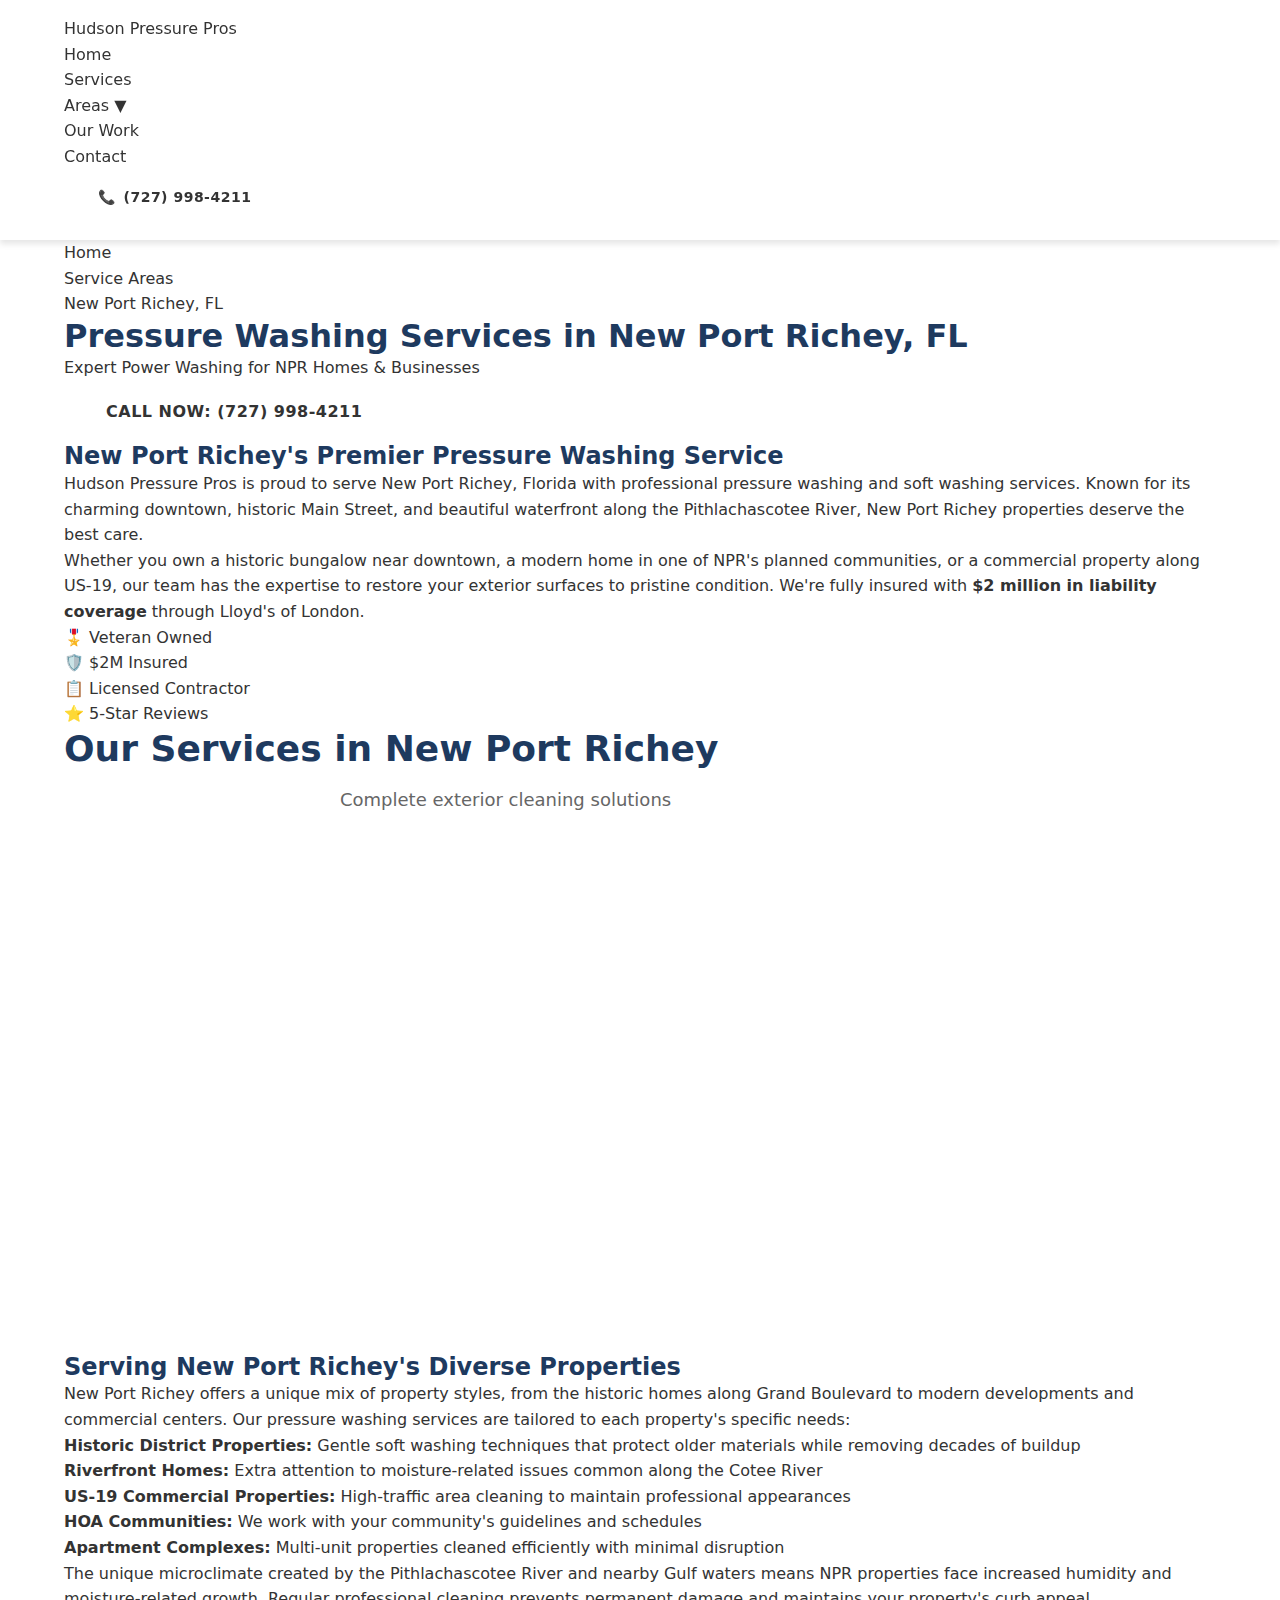
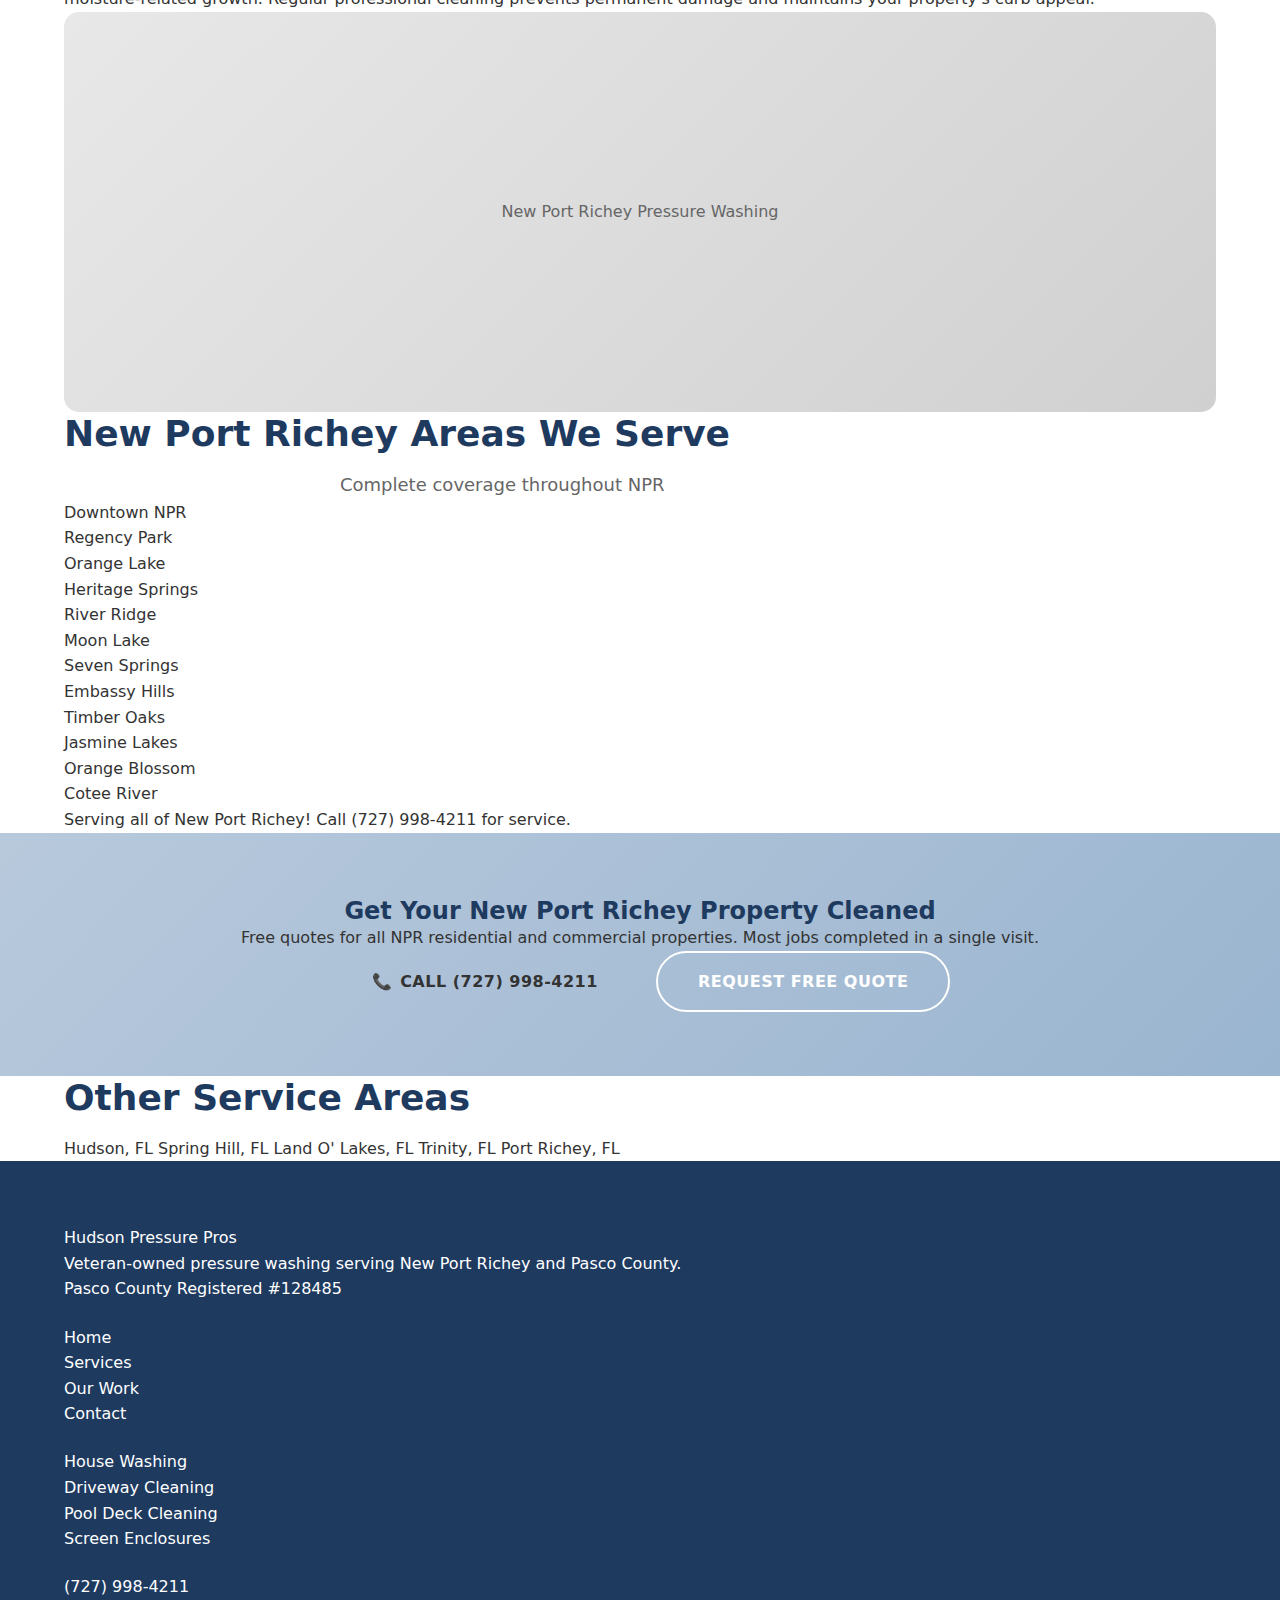
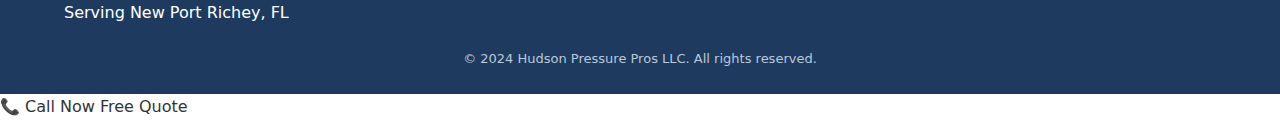
<file: areas/new-port-richey-fl.html>
<!DOCTYPE html>
<html lang="en">
<head>
    <meta charset="UTF-8">
    <meta name="viewport" content="width=device-width, initial-scale=1.0">
    <meta name="description" content="Professional pressure washing in New Port Richey, FL. Veteran-owned with $2M insurance. Driveways, houses, pool decks & screen enclosures. Call (727) 998-4211.">
    <meta name="keywords" content="pressure washing New Port Richey FL, soft washing New Port Richey, driveway cleaning New Port Richey, house washing NPR Florida">
    <meta name="robots" content="index, follow">

    <!-- Geo Tags -->
    <meta name="geo.region" content="US-FL">
    <meta name="geo.placename" content="New Port Richey, Florida">
    <meta name="geo.position" content="28.2442;-82.7193">
    <meta name="ICBM" content="28.2442, -82.7193">

    <!-- Open Graph -->
    <meta property="og:title" content="Pressure Washing New Port Richey, FL | Hudson Pressure Pros">
    <meta property="og:description" content="Professional pressure washing in New Port Richey. Veteran-owned, $2M insured. Expert cleaning for homes and businesses.">
    <meta property="og:type" content="website">
    <meta property="og:url" content="https://hudsonpressurepros.com/areas/new-port-richey-fl.html">

    <title>Pressure Washing New Port Richey FL | Power Washing | Hudson Pressure Pros</title>

    <link rel="canonical" href="https://hudsonpressurepros.com/areas/new-port-richey-fl.html">
    <link rel="stylesheet" href="../styles.css">

    <!-- Local Business Schema -->
    <script type="application/ld+json">
    {
        "@context": "https://schema.org",
        "@type": "LocalBusiness",
        "@id": "https://hudsonpressurepros.com/#npr-service",
        "name": "Hudson Pressure Pros - New Port Richey",
        "description": "Professional pressure washing and soft washing services in New Port Richey, Florida.",
        "url": "https://hudsonpressurepros.com/areas/new-port-richey-fl.html",
        "telephone": "+1-727-998-4211",
        "priceRange": "$$",
        "address": {
            "@type": "PostalAddress",
            "addressLocality": "Hudson",
            "addressRegion": "FL",
            "postalCode": "34667",
            "addressCountry": "US"
        },
        "areaServed": {
            "@type": "City",
            "name": "New Port Richey",
            "containedInPlace": {
                "@type": "State",
                "name": "Florida"
            }
        }
    }
    </script>

    <!-- Breadcrumb Schema -->
    <script type="application/ld+json">
    {
        "@context": "https://schema.org",
        "@type": "BreadcrumbList",
        "itemListElement": [
            {"@type": "ListItem", "position": 1, "name": "Home", "item": "https://hudsonpressurepros.com/"},
            {"@type": "ListItem", "position": 2, "name": "Service Areas", "item": "https://hudsonpressurepros.com/#areas"},
            {"@type": "ListItem", "position": 3, "name": "New Port Richey, FL", "item": "https://hudsonpressurepros.com/areas/new-port-richey-fl.html"}
        ]
    }
    </script>
</head>
<body>
    <a href="#main-content" class="skip-link">Skip to main content</a>

    <!-- Header -->
    <header class="header">
        <div class="container header-container">
            <a href="../index.html" class="logo" aria-label="Hudson Pressure Pros - Home">
                <span class="logo-text">Hudson Pressure Pros</span>
            </a>

            <nav class="main-nav" id="main-nav" aria-label="Main navigation">
                <ul class="nav-list">
                    <li><a href="../index.html">Home</a></li>
                    <li><a href="../services.html">Services</a></li>
                    <li class="nav-dropdown">
                        <a href="#" class="dropdown-toggle" aria-expanded="false" aria-haspopup="true">
                            Areas <span class="dropdown-arrow" aria-hidden="true">▼</span>
                        </a>
                        <ul class="dropdown-menu" role="menu">
                            <li><a href="hudson-fl.html" role="menuitem">Hudson, FL</a></li>
                            <li><a href="new-port-richey-fl.html" role="menuitem" aria-current="page">New Port Richey, FL</a></li>
                            <li><a href="spring-hill-fl.html" role="menuitem">Spring Hill, FL</a></li>
                            <li><a href="land-o-lakes-fl.html" role="menuitem">Land O' Lakes, FL</a></li>
                            <li><a href="trinity-fl.html" role="menuitem">Trinity, FL</a></li>
                            <li><a href="port-richey-fl.html" role="menuitem">Port Richey, FL</a></li>
                        </ul>
                    </li>
                    <li><a href="../our-work.html">Our Work</a></li>
                    <li><a href="../contact.html">Contact</a></li>
                </ul>
            </nav>

            <a href="tel:+17279984211" class="btn btn-header">
                <span aria-hidden="true">📞</span> (727) 998-4211
            </a>

            <button class="mobile-menu-btn" id="mobile-menu-btn" aria-label="Open menu" aria-expanded="false" aria-controls="main-nav">
                <span class="hamburger-line"></span>
                <span class="hamburger-line"></span>
                <span class="hamburger-line"></span>
            </button>
        </div>
    </header>

    <main id="main-content">
        <!-- Hero Section -->
        <section class="area-hero" style="background: linear-gradient(135deg, var(--primary) 0%, var(--primary-dark) 100%);">
            <div class="container">
                <nav class="breadcrumb" aria-label="Breadcrumb">
                    <ol>
                        <li><a href="../index.html">Home</a></li>
                        <li><a href="../index.html#areas">Service Areas</a></li>
                        <li aria-current="page">New Port Richey, FL</li>
                    </ol>
                </nav>

                <h1>Pressure Washing Services in New Port Richey, FL</h1>
                <p class="area-hero-subtitle">Expert Power Washing for NPR Homes & Businesses</p>

                <div class="area-hero-cta">
                    <a href="tel:+17279984211" class="btn btn-secondary btn-lg">
                        Call Now: (727) 998-4211
                    </a>
                    <a href="../contact.html" class="btn btn-outline-light btn-lg">
                        Get Free Quote
                    </a>
                </div>
            </div>
        </section>

        <!-- Intro Section -->
        <section class="section area-intro">
            <div class="container">
                <div class="area-intro-content">
                    <h2>New Port Richey's Premier Pressure Washing Service</h2>
                    <p>Hudson Pressure Pros is proud to serve New Port Richey, Florida with professional pressure washing and soft washing services. Known for its charming downtown, historic Main Street, and beautiful waterfront along the Pithlachascotee River, New Port Richey properties deserve the best care.</p>

                    <p>Whether you own a historic bungalow near downtown, a modern home in one of NPR's planned communities, or a commercial property along US-19, our team has the expertise to restore your exterior surfaces to pristine condition. We're fully insured with <strong>$2 million in liability coverage</strong> through Lloyd's of London.</p>

                    <div class="area-trust-badges">
                        <div class="trust-badge">
                            <span class="trust-icon" aria-hidden="true">🎖️</span>
                            <span>Veteran Owned</span>
                        </div>
                        <div class="trust-badge">
                            <span class="trust-icon" aria-hidden="true">🛡️</span>
                            <span>$2M Insured</span>
                        </div>
                        <div class="trust-badge">
                            <span class="trust-icon" aria-hidden="true">📋</span>
                            <span>Licensed Contractor</span>
                        </div>
                        <div class="trust-badge">
                            <span class="trust-icon" aria-hidden="true">⭐</span>
                            <span>5-Star Reviews</span>
                        </div>
                    </div>
                </div>
            </div>
        </section>

        <!-- Services -->
        <section class="section area-services bg-light">
            <div class="container">
                <h2 class="section-title">Our Services in New Port Richey</h2>
                <p class="section-subtitle">Complete exterior cleaning solutions</p>

                <div class="services-grid">
                    <article class="service-card">
                        <div class="service-icon" aria-hidden="true">🏠</div>
                        <h3>House Soft Washing</h3>
                        <p>Gentle yet effective cleaning for NPR homes. Our soft wash system safely removes algae, mold, and dirt from all siding types including vinyl, stucco, and brick.</p>
                        <a href="../services.html#house-washing" class="btn btn-outline">Learn More</a>
                    </article>

                    <article class="service-card">
                        <div class="service-icon" aria-hidden="true">🚗</div>
                        <h3>Driveway & Sidewalk Cleaning</h3>
                        <p>Eliminate oil stains, tire marks, and organic growth from your New Port Richey driveway. We restore concrete to its original appearance.</p>
                        <a href="../services.html#driveway" class="btn btn-outline">Learn More</a>
                    </article>

                    <article class="service-card">
                        <div class="service-icon" aria-hidden="true">🏊</div>
                        <h3>Pool Deck Restoration</h3>
                        <p>Safe, thorough pool deck cleaning for NPR homes. We clean all deck materials while maintaining slip-resistant surfaces.</p>
                        <a href="../services.html#pool-deck" class="btn btn-outline">Learn More</a>
                    </article>

                    <article class="service-card">
                        <div class="service-icon" aria-hidden="true">🏡</div>
                        <h3>Screen Enclosure Cleaning</h3>
                        <p>Brighten your lanai and screen enclosure. We remove dirt, cobwebs, and algae to give you a crystal-clear outdoor living space.</p>
                        <a href="../services.html#screen-enclosure" class="btn btn-outline">Learn More</a>
                    </article>

                    <article class="service-card">
                        <div class="service-icon" aria-hidden="true">🌳</div>
                        <h3>Fence Restoration</h3>
                        <p>Vinyl and wood fence cleaning. We'll restore your fence from weathered and green to clean and beautiful.</p>
                        <a href="../services.html#fence" class="btn btn-outline">Learn More</a>
                    </article>

                    <article class="service-card">
                        <div class="service-icon" aria-hidden="true">🏢</div>
                        <h3>Commercial Pressure Washing</h3>
                        <p>Professional cleaning for New Port Richey businesses. Storefronts, parking lots, and building exteriors maintained to impress customers.</p>
                        <a href="../contact.html" class="btn btn-outline">Get Quote</a>
                    </article>
                </div>
            </div>
        </section>

        <!-- Local Content -->
        <section class="section area-local">
            <div class="container">
                <div class="area-local-grid">
                    <div class="area-local-content">
                        <h2>Serving New Port Richey's Diverse Properties</h2>

                        <p>New Port Richey offers a unique mix of property styles, from the historic homes along Grand Boulevard to modern developments and commercial centers. Our pressure washing services are tailored to each property's specific needs:</p>

                        <ul class="area-challenges-list">
                            <li><strong>Historic District Properties:</strong> Gentle soft washing techniques that protect older materials while removing decades of buildup</li>
                            <li><strong>Riverfront Homes:</strong> Extra attention to moisture-related issues common along the Cotee River</li>
                            <li><strong>US-19 Commercial Properties:</strong> High-traffic area cleaning to maintain professional appearances</li>
                            <li><strong>HOA Communities:</strong> We work with your community's guidelines and schedules</li>
                            <li><strong>Apartment Complexes:</strong> Multi-unit properties cleaned efficiently with minimal disruption</li>
                        </ul>

                        <p>The unique microclimate created by the Pithlachascotee River and nearby Gulf waters means NPR properties face increased humidity and moisture-related growth. Regular professional cleaning prevents permanent damage and maintains your property's curb appeal.</p>
                    </div>

                    <div class="area-local-image">
                        <div class="placeholder-image" style="background: linear-gradient(135deg, #e8e8e8 0%, #d0d0d0 100%); height: 400px; display: flex; align-items: center; justify-content: center; border-radius: var(--radius-lg);">
                            <span style="color: #666; font-size: 1rem;">New Port Richey Pressure Washing</span>
                        </div>
                    </div>
                </div>
            </div>
        </section>

        <!-- Neighborhoods -->
        <section class="section area-neighborhoods bg-light">
            <div class="container">
                <h2 class="section-title">New Port Richey Areas We Serve</h2>
                <p class="section-subtitle">Complete coverage throughout NPR</p>

                <div class="neighborhoods-grid">
                    <div class="neighborhood-item">Downtown NPR</div>
                    <div class="neighborhood-item">Regency Park</div>
                    <div class="neighborhood-item">Orange Lake</div>
                    <div class="neighborhood-item">Heritage Springs</div>
                    <div class="neighborhood-item">River Ridge</div>
                    <div class="neighborhood-item">Moon Lake</div>
                    <div class="neighborhood-item">Seven Springs</div>
                    <div class="neighborhood-item">Embassy Hills</div>
                    <div class="neighborhood-item">Timber Oaks</div>
                    <div class="neighborhood-item">Jasmine Lakes</div>
                    <div class="neighborhood-item">Orange Blossom</div>
                    <div class="neighborhood-item">Cotee River</div>
                </div>

                <p class="neighborhoods-note">Serving all of New Port Richey! Call <a href="tel:+17279984211">(727) 998-4211</a> for service.</p>
            </div>
        </section>

        <!-- CTA Section -->
        <section class="section cta-section">
            <div class="container">
                <div class="cta-content">
                    <h2>Get Your New Port Richey Property Cleaned</h2>
                    <p>Free quotes for all NPR residential and commercial properties. Most jobs completed in a single visit.</p>

                    <div class="cta-buttons">
                        <a href="tel:+17279984211" class="btn btn-secondary btn-lg">
                            <span aria-hidden="true">📞</span> Call (727) 998-4211
                        </a>
                        <a href="../contact.html" class="btn btn-outline-light btn-lg">
                            Request Free Quote
                        </a>
                    </div>
                </div>
            </div>
        </section>

        <!-- Other Areas -->
        <section class="section other-areas">
            <div class="container">
                <h2 class="section-title">Other Service Areas</h2>
                <div class="other-areas-grid">
                    <a href="hudson-fl.html" class="other-area-link">Hudson, FL</a>
                    <a href="spring-hill-fl.html" class="other-area-link">Spring Hill, FL</a>
                    <a href="land-o-lakes-fl.html" class="other-area-link">Land O' Lakes, FL</a>
                    <a href="trinity-fl.html" class="other-area-link">Trinity, FL</a>
                    <a href="port-richey-fl.html" class="other-area-link">Port Richey, FL</a>
                </div>
            </div>
        </section>
    </main>

    <!-- Footer -->
    <footer class="footer">
        <div class="container">
            <div class="footer-grid">
                <div class="footer-brand">
                    <span class="footer-logo">Hudson Pressure Pros</span>
                    <p>Veteran-owned pressure washing serving New Port Richey and Pasco County.</p>
                    <p class="footer-license">Pasco County Registered #128485</p>
                </div>

                <div class="footer-links">
                    <h3>Quick Links</h3>
                    <ul>
                        <li><a href="../index.html">Home</a></li>
                        <li><a href="../services.html">Services</a></li>
                        <li><a href="../our-work.html">Our Work</a></li>
                        <li><a href="../contact.html">Contact</a></li>
                    </ul>
                </div>

                <div class="footer-links">
                    <h3>Services</h3>
                    <ul>
                        <li><a href="../services.html#house-washing">House Washing</a></li>
                        <li><a href="../services.html#driveway">Driveway Cleaning</a></li>
                        <li><a href="../services.html#pool-deck">Pool Deck Cleaning</a></li>
                        <li><a href="../services.html#screen-enclosure">Screen Enclosures</a></li>
                    </ul>
                </div>

                <div class="footer-contact">
                    <h3>Contact Us</h3>
                    <p><a href="tel:+17279984211">(727) 998-4211</a></p>
                    <p>Serving New Port Richey, FL</p>
                </div>
            </div>

            <div class="footer-bottom">
                <p>&copy; 2024 Hudson Pressure Pros LLC. All rights reserved.</p>
            </div>
        </div>
    </footer>

    <!-- Mobile CTA -->
    <div class="mobile-cta" id="mobile-cta" aria-hidden="true">
        <a href="tel:+17279984211" class="mobile-cta-btn">
            <span aria-hidden="true">📞</span> Call Now
        </a>
        <a href="../contact.html" class="mobile-cta-btn mobile-cta-quote">
            Free Quote
        </a>
    </div>

    <script src="../script.js"></script>
</body>
</html>
</file>
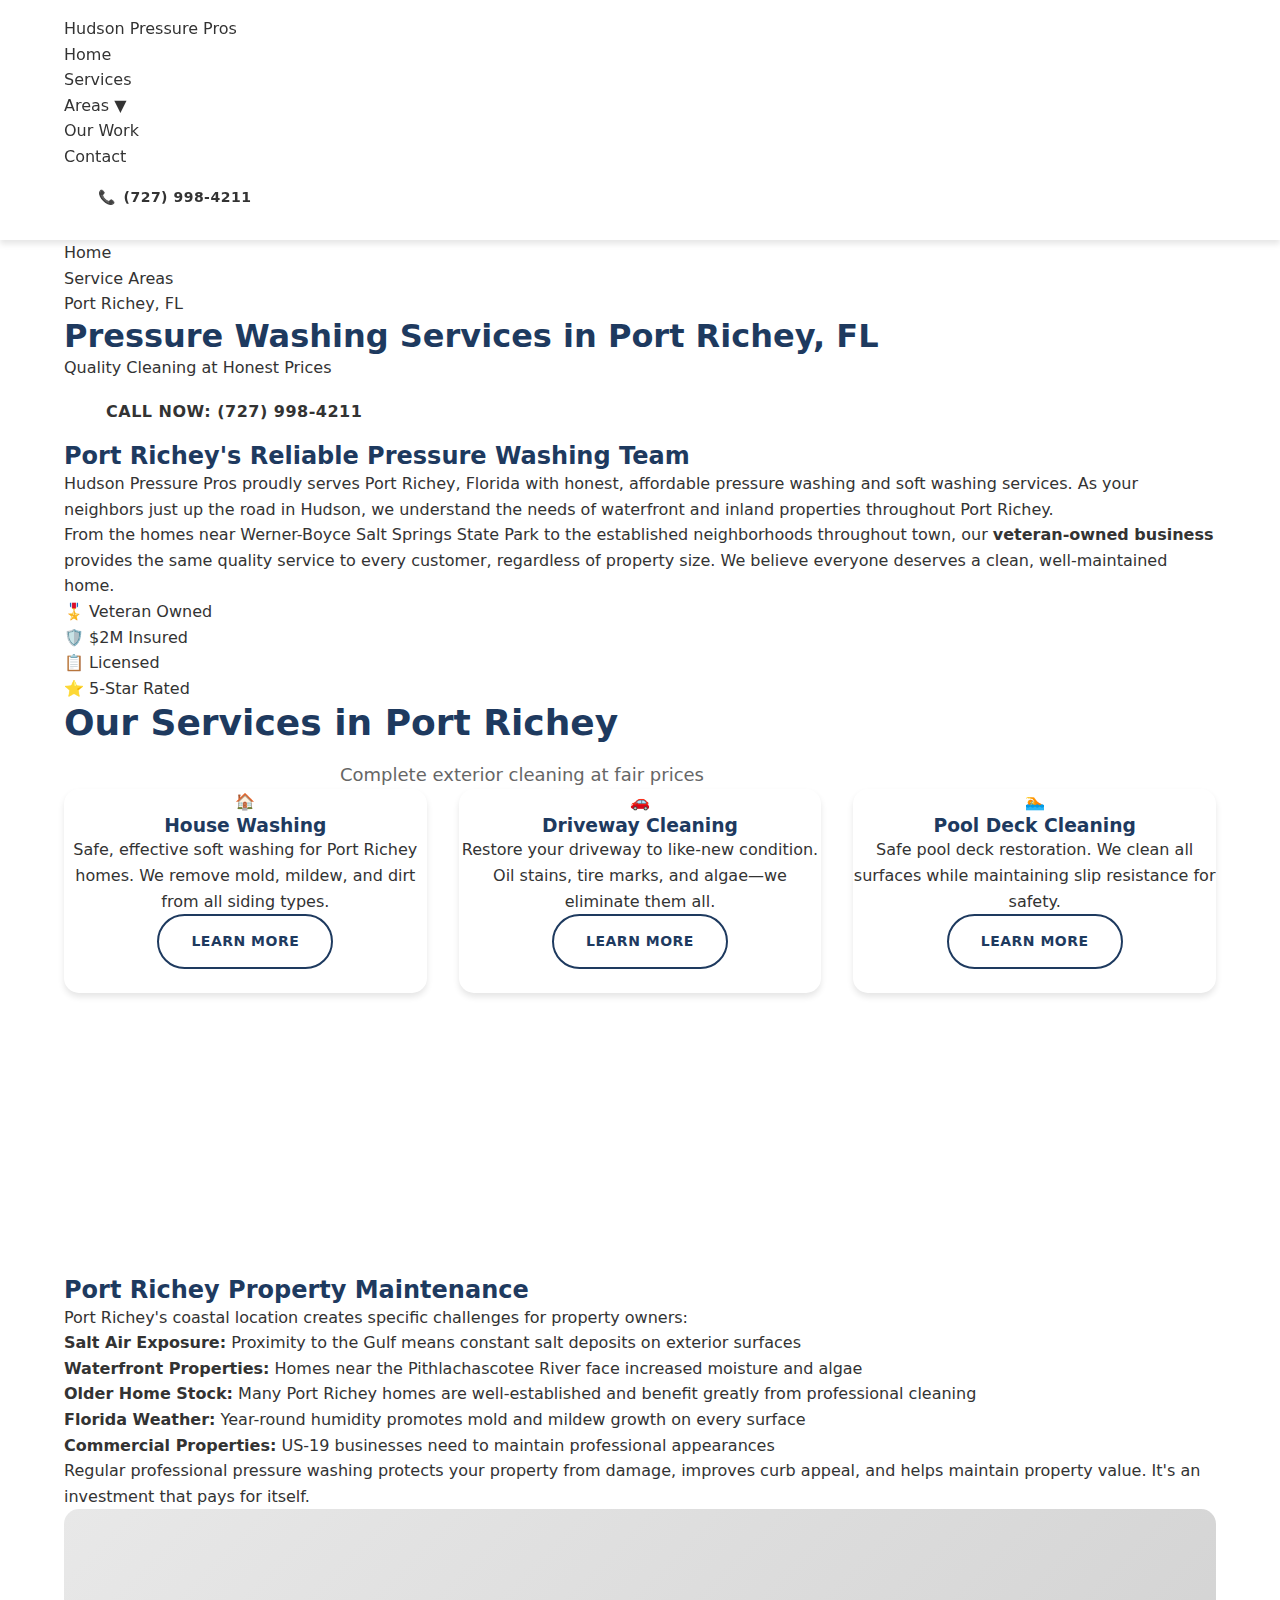
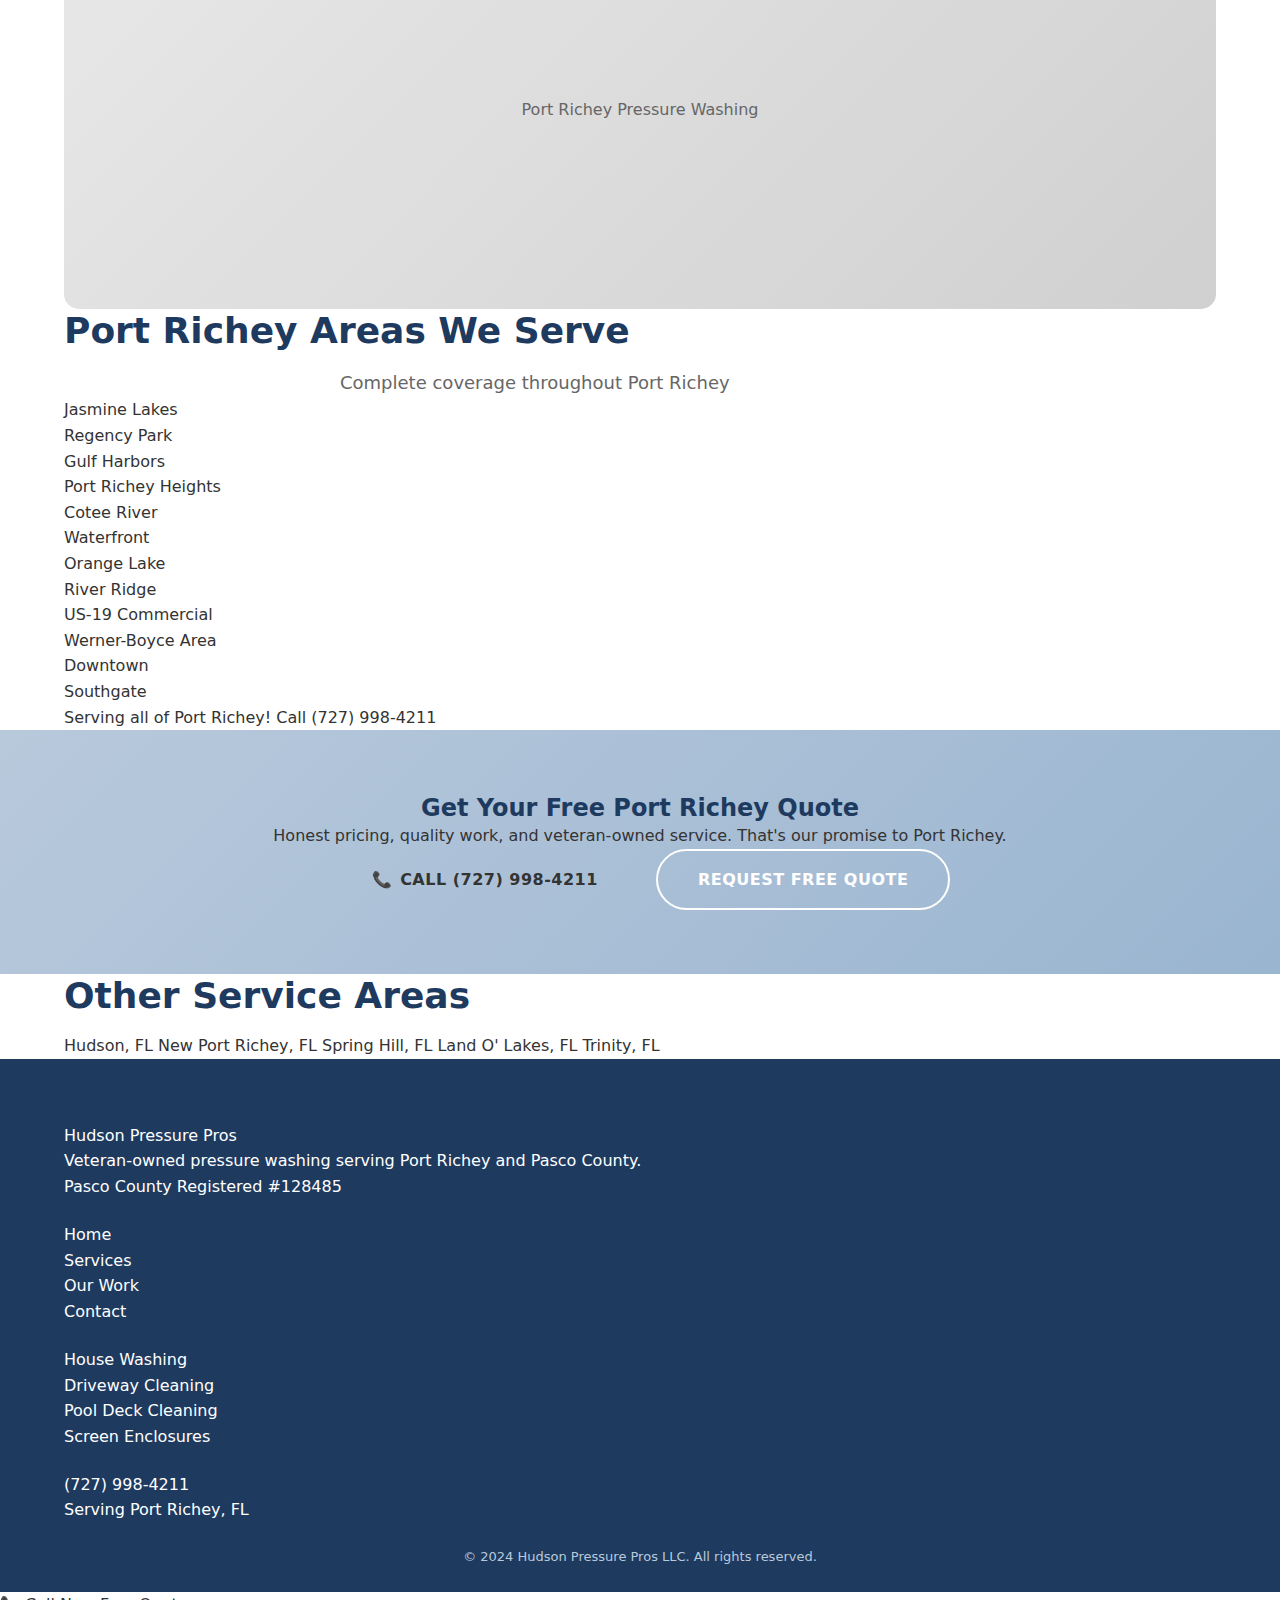
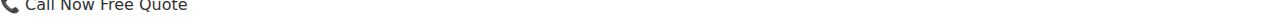
<file: areas/port-richey-fl.html>
<!DOCTYPE html>
<html lang="en">
<head>
    <meta charset="UTF-8">
    <meta name="viewport" content="width=device-width, initial-scale=1.0">
    <meta name="description" content="Professional pressure washing in Port Richey, FL. Veteran-owned, $2M insured. Driveways, houses, pool decks & more. Call (727) 998-4211 for free quote.">
    <meta name="keywords" content="pressure washing Port Richey FL, soft washing Port Richey, driveway cleaning Port Richey, house washing Port Richey Florida">
    <meta name="robots" content="index, follow">

    <!-- Geo Tags -->
    <meta name="geo.region" content="US-FL">
    <meta name="geo.placename" content="Port Richey, Florida">
    <meta name="geo.position" content="28.2717;-82.7193">
    <meta name="ICBM" content="28.2717, -82.7193">

    <!-- Open Graph -->
    <meta property="og:title" content="Pressure Washing Port Richey, FL | Hudson Pressure Pros">
    <meta property="og:description" content="Professional pressure washing in Port Richey. Veteran-owned, fully insured. Residential and commercial services.">
    <meta property="og:type" content="website">
    <meta property="og:url" content="https://hudsonpressurepros.com/areas/port-richey-fl.html">

    <title>Pressure Washing Port Richey FL | Power Washing Services | Hudson Pressure Pros</title>

    <link rel="canonical" href="https://hudsonpressurepros.com/areas/port-richey-fl.html">
    <link rel="stylesheet" href="../styles.css">

    <script type="application/ld+json">
    {
        "@context": "https://schema.org",
        "@type": "LocalBusiness",
        "@id": "https://hudsonpressurepros.com/#portrichey-service",
        "name": "Hudson Pressure Pros - Port Richey",
        "description": "Professional pressure washing and soft washing services in Port Richey, Florida.",
        "url": "https://hudsonpressurepros.com/areas/port-richey-fl.html",
        "telephone": "+1-727-998-4211",
        "priceRange": "$$",
        "areaServed": {
            "@type": "City",
            "name": "Port Richey",
            "containedInPlace": {"@type": "State", "name": "Florida"}
        }
    }
    </script>

    <script type="application/ld+json">
    {
        "@context": "https://schema.org",
        "@type": "BreadcrumbList",
        "itemListElement": [
            {"@type": "ListItem", "position": 1, "name": "Home", "item": "https://hudsonpressurepros.com/"},
            {"@type": "ListItem", "position": 2, "name": "Service Areas", "item": "https://hudsonpressurepros.com/#areas"},
            {"@type": "ListItem", "position": 3, "name": "Port Richey, FL", "item": "https://hudsonpressurepros.com/areas/port-richey-fl.html"}
        ]
    }
    </script>
</head>
<body>
    <a href="#main-content" class="skip-link">Skip to main content</a>

    <header class="header">
        <div class="container header-container">
            <a href="../index.html" class="logo" aria-label="Hudson Pressure Pros - Home">
                <span class="logo-text">Hudson Pressure Pros</span>
            </a>

            <nav class="main-nav" id="main-nav" aria-label="Main navigation">
                <ul class="nav-list">
                    <li><a href="../index.html">Home</a></li>
                    <li><a href="../services.html">Services</a></li>
                    <li class="nav-dropdown">
                        <a href="#" class="dropdown-toggle" aria-expanded="false" aria-haspopup="true">
                            Areas <span class="dropdown-arrow" aria-hidden="true">▼</span>
                        </a>
                        <ul class="dropdown-menu" role="menu">
                            <li><a href="hudson-fl.html" role="menuitem">Hudson, FL</a></li>
                            <li><a href="new-port-richey-fl.html" role="menuitem">New Port Richey, FL</a></li>
                            <li><a href="spring-hill-fl.html" role="menuitem">Spring Hill, FL</a></li>
                            <li><a href="land-o-lakes-fl.html" role="menuitem">Land O' Lakes, FL</a></li>
                            <li><a href="trinity-fl.html" role="menuitem">Trinity, FL</a></li>
                            <li><a href="port-richey-fl.html" role="menuitem" aria-current="page">Port Richey, FL</a></li>
                        </ul>
                    </li>
                    <li><a href="../our-work.html">Our Work</a></li>
                    <li><a href="../contact.html">Contact</a></li>
                </ul>
            </nav>

            <a href="tel:+17279984211" class="btn btn-header">
                <span aria-hidden="true">📞</span> (727) 998-4211
            </a>

            <button class="mobile-menu-btn" id="mobile-menu-btn" aria-label="Open menu" aria-expanded="false" aria-controls="main-nav">
                <span class="hamburger-line"></span>
                <span class="hamburger-line"></span>
                <span class="hamburger-line"></span>
            </button>
        </div>
    </header>

    <main id="main-content">
        <section class="area-hero" style="background: linear-gradient(135deg, var(--primary) 0%, var(--primary-dark) 100%);">
            <div class="container">
                <nav class="breadcrumb" aria-label="Breadcrumb">
                    <ol>
                        <li><a href="../index.html">Home</a></li>
                        <li><a href="../index.html#areas">Service Areas</a></li>
                        <li aria-current="page">Port Richey, FL</li>
                    </ol>
                </nav>

                <h1>Pressure Washing Services in Port Richey, FL</h1>
                <p class="area-hero-subtitle">Quality Cleaning at Honest Prices</p>

                <div class="area-hero-cta">
                    <a href="tel:+17279984211" class="btn btn-secondary btn-lg">Call Now: (727) 998-4211</a>
                    <a href="../contact.html" class="btn btn-outline-light btn-lg">Get Free Quote</a>
                </div>
            </div>
        </section>

        <section class="section area-intro">
            <div class="container">
                <div class="area-intro-content">
                    <h2>Port Richey's Reliable Pressure Washing Team</h2>
                    <p>Hudson Pressure Pros proudly serves Port Richey, Florida with honest, affordable pressure washing and soft washing services. As your neighbors just up the road in Hudson, we understand the needs of waterfront and inland properties throughout Port Richey.</p>

                    <p>From the homes near Werner-Boyce Salt Springs State Park to the established neighborhoods throughout town, our <strong>veteran-owned business</strong> provides the same quality service to every customer, regardless of property size. We believe everyone deserves a clean, well-maintained home.</p>

                    <div class="area-trust-badges">
                        <div class="trust-badge">
                            <span class="trust-icon" aria-hidden="true">🎖️</span>
                            <span>Veteran Owned</span>
                        </div>
                        <div class="trust-badge">
                            <span class="trust-icon" aria-hidden="true">🛡️</span>
                            <span>$2M Insured</span>
                        </div>
                        <div class="trust-badge">
                            <span class="trust-icon" aria-hidden="true">📋</span>
                            <span>Licensed</span>
                        </div>
                        <div class="trust-badge">
                            <span class="trust-icon" aria-hidden="true">⭐</span>
                            <span>5-Star Rated</span>
                        </div>
                    </div>
                </div>
            </div>
        </section>

        <section class="section area-services bg-light">
            <div class="container">
                <h2 class="section-title">Our Services in Port Richey</h2>
                <p class="section-subtitle">Complete exterior cleaning at fair prices</p>

                <div class="services-grid">
                    <article class="service-card">
                        <div class="service-icon" aria-hidden="true">🏠</div>
                        <h3>House Washing</h3>
                        <p>Safe, effective soft washing for Port Richey homes. We remove mold, mildew, and dirt from all siding types.</p>
                        <a href="../services.html#house-washing" class="btn btn-outline">Learn More</a>
                    </article>

                    <article class="service-card">
                        <div class="service-icon" aria-hidden="true">🚗</div>
                        <h3>Driveway Cleaning</h3>
                        <p>Restore your driveway to like-new condition. Oil stains, tire marks, and algae—we eliminate them all.</p>
                        <a href="../services.html#driveway" class="btn btn-outline">Learn More</a>
                    </article>

                    <article class="service-card">
                        <div class="service-icon" aria-hidden="true">🏊</div>
                        <h3>Pool Deck Cleaning</h3>
                        <p>Safe pool deck restoration. We clean all surfaces while maintaining slip resistance for safety.</p>
                        <a href="../services.html#pool-deck" class="btn btn-outline">Learn More</a>
                    </article>

                    <article class="service-card">
                        <div class="service-icon" aria-hidden="true">🏡</div>
                        <h3>Screen Enclosure Cleaning</h3>
                        <p>Brighten your lanai and screen enclosure. Crystal-clear results for your outdoor living space.</p>
                        <a href="../services.html#screen-enclosure" class="btn btn-outline">Learn More</a>
                    </article>

                    <article class="service-card">
                        <div class="service-icon" aria-hidden="true">🌳</div>
                        <h3>Fence Restoration</h3>
                        <p>Vinyl and wood fence cleaning. We'll make your fence look years younger.</p>
                        <a href="../services.html#fence" class="btn btn-outline">Learn More</a>
                    </article>

                    <article class="service-card">
                        <div class="service-icon" aria-hidden="true">🍂</div>
                        <h3>Gutter Cleaning</h3>
                        <p>Gutter cleaning and exterior brightening. Protect your home from water damage.</p>
                        <a href="../services.html#gutter" class="btn btn-outline">Learn More</a>
                    </article>
                </div>
            </div>
        </section>

        <section class="section area-local">
            <div class="container">
                <div class="area-local-grid">
                    <div class="area-local-content">
                        <h2>Port Richey Property Maintenance</h2>

                        <p>Port Richey's coastal location creates specific challenges for property owners:</p>

                        <ul class="area-challenges-list">
                            <li><strong>Salt Air Exposure:</strong> Proximity to the Gulf means constant salt deposits on exterior surfaces</li>
                            <li><strong>Waterfront Properties:</strong> Homes near the Pithlachascotee River face increased moisture and algae</li>
                            <li><strong>Older Home Stock:</strong> Many Port Richey homes are well-established and benefit greatly from professional cleaning</li>
                            <li><strong>Florida Weather:</strong> Year-round humidity promotes mold and mildew growth on every surface</li>
                            <li><strong>Commercial Properties:</strong> US-19 businesses need to maintain professional appearances</li>
                        </ul>

                        <p>Regular professional pressure washing protects your property from damage, improves curb appeal, and helps maintain property value. It's an investment that pays for itself.</p>
                    </div>

                    <div class="area-local-image">
                        <div class="placeholder-image" style="background: linear-gradient(135deg, #e8e8e8 0%, #d0d0d0 100%); height: 400px; display: flex; align-items: center; justify-content: center; border-radius: var(--radius-lg);">
                            <span style="color: #666; font-size: 1rem;">Port Richey Pressure Washing</span>
                        </div>
                    </div>
                </div>
            </div>
        </section>

        <section class="section area-neighborhoods bg-light">
            <div class="container">
                <h2 class="section-title">Port Richey Areas We Serve</h2>
                <p class="section-subtitle">Complete coverage throughout Port Richey</p>

                <div class="neighborhoods-grid">
                    <div class="neighborhood-item">Jasmine Lakes</div>
                    <div class="neighborhood-item">Regency Park</div>
                    <div class="neighborhood-item">Gulf Harbors</div>
                    <div class="neighborhood-item">Port Richey Heights</div>
                    <div class="neighborhood-item">Cotee River</div>
                    <div class="neighborhood-item">Waterfront</div>
                    <div class="neighborhood-item">Orange Lake</div>
                    <div class="neighborhood-item">River Ridge</div>
                    <div class="neighborhood-item">US-19 Commercial</div>
                    <div class="neighborhood-item">Werner-Boyce Area</div>
                    <div class="neighborhood-item">Downtown</div>
                    <div class="neighborhood-item">Southgate</div>
                </div>

                <p class="neighborhoods-note">Serving all of Port Richey! Call <a href="tel:+17279984211">(727) 998-4211</a></p>
            </div>
        </section>

        <section class="section cta-section">
            <div class="container">
                <div class="cta-content">
                    <h2>Get Your Free Port Richey Quote</h2>
                    <p>Honest pricing, quality work, and veteran-owned service. That's our promise to Port Richey.</p>

                    <div class="cta-buttons">
                        <a href="tel:+17279984211" class="btn btn-secondary btn-lg">
                            <span aria-hidden="true">📞</span> Call (727) 998-4211
                        </a>
                        <a href="../contact.html" class="btn btn-outline-light btn-lg">Request Free Quote</a>
                    </div>
                </div>
            </div>
        </section>

        <section class="section other-areas">
            <div class="container">
                <h2 class="section-title">Other Service Areas</h2>
                <div class="other-areas-grid">
                    <a href="hudson-fl.html" class="other-area-link">Hudson, FL</a>
                    <a href="new-port-richey-fl.html" class="other-area-link">New Port Richey, FL</a>
                    <a href="spring-hill-fl.html" class="other-area-link">Spring Hill, FL</a>
                    <a href="land-o-lakes-fl.html" class="other-area-link">Land O' Lakes, FL</a>
                    <a href="trinity-fl.html" class="other-area-link">Trinity, FL</a>
                </div>
            </div>
        </section>
    </main>

    <footer class="footer">
        <div class="container">
            <div class="footer-grid">
                <div class="footer-brand">
                    <span class="footer-logo">Hudson Pressure Pros</span>
                    <p>Veteran-owned pressure washing serving Port Richey and Pasco County.</p>
                    <p class="footer-license">Pasco County Registered #128485</p>
                </div>

                <div class="footer-links">
                    <h3>Quick Links</h3>
                    <ul>
                        <li><a href="../index.html">Home</a></li>
                        <li><a href="../services.html">Services</a></li>
                        <li><a href="../our-work.html">Our Work</a></li>
                        <li><a href="../contact.html">Contact</a></li>
                    </ul>
                </div>

                <div class="footer-links">
                    <h3>Services</h3>
                    <ul>
                        <li><a href="../services.html#house-washing">House Washing</a></li>
                        <li><a href="../services.html#driveway">Driveway Cleaning</a></li>
                        <li><a href="../services.html#pool-deck">Pool Deck Cleaning</a></li>
                        <li><a href="../services.html#screen-enclosure">Screen Enclosures</a></li>
                    </ul>
                </div>

                <div class="footer-contact">
                    <h3>Contact Us</h3>
                    <p><a href="tel:+17279984211">(727) 998-4211</a></p>
                    <p>Serving Port Richey, FL</p>
                </div>
            </div>

            <div class="footer-bottom">
                <p>&copy; 2024 Hudson Pressure Pros LLC. All rights reserved.</p>
            </div>
        </div>
    </footer>

    <div class="mobile-cta" id="mobile-cta" aria-hidden="true">
        <a href="tel:+17279984211" class="mobile-cta-btn"><span aria-hidden="true">📞</span> Call Now</a>
        <a href="../contact.html" class="mobile-cta-btn mobile-cta-quote">Free Quote</a>
    </div>

    <script src="../script.js"></script>
</body>
</html>
</file>
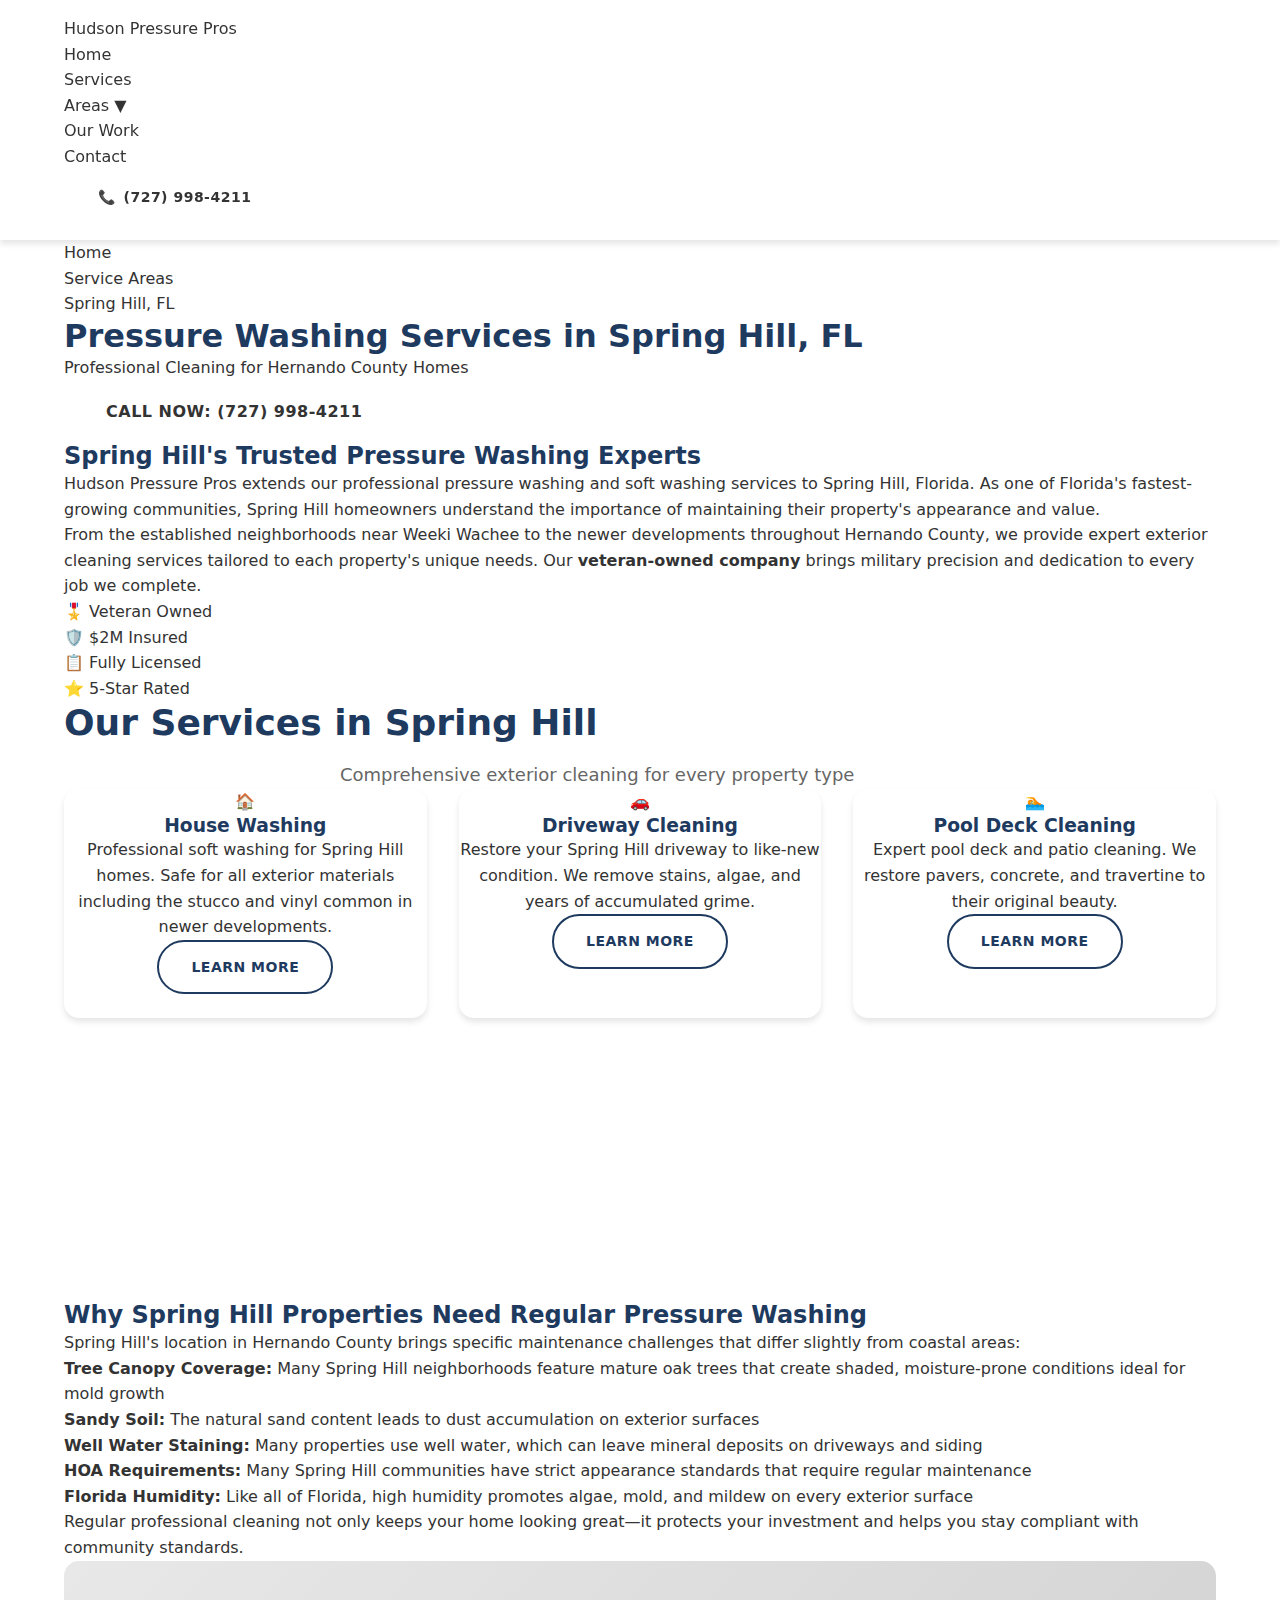
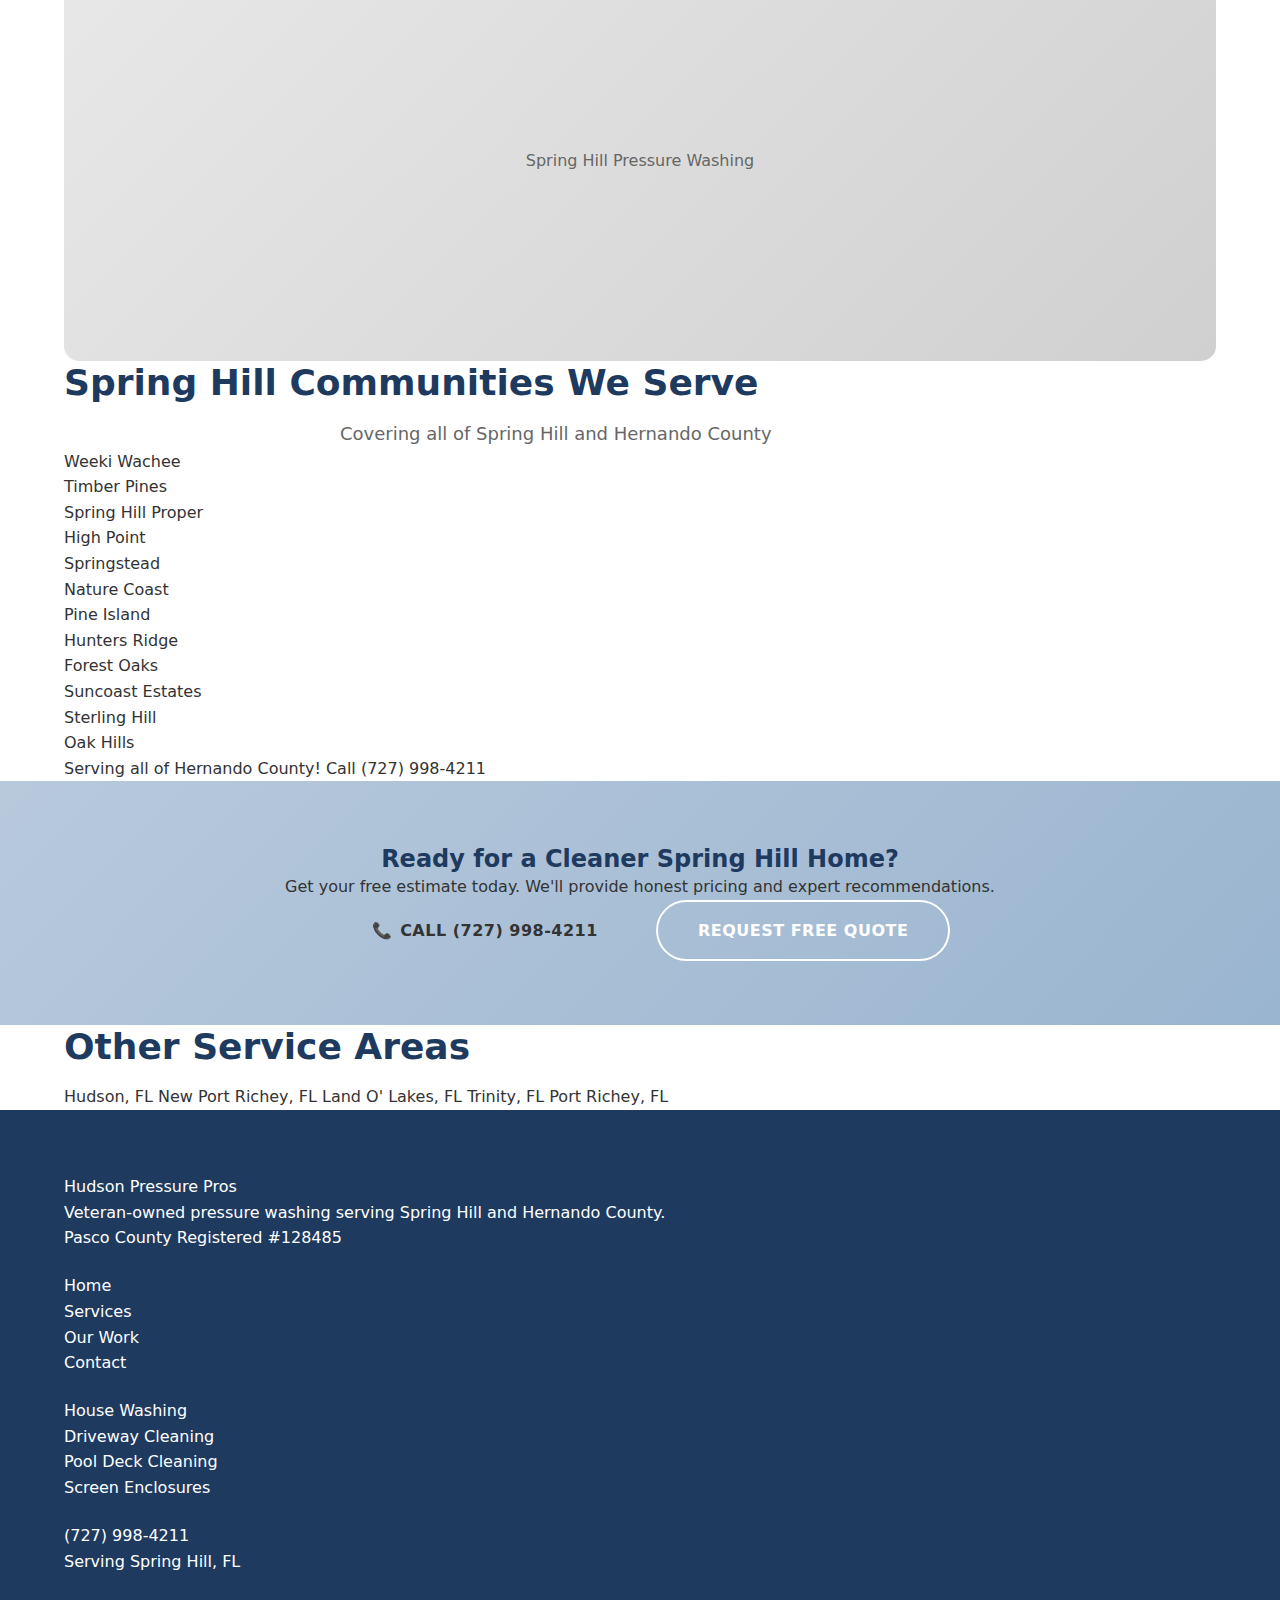
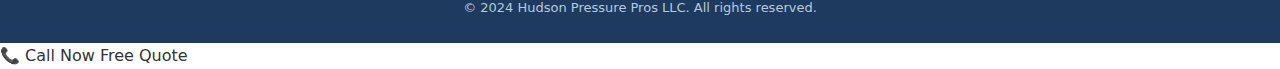
<file: areas/spring-hill-fl.html>
<!DOCTYPE html>
<html lang="en">
<head>
    <meta charset="UTF-8">
    <meta name="viewport" content="width=device-width, initial-scale=1.0">
    <meta name="description" content="Professional pressure washing in Spring Hill, FL. Veteran-owned, $2M insured. House washing, driveways, pool decks & more. Call (727) 998-4211 for free quote.">
    <meta name="keywords" content="pressure washing Spring Hill FL, soft washing Spring Hill Florida, driveway cleaning Spring Hill, house washing Hernando County">
    <meta name="robots" content="index, follow">

    <!-- Geo Tags -->
    <meta name="geo.region" content="US-FL">
    <meta name="geo.placename" content="Spring Hill, Florida">
    <meta name="geo.position" content="28.4769;-82.5298">
    <meta name="ICBM" content="28.4769, -82.5298">

    <!-- Open Graph -->
    <meta property="og:title" content="Pressure Washing Spring Hill, FL | Hudson Pressure Pros">
    <meta property="og:description" content="Expert pressure washing in Spring Hill. Veteran-owned, fully insured. Residential and commercial services.">
    <meta property="og:type" content="website">
    <meta property="og:url" content="https://hudsonpressurepros.com/areas/spring-hill-fl.html">

    <title>Pressure Washing Spring Hill FL | Power Washing Services | Hudson Pressure Pros</title>

    <link rel="canonical" href="https://hudsonpressurepros.com/areas/spring-hill-fl.html">
    <link rel="stylesheet" href="../styles.css">

    <!-- Local Business Schema -->
    <script type="application/ld+json">
    {
        "@context": "https://schema.org",
        "@type": "LocalBusiness",
        "@id": "https://hudsonpressurepros.com/#springhill-service",
        "name": "Hudson Pressure Pros - Spring Hill",
        "description": "Professional pressure washing and soft washing services in Spring Hill, Florida and Hernando County.",
        "url": "https://hudsonpressurepros.com/areas/spring-hill-fl.html",
        "telephone": "+1-727-998-4211",
        "priceRange": "$$",
        "areaServed": {
            "@type": "City",
            "name": "Spring Hill",
            "containedInPlace": {
                "@type": "State",
                "name": "Florida"
            }
        }
    }
    </script>

    <script type="application/ld+json">
    {
        "@context": "https://schema.org",
        "@type": "BreadcrumbList",
        "itemListElement": [
            {"@type": "ListItem", "position": 1, "name": "Home", "item": "https://hudsonpressurepros.com/"},
            {"@type": "ListItem", "position": 2, "name": "Service Areas", "item": "https://hudsonpressurepros.com/#areas"},
            {"@type": "ListItem", "position": 3, "name": "Spring Hill, FL", "item": "https://hudsonpressurepros.com/areas/spring-hill-fl.html"}
        ]
    }
    </script>
</head>
<body>
    <a href="#main-content" class="skip-link">Skip to main content</a>

    <header class="header">
        <div class="container header-container">
            <a href="../index.html" class="logo" aria-label="Hudson Pressure Pros - Home">
                <span class="logo-text">Hudson Pressure Pros</span>
            </a>

            <nav class="main-nav" id="main-nav" aria-label="Main navigation">
                <ul class="nav-list">
                    <li><a href="../index.html">Home</a></li>
                    <li><a href="../services.html">Services</a></li>
                    <li class="nav-dropdown">
                        <a href="#" class="dropdown-toggle" aria-expanded="false" aria-haspopup="true">
                            Areas <span class="dropdown-arrow" aria-hidden="true">▼</span>
                        </a>
                        <ul class="dropdown-menu" role="menu">
                            <li><a href="hudson-fl.html" role="menuitem">Hudson, FL</a></li>
                            <li><a href="new-port-richey-fl.html" role="menuitem">New Port Richey, FL</a></li>
                            <li><a href="spring-hill-fl.html" role="menuitem" aria-current="page">Spring Hill, FL</a></li>
                            <li><a href="land-o-lakes-fl.html" role="menuitem">Land O' Lakes, FL</a></li>
                            <li><a href="trinity-fl.html" role="menuitem">Trinity, FL</a></li>
                            <li><a href="port-richey-fl.html" role="menuitem">Port Richey, FL</a></li>
                        </ul>
                    </li>
                    <li><a href="../our-work.html">Our Work</a></li>
                    <li><a href="../contact.html">Contact</a></li>
                </ul>
            </nav>

            <a href="tel:+17279984211" class="btn btn-header">
                <span aria-hidden="true">📞</span> (727) 998-4211
            </a>

            <button class="mobile-menu-btn" id="mobile-menu-btn" aria-label="Open menu" aria-expanded="false" aria-controls="main-nav">
                <span class="hamburger-line"></span>
                <span class="hamburger-line"></span>
                <span class="hamburger-line"></span>
            </button>
        </div>
    </header>

    <main id="main-content">
        <!-- Hero -->
        <section class="area-hero" style="background: linear-gradient(135deg, var(--primary) 0%, var(--primary-dark) 100%);">
            <div class="container">
                <nav class="breadcrumb" aria-label="Breadcrumb">
                    <ol>
                        <li><a href="../index.html">Home</a></li>
                        <li><a href="../index.html#areas">Service Areas</a></li>
                        <li aria-current="page">Spring Hill, FL</li>
                    </ol>
                </nav>

                <h1>Pressure Washing Services in Spring Hill, FL</h1>
                <p class="area-hero-subtitle">Professional Cleaning for Hernando County Homes</p>

                <div class="area-hero-cta">
                    <a href="tel:+17279984211" class="btn btn-secondary btn-lg">Call Now: (727) 998-4211</a>
                    <a href="../contact.html" class="btn btn-outline-light btn-lg">Get Free Quote</a>
                </div>
            </div>
        </section>

        <!-- Intro -->
        <section class="section area-intro">
            <div class="container">
                <div class="area-intro-content">
                    <h2>Spring Hill's Trusted Pressure Washing Experts</h2>
                    <p>Hudson Pressure Pros extends our professional pressure washing and soft washing services to Spring Hill, Florida. As one of Florida's fastest-growing communities, Spring Hill homeowners understand the importance of maintaining their property's appearance and value.</p>

                    <p>From the established neighborhoods near Weeki Wachee to the newer developments throughout Hernando County, we provide expert exterior cleaning services tailored to each property's unique needs. Our <strong>veteran-owned company</strong> brings military precision and dedication to every job we complete.</p>

                    <div class="area-trust-badges">
                        <div class="trust-badge">
                            <span class="trust-icon" aria-hidden="true">🎖️</span>
                            <span>Veteran Owned</span>
                        </div>
                        <div class="trust-badge">
                            <span class="trust-icon" aria-hidden="true">🛡️</span>
                            <span>$2M Insured</span>
                        </div>
                        <div class="trust-badge">
                            <span class="trust-icon" aria-hidden="true">📋</span>
                            <span>Fully Licensed</span>
                        </div>
                        <div class="trust-badge">
                            <span class="trust-icon" aria-hidden="true">⭐</span>
                            <span>5-Star Rated</span>
                        </div>
                    </div>
                </div>
            </div>
        </section>

        <!-- Services -->
        <section class="section area-services bg-light">
            <div class="container">
                <h2 class="section-title">Our Services in Spring Hill</h2>
                <p class="section-subtitle">Comprehensive exterior cleaning for every property type</p>

                <div class="services-grid">
                    <article class="service-card">
                        <div class="service-icon" aria-hidden="true">🏠</div>
                        <h3>House Washing</h3>
                        <p>Professional soft washing for Spring Hill homes. Safe for all exterior materials including the stucco and vinyl common in newer developments.</p>
                        <a href="../services.html#house-washing" class="btn btn-outline">Learn More</a>
                    </article>

                    <article class="service-card">
                        <div class="service-icon" aria-hidden="true">🚗</div>
                        <h3>Driveway Cleaning</h3>
                        <p>Restore your Spring Hill driveway to like-new condition. We remove stains, algae, and years of accumulated grime.</p>
                        <a href="../services.html#driveway" class="btn btn-outline">Learn More</a>
                    </article>

                    <article class="service-card">
                        <div class="service-icon" aria-hidden="true">🏊</div>
                        <h3>Pool Deck Cleaning</h3>
                        <p>Expert pool deck and patio cleaning. We restore pavers, concrete, and travertine to their original beauty.</p>
                        <a href="../services.html#pool-deck" class="btn btn-outline">Learn More</a>
                    </article>

                    <article class="service-card">
                        <div class="service-icon" aria-hidden="true">🏡</div>
                        <h3>Lanai & Screen Cleaning</h3>
                        <p>Crystal-clear screen enclosures and lanais. Essential for enjoying Spring Hill's beautiful weather year-round.</p>
                        <a href="../services.html#screen-enclosure" class="btn btn-outline">Learn More</a>
                    </article>

                    <article class="service-card">
                        <div class="service-icon" aria-hidden="true">🌳</div>
                        <h3>Fence Cleaning</h3>
                        <p>Vinyl and wood fence restoration. We eliminate the algae and mildew that Florida's climate encourages.</p>
                        <a href="../services.html#fence" class="btn btn-outline">Learn More</a>
                    </article>

                    <article class="service-card">
                        <div class="service-icon" aria-hidden="true">🍂</div>
                        <h3>Gutter Cleaning</h3>
                        <p>Keep your gutters flowing freely. Prevent water damage with professional gutter cleaning and brightening.</p>
                        <a href="../services.html#gutter" class="btn btn-outline">Learn More</a>
                    </article>
                </div>
            </div>
        </section>

        <!-- Local Content -->
        <section class="section area-local">
            <div class="container">
                <div class="area-local-grid">
                    <div class="area-local-content">
                        <h2>Why Spring Hill Properties Need Regular Pressure Washing</h2>

                        <p>Spring Hill's location in Hernando County brings specific maintenance challenges that differ slightly from coastal areas:</p>

                        <ul class="area-challenges-list">
                            <li><strong>Tree Canopy Coverage:</strong> Many Spring Hill neighborhoods feature mature oak trees that create shaded, moisture-prone conditions ideal for mold growth</li>
                            <li><strong>Sandy Soil:</strong> The natural sand content leads to dust accumulation on exterior surfaces</li>
                            <li><strong>Well Water Staining:</strong> Many properties use well water, which can leave mineral deposits on driveways and siding</li>
                            <li><strong>HOA Requirements:</strong> Many Spring Hill communities have strict appearance standards that require regular maintenance</li>
                            <li><strong>Florida Humidity:</strong> Like all of Florida, high humidity promotes algae, mold, and mildew on every exterior surface</li>
                        </ul>

                        <p>Regular professional cleaning not only keeps your home looking great—it protects your investment and helps you stay compliant with community standards.</p>
                    </div>

                    <div class="area-local-image">
                        <div class="placeholder-image" style="background: linear-gradient(135deg, #e8e8e8 0%, #d0d0d0 100%); height: 400px; display: flex; align-items: center; justify-content: center; border-radius: var(--radius-lg);">
                            <span style="color: #666; font-size: 1rem;">Spring Hill Pressure Washing</span>
                        </div>
                    </div>
                </div>
            </div>
        </section>

        <!-- Neighborhoods -->
        <section class="section area-neighborhoods bg-light">
            <div class="container">
                <h2 class="section-title">Spring Hill Communities We Serve</h2>
                <p class="section-subtitle">Covering all of Spring Hill and Hernando County</p>

                <div class="neighborhoods-grid">
                    <div class="neighborhood-item">Weeki Wachee</div>
                    <div class="neighborhood-item">Timber Pines</div>
                    <div class="neighborhood-item">Spring Hill Proper</div>
                    <div class="neighborhood-item">High Point</div>
                    <div class="neighborhood-item">Springstead</div>
                    <div class="neighborhood-item">Nature Coast</div>
                    <div class="neighborhood-item">Pine Island</div>
                    <div class="neighborhood-item">Hunters Ridge</div>
                    <div class="neighborhood-item">Forest Oaks</div>
                    <div class="neighborhood-item">Suncoast Estates</div>
                    <div class="neighborhood-item">Sterling Hill</div>
                    <div class="neighborhood-item">Oak Hills</div>
                </div>

                <p class="neighborhoods-note">Serving all of Hernando County! Call <a href="tel:+17279984211">(727) 998-4211</a></p>
            </div>
        </section>

        <!-- CTA -->
        <section class="section cta-section">
            <div class="container">
                <div class="cta-content">
                    <h2>Ready for a Cleaner Spring Hill Home?</h2>
                    <p>Get your free estimate today. We'll provide honest pricing and expert recommendations.</p>

                    <div class="cta-buttons">
                        <a href="tel:+17279984211" class="btn btn-secondary btn-lg">
                            <span aria-hidden="true">📞</span> Call (727) 998-4211
                        </a>
                        <a href="../contact.html" class="btn btn-outline-light btn-lg">Request Free Quote</a>
                    </div>
                </div>
            </div>
        </section>

        <!-- Other Areas -->
        <section class="section other-areas">
            <div class="container">
                <h2 class="section-title">Other Service Areas</h2>
                <div class="other-areas-grid">
                    <a href="hudson-fl.html" class="other-area-link">Hudson, FL</a>
                    <a href="new-port-richey-fl.html" class="other-area-link">New Port Richey, FL</a>
                    <a href="land-o-lakes-fl.html" class="other-area-link">Land O' Lakes, FL</a>
                    <a href="trinity-fl.html" class="other-area-link">Trinity, FL</a>
                    <a href="port-richey-fl.html" class="other-area-link">Port Richey, FL</a>
                </div>
            </div>
        </section>
    </main>

    <footer class="footer">
        <div class="container">
            <div class="footer-grid">
                <div class="footer-brand">
                    <span class="footer-logo">Hudson Pressure Pros</span>
                    <p>Veteran-owned pressure washing serving Spring Hill and Hernando County.</p>
                    <p class="footer-license">Pasco County Registered #128485</p>
                </div>

                <div class="footer-links">
                    <h3>Quick Links</h3>
                    <ul>
                        <li><a href="../index.html">Home</a></li>
                        <li><a href="../services.html">Services</a></li>
                        <li><a href="../our-work.html">Our Work</a></li>
                        <li><a href="../contact.html">Contact</a></li>
                    </ul>
                </div>

                <div class="footer-links">
                    <h3>Services</h3>
                    <ul>
                        <li><a href="../services.html#house-washing">House Washing</a></li>
                        <li><a href="../services.html#driveway">Driveway Cleaning</a></li>
                        <li><a href="../services.html#pool-deck">Pool Deck Cleaning</a></li>
                        <li><a href="../services.html#screen-enclosure">Screen Enclosures</a></li>
                    </ul>
                </div>

                <div class="footer-contact">
                    <h3>Contact Us</h3>
                    <p><a href="tel:+17279984211">(727) 998-4211</a></p>
                    <p>Serving Spring Hill, FL</p>
                </div>
            </div>

            <div class="footer-bottom">
                <p>&copy; 2024 Hudson Pressure Pros LLC. All rights reserved.</p>
            </div>
        </div>
    </footer>

    <div class="mobile-cta" id="mobile-cta" aria-hidden="true">
        <a href="tel:+17279984211" class="mobile-cta-btn"><span aria-hidden="true">📞</span> Call Now</a>
        <a href="../contact.html" class="mobile-cta-btn mobile-cta-quote">Free Quote</a>
    </div>

    <script src="../script.js"></script>
</body>
</html>
</file>
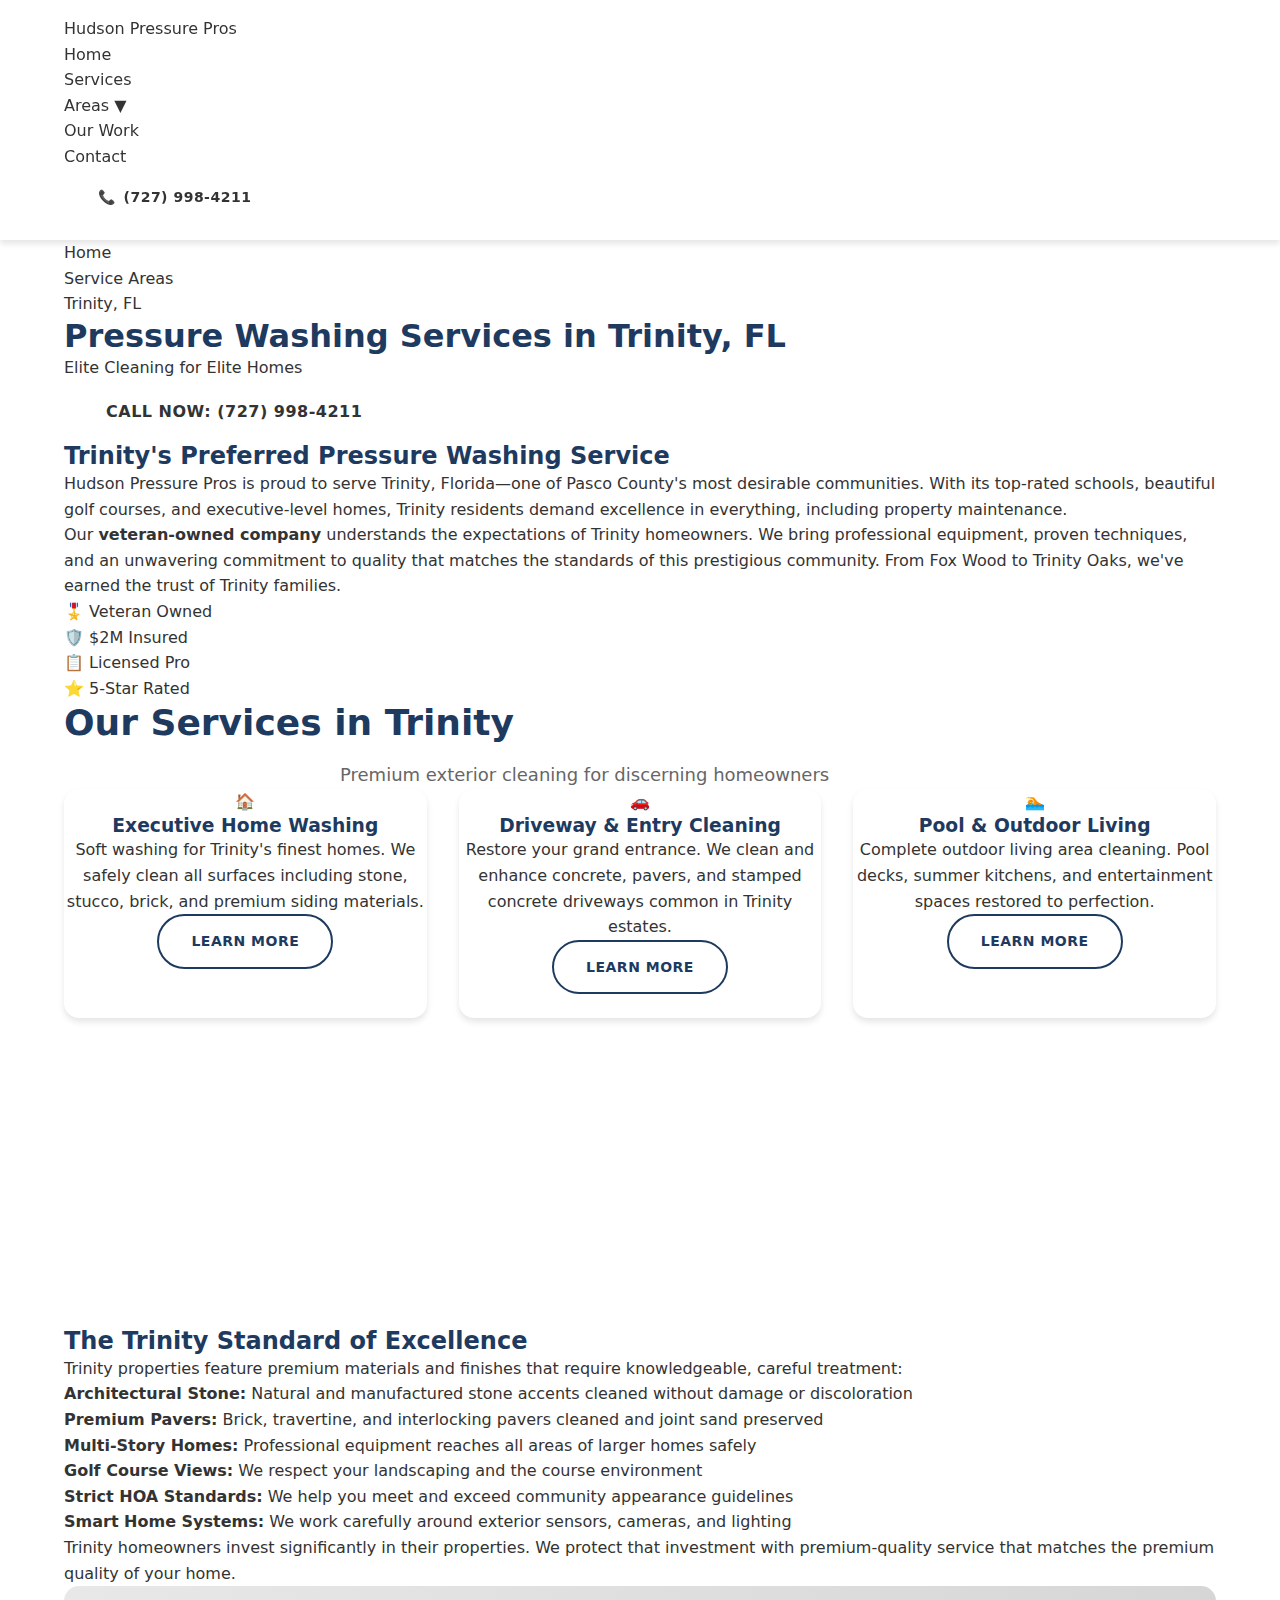
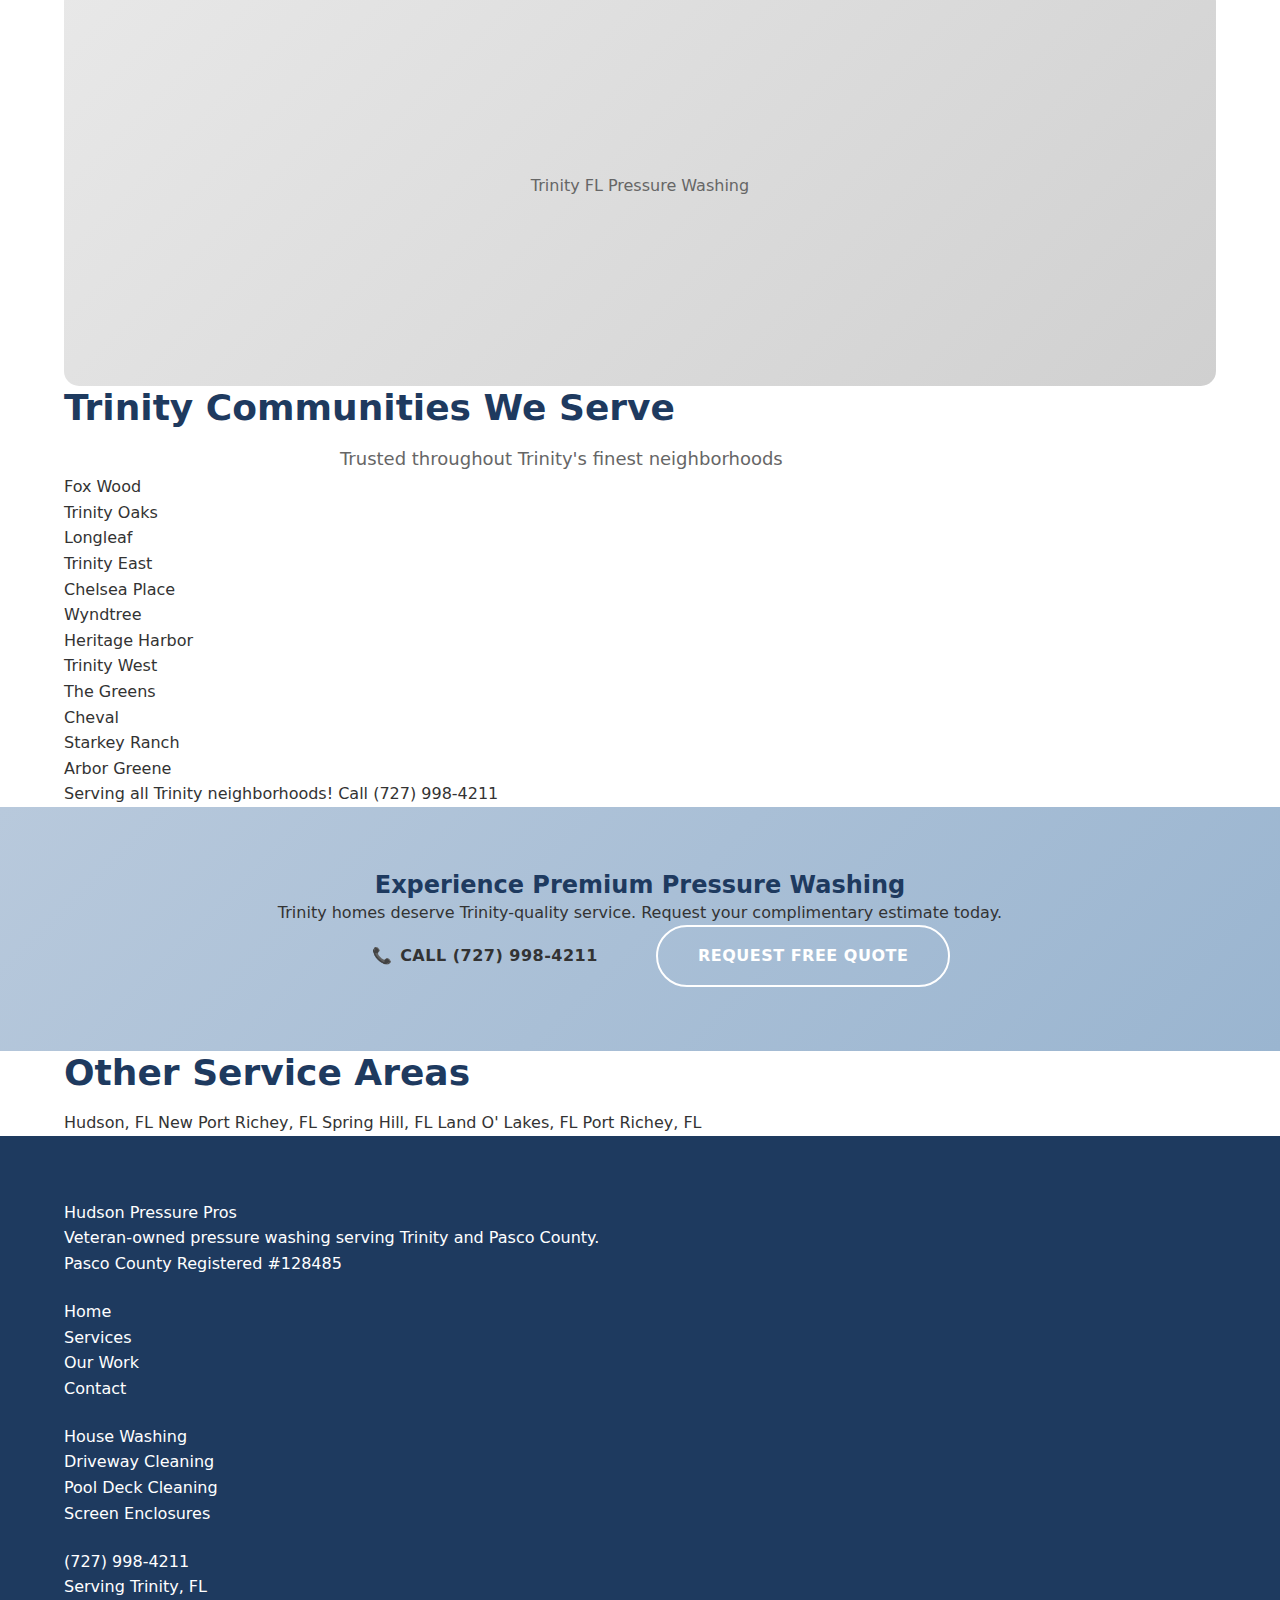
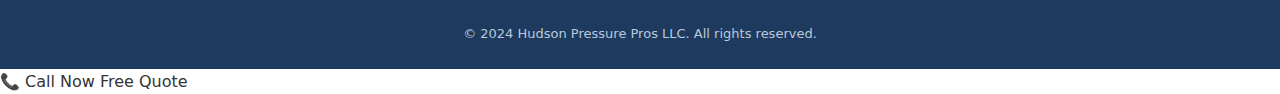
<file: areas/trinity-fl.html>
<!DOCTYPE html>
<html lang="en">
<head>
    <meta charset="UTF-8">
    <meta name="viewport" content="width=device-width, initial-scale=1.0">
    <meta name="description" content="Professional pressure washing in Trinity, FL. Veteran-owned, $2M insured. Expert soft washing for upscale homes. Call (727) 998-4211 for free quote.">
    <meta name="keywords" content="pressure washing Trinity FL, soft washing Trinity Florida, driveway cleaning Trinity, house washing Trinity Pasco">
    <meta name="robots" content="index, follow">

    <!-- Geo Tags -->
    <meta name="geo.region" content="US-FL">
    <meta name="geo.placename" content="Trinity, Florida">
    <meta name="geo.position" content="28.1831;-82.6831">
    <meta name="ICBM" content="28.1831, -82.6831">

    <!-- Open Graph -->
    <meta property="og:title" content="Pressure Washing Trinity, FL | Hudson Pressure Pros">
    <meta property="og:description" content="Premium pressure washing for Trinity's finest homes. Veteran-owned, fully insured.">
    <meta property="og:type" content="website">
    <meta property="og:url" content="https://hudsonpressurepros.com/areas/trinity-fl.html">

    <title>Pressure Washing Trinity FL | Soft Washing Services | Hudson Pressure Pros</title>

    <link rel="canonical" href="https://hudsonpressurepros.com/areas/trinity-fl.html">
    <link rel="stylesheet" href="../styles.css">

    <script type="application/ld+json">
    {
        "@context": "https://schema.org",
        "@type": "LocalBusiness",
        "@id": "https://hudsonpressurepros.com/#trinity-service",
        "name": "Hudson Pressure Pros - Trinity",
        "description": "Professional pressure washing and soft washing services in Trinity, Florida.",
        "url": "https://hudsonpressurepros.com/areas/trinity-fl.html",
        "telephone": "+1-727-998-4211",
        "priceRange": "$$",
        "areaServed": {
            "@type": "City",
            "name": "Trinity",
            "containedInPlace": {"@type": "State", "name": "Florida"}
        }
    }
    </script>

    <script type="application/ld+json">
    {
        "@context": "https://schema.org",
        "@type": "BreadcrumbList",
        "itemListElement": [
            {"@type": "ListItem", "position": 1, "name": "Home", "item": "https://hudsonpressurepros.com/"},
            {"@type": "ListItem", "position": 2, "name": "Service Areas", "item": "https://hudsonpressurepros.com/#areas"},
            {"@type": "ListItem", "position": 3, "name": "Trinity, FL", "item": "https://hudsonpressurepros.com/areas/trinity-fl.html"}
        ]
    }
    </script>
</head>
<body>
    <a href="#main-content" class="skip-link">Skip to main content</a>

    <header class="header">
        <div class="container header-container">
            <a href="../index.html" class="logo" aria-label="Hudson Pressure Pros - Home">
                <span class="logo-text">Hudson Pressure Pros</span>
            </a>

            <nav class="main-nav" id="main-nav" aria-label="Main navigation">
                <ul class="nav-list">
                    <li><a href="../index.html">Home</a></li>
                    <li><a href="../services.html">Services</a></li>
                    <li class="nav-dropdown">
                        <a href="#" class="dropdown-toggle" aria-expanded="false" aria-haspopup="true">
                            Areas <span class="dropdown-arrow" aria-hidden="true">▼</span>
                        </a>
                        <ul class="dropdown-menu" role="menu">
                            <li><a href="hudson-fl.html" role="menuitem">Hudson, FL</a></li>
                            <li><a href="new-port-richey-fl.html" role="menuitem">New Port Richey, FL</a></li>
                            <li><a href="spring-hill-fl.html" role="menuitem">Spring Hill, FL</a></li>
                            <li><a href="land-o-lakes-fl.html" role="menuitem">Land O' Lakes, FL</a></li>
                            <li><a href="trinity-fl.html" role="menuitem" aria-current="page">Trinity, FL</a></li>
                            <li><a href="port-richey-fl.html" role="menuitem">Port Richey, FL</a></li>
                        </ul>
                    </li>
                    <li><a href="../our-work.html">Our Work</a></li>
                    <li><a href="../contact.html">Contact</a></li>
                </ul>
            </nav>

            <a href="tel:+17279984211" class="btn btn-header">
                <span aria-hidden="true">📞</span> (727) 998-4211
            </a>

            <button class="mobile-menu-btn" id="mobile-menu-btn" aria-label="Open menu" aria-expanded="false" aria-controls="main-nav">
                <span class="hamburger-line"></span>
                <span class="hamburger-line"></span>
                <span class="hamburger-line"></span>
            </button>
        </div>
    </header>

    <main id="main-content">
        <section class="area-hero" style="background: linear-gradient(135deg, var(--primary) 0%, var(--primary-dark) 100%);">
            <div class="container">
                <nav class="breadcrumb" aria-label="Breadcrumb">
                    <ol>
                        <li><a href="../index.html">Home</a></li>
                        <li><a href="../index.html#areas">Service Areas</a></li>
                        <li aria-current="page">Trinity, FL</li>
                    </ol>
                </nav>

                <h1>Pressure Washing Services in Trinity, FL</h1>
                <p class="area-hero-subtitle">Elite Cleaning for Elite Homes</p>

                <div class="area-hero-cta">
                    <a href="tel:+17279984211" class="btn btn-secondary btn-lg">Call Now: (727) 998-4211</a>
                    <a href="../contact.html" class="btn btn-outline-light btn-lg">Get Free Quote</a>
                </div>
            </div>
        </section>

        <section class="section area-intro">
            <div class="container">
                <div class="area-intro-content">
                    <h2>Trinity's Preferred Pressure Washing Service</h2>
                    <p>Hudson Pressure Pros is proud to serve Trinity, Florida—one of Pasco County's most desirable communities. With its top-rated schools, beautiful golf courses, and executive-level homes, Trinity residents demand excellence in everything, including property maintenance.</p>

                    <p>Our <strong>veteran-owned company</strong> understands the expectations of Trinity homeowners. We bring professional equipment, proven techniques, and an unwavering commitment to quality that matches the standards of this prestigious community. From Fox Wood to Trinity Oaks, we've earned the trust of Trinity families.</p>

                    <div class="area-trust-badges">
                        <div class="trust-badge">
                            <span class="trust-icon" aria-hidden="true">🎖️</span>
                            <span>Veteran Owned</span>
                        </div>
                        <div class="trust-badge">
                            <span class="trust-icon" aria-hidden="true">🛡️</span>
                            <span>$2M Insured</span>
                        </div>
                        <div class="trust-badge">
                            <span class="trust-icon" aria-hidden="true">📋</span>
                            <span>Licensed Pro</span>
                        </div>
                        <div class="trust-badge">
                            <span class="trust-icon" aria-hidden="true">⭐</span>
                            <span>5-Star Rated</span>
                        </div>
                    </div>
                </div>
            </div>
        </section>

        <section class="section area-services bg-light">
            <div class="container">
                <h2 class="section-title">Our Services in Trinity</h2>
                <p class="section-subtitle">Premium exterior cleaning for discerning homeowners</p>

                <div class="services-grid">
                    <article class="service-card">
                        <div class="service-icon" aria-hidden="true">🏠</div>
                        <h3>Executive Home Washing</h3>
                        <p>Soft washing for Trinity's finest homes. We safely clean all surfaces including stone, stucco, brick, and premium siding materials.</p>
                        <a href="../services.html#house-washing" class="btn btn-outline">Learn More</a>
                    </article>

                    <article class="service-card">
                        <div class="service-icon" aria-hidden="true">🚗</div>
                        <h3>Driveway & Entry Cleaning</h3>
                        <p>Restore your grand entrance. We clean and enhance concrete, pavers, and stamped concrete driveways common in Trinity estates.</p>
                        <a href="../services.html#driveway" class="btn btn-outline">Learn More</a>
                    </article>

                    <article class="service-card">
                        <div class="service-icon" aria-hidden="true">🏊</div>
                        <h3>Pool & Outdoor Living</h3>
                        <p>Complete outdoor living area cleaning. Pool decks, summer kitchens, and entertainment spaces restored to perfection.</p>
                        <a href="../services.html#pool-deck" class="btn btn-outline">Learn More</a>
                    </article>

                    <article class="service-card">
                        <div class="service-icon" aria-hidden="true">🏡</div>
                        <h3>Screen Enclosures</h3>
                        <p>Large cage and lanai cleaning. Trinity's spacious outdoor areas deserve crystal-clear screens.</p>
                        <a href="../services.html#screen-enclosure" class="btn btn-outline">Learn More</a>
                    </article>

                    <article class="service-card">
                        <div class="service-icon" aria-hidden="true">⛳</div>
                        <h3>Golf Course Home Care</h3>
                        <p>Specialized cleaning for homes on Trinity's beautiful golf courses. We understand the unique maintenance needs of course-side properties.</p>
                        <a href="../contact.html" class="btn btn-outline">Get Quote</a>
                    </article>

                    <article class="service-card">
                        <div class="service-icon" aria-hidden="true">🏛️</div>
                        <h3>Estate Property Service</h3>
                        <p>Comprehensive cleaning packages for larger properties. We handle estates with the attention to detail they require.</p>
                        <a href="../contact.html" class="btn btn-outline">Get Quote</a>
                    </article>
                </div>
            </div>
        </section>

        <section class="section area-local">
            <div class="container">
                <div class="area-local-grid">
                    <div class="area-local-content">
                        <h2>The Trinity Standard of Excellence</h2>

                        <p>Trinity properties feature premium materials and finishes that require knowledgeable, careful treatment:</p>

                        <ul class="area-challenges-list">
                            <li><strong>Architectural Stone:</strong> Natural and manufactured stone accents cleaned without damage or discoloration</li>
                            <li><strong>Premium Pavers:</strong> Brick, travertine, and interlocking pavers cleaned and joint sand preserved</li>
                            <li><strong>Multi-Story Homes:</strong> Professional equipment reaches all areas of larger homes safely</li>
                            <li><strong>Golf Course Views:</strong> We respect your landscaping and the course environment</li>
                            <li><strong>Strict HOA Standards:</strong> We help you meet and exceed community appearance guidelines</li>
                            <li><strong>Smart Home Systems:</strong> We work carefully around exterior sensors, cameras, and lighting</li>
                        </ul>

                        <p>Trinity homeowners invest significantly in their properties. We protect that investment with premium-quality service that matches the premium quality of your home.</p>
                    </div>

                    <div class="area-local-image">
                        <div class="placeholder-image" style="background: linear-gradient(135deg, #e8e8e8 0%, #d0d0d0 100%); height: 400px; display: flex; align-items: center; justify-content: center; border-radius: var(--radius-lg);">
                            <span style="color: #666; font-size: 1rem;">Trinity FL Pressure Washing</span>
                        </div>
                    </div>
                </div>
            </div>
        </section>

        <section class="section area-neighborhoods bg-light">
            <div class="container">
                <h2 class="section-title">Trinity Communities We Serve</h2>
                <p class="section-subtitle">Trusted throughout Trinity's finest neighborhoods</p>

                <div class="neighborhoods-grid">
                    <div class="neighborhood-item">Fox Wood</div>
                    <div class="neighborhood-item">Trinity Oaks</div>
                    <div class="neighborhood-item">Longleaf</div>
                    <div class="neighborhood-item">Trinity East</div>
                    <div class="neighborhood-item">Chelsea Place</div>
                    <div class="neighborhood-item">Wyndtree</div>
                    <div class="neighborhood-item">Heritage Harbor</div>
                    <div class="neighborhood-item">Trinity West</div>
                    <div class="neighborhood-item">The Greens</div>
                    <div class="neighborhood-item">Cheval</div>
                    <div class="neighborhood-item">Starkey Ranch</div>
                    <div class="neighborhood-item">Arbor Greene</div>
                </div>

                <p class="neighborhoods-note">Serving all Trinity neighborhoods! Call <a href="tel:+17279984211">(727) 998-4211</a></p>
            </div>
        </section>

        <section class="section cta-section">
            <div class="container">
                <div class="cta-content">
                    <h2>Experience Premium Pressure Washing</h2>
                    <p>Trinity homes deserve Trinity-quality service. Request your complimentary estimate today.</p>

                    <div class="cta-buttons">
                        <a href="tel:+17279984211" class="btn btn-secondary btn-lg">
                            <span aria-hidden="true">📞</span> Call (727) 998-4211
                        </a>
                        <a href="../contact.html" class="btn btn-outline-light btn-lg">Request Free Quote</a>
                    </div>
                </div>
            </div>
        </section>

        <section class="section other-areas">
            <div class="container">
                <h2 class="section-title">Other Service Areas</h2>
                <div class="other-areas-grid">
                    <a href="hudson-fl.html" class="other-area-link">Hudson, FL</a>
                    <a href="new-port-richey-fl.html" class="other-area-link">New Port Richey, FL</a>
                    <a href="spring-hill-fl.html" class="other-area-link">Spring Hill, FL</a>
                    <a href="land-o-lakes-fl.html" class="other-area-link">Land O' Lakes, FL</a>
                    <a href="port-richey-fl.html" class="other-area-link">Port Richey, FL</a>
                </div>
            </div>
        </section>
    </main>

    <footer class="footer">
        <div class="container">
            <div class="footer-grid">
                <div class="footer-brand">
                    <span class="footer-logo">Hudson Pressure Pros</span>
                    <p>Veteran-owned pressure washing serving Trinity and Pasco County.</p>
                    <p class="footer-license">Pasco County Registered #128485</p>
                </div>

                <div class="footer-links">
                    <h3>Quick Links</h3>
                    <ul>
                        <li><a href="../index.html">Home</a></li>
                        <li><a href="../services.html">Services</a></li>
                        <li><a href="../our-work.html">Our Work</a></li>
                        <li><a href="../contact.html">Contact</a></li>
                    </ul>
                </div>

                <div class="footer-links">
                    <h3>Services</h3>
                    <ul>
                        <li><a href="../services.html#house-washing">House Washing</a></li>
                        <li><a href="../services.html#driveway">Driveway Cleaning</a></li>
                        <li><a href="../services.html#pool-deck">Pool Deck Cleaning</a></li>
                        <li><a href="../services.html#screen-enclosure">Screen Enclosures</a></li>
                    </ul>
                </div>

                <div class="footer-contact">
                    <h3>Contact Us</h3>
                    <p><a href="tel:+17279984211">(727) 998-4211</a></p>
                    <p>Serving Trinity, FL</p>
                </div>
            </div>

            <div class="footer-bottom">
                <p>&copy; 2024 Hudson Pressure Pros LLC. All rights reserved.</p>
            </div>
        </div>
    </footer>

    <div class="mobile-cta" id="mobile-cta" aria-hidden="true">
        <a href="tel:+17279984211" class="mobile-cta-btn"><span aria-hidden="true">📞</span> Call Now</a>
        <a href="../contact.html" class="mobile-cta-btn mobile-cta-quote">Free Quote</a>
    </div>

    <script src="../script.js"></script>
</body>
</html>
</file>
<file: styles.css>
/* ==========================================================================
   Hudson Pressure Pros - Main Stylesheet
   Version: 2.0 - Optimized for SEO, Accessibility, Performance
   ========================================================================== */

/* ==========================================================================
   CSS Custom Properties (Design Tokens)
   ========================================================================== */
:root {
    /* Colors */
    --navy: #1e3a5f;
    --navy-dark: #152a45;
    --navy-light: #2a4a73;
    --orange: #c4652a;
    --orange-hover: #a85520;
    --orange-light: #d4783f;
    --light-blue: #b8c9dc;
    --light-gray: #e8e8e8;
    --medium-gray: #ccc;
    --white: #ffffff;
    --off-white: #f8f9fa;
    --text-dark: #333333;
    --text-light: #666666;
    --error: #dc3545;
    --success: #28a745;

    /* Typography */
    --font-primary: 'Montserrat', system-ui, -apple-system, sans-serif;
    --font-secondary: 'Open Sans', system-ui, -apple-system, sans-serif;

    /* Spacing */
    --space-xs: 4px;
    --space-sm: 8px;
    --space-md: 16px;
    --space-lg: 24px;
    --space-xl: 32px;
    --space-2xl: 48px;
    --space-3xl: 64px;

    /* Shadows */
    --shadow-sm: 0 1px 3px rgba(0, 0, 0, 0.1);
    --shadow-md: 0 4px 6px rgba(0, 0, 0, 0.1);
    --shadow-lg: 0 10px 25px rgba(0, 0, 0, 0.15);
    --shadow-xl: 0 20px 40px rgba(0, 0, 0, 0.2);

    /* Border Radius */
    --radius-sm: 4px;
    --radius-md: 8px;
    --radius-lg: 15px;
    --radius-full: 50px;

    /* Transitions */
    --transition-fast: 150ms ease;
    --transition-normal: 300ms ease;
    --transition-slow: 500ms ease;

    /* Focus outline - WCAG 2.1 compliant */
    --focus-outline: 3px solid var(--orange);
    --focus-offset: 2px;

    /* Z-index layers */
    --z-dropdown: 100;
    --z-sticky: 500;
    --z-header: 1000;
    --z-mobile-menu: 1100;
    --z-modal: 2000;
    --z-skip-link: 9999;
}

/* ==========================================================================
   Reset & Base Styles
   ========================================================================== */
*,
*::before,
*::after {
    box-sizing: border-box;
    margin: 0;
    padding: 0;
}

html {
    scroll-behavior: smooth;
    font-size: 100%; /* Respect user font size preferences */
}

/* Reduced motion preference */
@media (prefers-reduced-motion: reduce) {
    *,
    *::before,
    *::after {
        animation-duration: 0.01ms !important;
        animation-iteration-count: 1 !important;
        transition-duration: 0.01ms !important;
        scroll-behavior: auto !important;
    }
}

body {
    font-family: var(--font-secondary);
    font-size: 1rem;
    line-height: 1.6;
    color: var(--text-dark);
    background-color: var(--white);
    -webkit-font-smoothing: antialiased;
    -moz-osx-font-smoothing: grayscale;
}

h1, h2, h3, h4, h5, h6 {
    font-family: var(--font-primary);
    font-weight: 700;
    line-height: 1.2;
    color: var(--navy);
}

a {
    color: inherit;
    text-decoration: none;
    transition: color var(--transition-fast);
}

a:hover {
    color: var(--orange);
}

/* Focus styles for accessibility */
a:focus-visible,
button:focus-visible,
input:focus-visible,
textarea:focus-visible,
select:focus-visible,
[tabindex]:focus-visible {
    outline: var(--focus-outline);
    outline-offset: var(--focus-offset);
}

img {
    max-width: 100%;
    height: auto;
    display: block;
}

ul, ol {
    list-style: none;
}

button {
    font-family: inherit;
    cursor: pointer;
    border: none;
    background: none;
}

address {
    font-style: normal;
}

/* ==========================================================================
   Utility Classes
   ========================================================================== */
.container {
    max-width: 1200px;
    margin: 0 auto;
    padding: 0 var(--space-lg);
}

.visually-hidden {
    position: absolute;
    width: 1px;
    height: 1px;
    padding: 0;
    margin: -1px;
    overflow: hidden;
    clip: rect(0, 0, 0, 0);
    white-space: nowrap;
    border: 0;
}

.required {
    color: var(--error);
}

.optional {
    color: var(--text-light);
    font-weight: 400;
    font-size: 0.875rem;
}

/* ==========================================================================
   Skip Link (Accessibility)
   ========================================================================== */
.skip-link {
    position: absolute;
    top: -100px;
    left: var(--space-md);
    background: var(--navy);
    color: var(--white);
    padding: var(--space-sm) var(--space-md);
    border-radius: var(--radius-sm);
    z-index: var(--z-skip-link);
    font-weight: 600;
    transition: top var(--transition-fast);
}

.skip-link:focus {
    top: var(--space-md);
    outline: var(--focus-outline);
    outline-offset: var(--focus-offset);
}

/* ==========================================================================
   Buttons
   ========================================================================== */
.btn {
    display: inline-flex;
    align-items: center;
    justify-content: center;
    gap: var(--space-sm);
    padding: 14px 32px;
    font-family: var(--font-primary);
    font-weight: 600;
    font-size: 0.875rem;
    text-transform: uppercase;
    letter-spacing: 0.5px;
    border-radius: var(--radius-full);
    cursor: pointer;
    transition: all var(--transition-normal);
    border: 2px solid transparent;
    text-decoration: none;
    white-space: nowrap;
}

.btn:focus-visible {
    outline: var(--focus-outline);
    outline-offset: var(--focus-offset);
}

.btn-primary {
    background-color: var(--orange);
    color: var(--white);
    border-color: var(--orange);
}

.btn-primary:hover,
.btn-primary:focus {
    background-color: var(--orange-hover);
    border-color: var(--orange-hover);
    color: var(--white);
    transform: translateY(-2px);
    box-shadow: 0 4px 12px rgba(196, 101, 42, 0.35);
}

.btn-outline {
    background-color: var(--white);
    color: var(--navy);
    border-color: var(--navy);
}

.btn-outline:hover,
.btn-outline:focus {
    background-color: var(--navy);
    color: var(--white);
}

.btn-outline-light {
    background-color: transparent;
    color: var(--white);
    border-color: var(--white);
}

.btn-outline-light:hover,
.btn-outline-light:focus {
    background-color: var(--white);
    color: var(--navy);
}

.btn-lg {
    padding: 16px 40px;
    font-size: 1rem;
}

.btn-submit {
    width: 100%;
    padding: 16px;
    font-size: 1rem;
    position: relative;
}

.btn-submit .btn-loading {
    display: none;
}

.btn-submit.loading .btn-text {
    visibility: hidden;
}

.btn-submit.loading .btn-loading {
    display: block;
    position: absolute;
}

/* ==========================================================================
   Mobile Sticky CTA
   ========================================================================== */
.mobile-sticky-cta {
    display: none;
    position: fixed;
    bottom: 0;
    left: 0;
    right: 0;
    background: var(--orange);
    padding: var(--space-sm) var(--space-md);
    z-index: var(--z-sticky);
    transform: translateY(100%);
    transition: transform var(--transition-normal);
    box-shadow: 0 -4px 10px rgba(0, 0, 0, 0.15);
}

.mobile-sticky-cta.visible {
    transform: translateY(0);
}

.sticky-call-btn {
    display: flex;
    align-items: center;
    justify-content: center;
    gap: var(--space-sm);
    color: var(--white);
    font-weight: 700;
    font-size: 1rem;
    padding: var(--space-sm) 0;
}

@media (max-width: 768px) {
    .mobile-sticky-cta {
        display: block;
    }
}

/* ==========================================================================
   Top Bar
   ========================================================================== */
.top-bar {
    background-color: var(--white);
    padding: var(--space-sm) 0;
    border-bottom: 1px solid var(--light-gray);
}

.top-bar-content {
    display: flex;
    justify-content: space-between;
    align-items: center;
    flex-wrap: wrap;
    gap: var(--space-md);
}

.veteran-badge {
    display: flex;
    align-items: center;
    gap: var(--space-sm);
    font-family: var(--font-primary);
    font-weight: 700;
    font-size: 0.875rem;
    color: var(--navy);
}

.flag-icon {
    flex-shrink: 0;
}

.phone-link {
    display: flex;
    align-items: center;
    gap: var(--space-sm);
    color: var(--navy);
    font-weight: 600;
    font-size: 1rem;
}

.phone-link:hover {
    color: var(--orange);
}

.icon {
    flex-shrink: 0;
}

.location {
    display: flex;
    align-items: center;
    gap: var(--space-xs);
    color: var(--text-light);
    font-size: 0.875rem;
}

.location .icon {
    color: var(--orange);
}

/* ==========================================================================
   Header
   ========================================================================== */
.header {
    background-color: var(--white);
    padding: var(--space-md) 0;
    box-shadow: var(--shadow-md);
    position: sticky;
    top: 0;
    z-index: var(--z-header);
}

.header-content {
    display: flex;
    justify-content: space-between;
    align-items: center;
    gap: var(--space-lg);
}

.logo {
    display: flex;
    align-items: center;
    gap: var(--space-md);
    text-decoration: none;
}

.logo:hover {
    color: inherit;
}

.logo-icon {
    flex-shrink: 0;
}

.logo-text {
    display: flex;
    flex-direction: column;
}

.logo-name {
    font-family: var(--font-primary);
    font-weight: 800;
    font-size: 1.125rem;
    color: var(--navy);
    letter-spacing: 0.5px;
    line-height: 1.2;
}

.logo-tagline {
    font-size: 0.625rem;
    color: var(--text-light);
    letter-spacing: 1px;
    text-transform: uppercase;
}

/* Navigation */
.nav {
    display: flex;
    align-items: center;
    gap: var(--space-lg);
}

.nav-link {
    font-family: var(--font-primary);
    font-weight: 500;
    font-size: 0.875rem;
    color: var(--navy);
    display: flex;
    align-items: center;
    gap: var(--space-xs);
    padding: var(--space-sm) 0;
    background: none;
    border: none;
    cursor: pointer;
}

.nav-link:hover,
.nav-link.active {
    color: var(--orange);
}

.dropdown-arrow {
    transition: transform var(--transition-fast);
}

.nav-dropdown {
    position: relative;
}

.dropdown-menu {
    position: absolute;
    top: 100%;
    left: 0;
    background-color: var(--white);
    min-width: 220px;
    box-shadow: var(--shadow-lg);
    border-radius: var(--radius-md);
    padding: var(--space-sm) 0;
    opacity: 0;
    visibility: hidden;
    transform: translateY(10px);
    transition: all var(--transition-fast);
    z-index: var(--z-dropdown);
}

.dropdown-menu li {
    margin: 0;
}

.dropdown-menu a {
    display: block;
    padding: var(--space-sm) var(--space-lg);
    font-size: 0.875rem;
    color: var(--text-dark);
}

.dropdown-menu a:hover,
.dropdown-menu a:focus {
    background-color: var(--off-white);
    color: var(--orange);
}

.nav-dropdown:hover .dropdown-menu,
.nav-dropdown:focus-within .dropdown-menu {
    opacity: 1;
    visibility: visible;
    transform: translateY(0);
}

.nav-dropdown:hover .dropdown-arrow,
.nav-dropdown:focus-within .dropdown-arrow {
    transform: rotate(180deg);
}

/* Header CTA */
.header-cta {
    padding: 10px 20px;
    font-size: 0.8125rem;
}

/* Mobile Menu Button */
.mobile-menu-btn {
    display: none;
    flex-direction: column;
    gap: 5px;
    padding: var(--space-sm);
    z-index: var(--z-mobile-menu);
}

.mobile-menu-btn span {
    width: 25px;
    height: 3px;
    background-color: var(--navy);
    border-radius: 2px;
    transition: all var(--transition-fast);
}

.mobile-menu-btn[aria-expanded="true"] span:nth-child(1) {
    transform: rotate(45deg) translate(6px, 6px);
}

.mobile-menu-btn[aria-expanded="true"] span:nth-child(2) {
    opacity: 0;
}

.mobile-menu-btn[aria-expanded="true"] span:nth-child(3) {
    transform: rotate(-45deg) translate(6px, -6px);
}

/* ==========================================================================
   Hero Section
   ========================================================================== */
.hero {
    position: relative;
    min-height: 600px;
    display: flex;
    align-items: center;
    background: linear-gradient(135deg, var(--navy) 0%, var(--navy-dark) 100%);
}

.hero-overlay {
    position: absolute;
    top: 0;
    left: 0;
    right: 0;
    bottom: 0;
    background: linear-gradient(135deg, rgba(30, 58, 95, 0.9) 0%, rgba(21, 42, 69, 0.95) 100%);
}

.hero-content {
    position: relative;
    z-index: 1;
    text-align: center;
    padding: var(--space-3xl) var(--space-lg);
    width: 100%;
}

.hero-title {
    font-size: clamp(1.75rem, 5vw, 3rem);
    font-weight: 800;
    color: var(--orange);
    margin-bottom: var(--space-lg);
    text-shadow: 2px 2px 4px rgba(0, 0, 0, 0.2);
}

.hero-subtitle {
    font-size: clamp(1.125rem, 3vw, 1.75rem);
    color: var(--white);
    margin-bottom: var(--space-xl);
    opacity: 0.95;
    font-style: italic;
}

.hero-cta-group {
    display: flex;
    justify-content: center;
    flex-wrap: wrap;
    gap: var(--space-md);
    margin-bottom: var(--space-2xl);
}

.trust-badges {
    display: flex;
    justify-content: center;
    flex-wrap: wrap;
    gap: var(--space-md);
    margin-top: var(--space-xl);
}

.badge {
    display: flex;
    align-items: center;
    gap: var(--space-sm);
    background: linear-gradient(135deg, rgba(30, 58, 95, 0.95) 0%, rgba(21, 42, 69, 0.98) 100%);
    border: 2px solid var(--orange);
    border-radius: var(--radius-md);
    padding: var(--space-md) var(--space-lg);
    color: var(--white);
}

.badge-icon {
    fill: var(--orange);
    flex-shrink: 0;
}

.badge span {
    font-family: var(--font-primary);
    font-size: 0.75rem;
    line-height: 1.3;
    text-align: left;
}

.badge strong {
    font-size: 0.8125rem;
}

/* ==========================================================================
   Section Styles
   ========================================================================== */
.section-header {
    text-align: center;
    margin-bottom: var(--space-2xl);
}

.section-title {
    font-size: clamp(1.5rem, 4vw, 2.25rem);
    color: var(--navy);
    margin-bottom: var(--space-md);
}

.section-subtitle {
    font-size: 1.125rem;
    color: var(--text-light);
    max-width: 600px;
    margin: 0 auto;
}

/* ==========================================================================
   Services Section
   ========================================================================== */
.services-section {
    padding: var(--space-3xl) 0;
    background-color: var(--off-white);
}

.services-grid {
    display: grid;
    grid-template-columns: repeat(auto-fit, minmax(300px, 1fr));
    gap: var(--space-xl);
    margin-bottom: var(--space-2xl);
}

.service-card {
    background-color: var(--white);
    border-radius: var(--radius-lg);
    overflow: hidden;
    box-shadow: var(--shadow-md);
    text-align: center;
    transition: transform var(--transition-normal), box-shadow var(--transition-normal);
}

.service-card:hover {
    transform: translateY(-5px);
    box-shadow: var(--shadow-lg);
}

.service-image {
    height: 200px;
    overflow: hidden;
    margin: var(--space-md);
    border-radius: var(--radius-md);
    background: linear-gradient(135deg, var(--light-blue) 0%, #9ab5d0 100%);
}

.service-image img {
    width: 100%;
    height: 100%;
    object-fit: cover;
    transition: transform var(--transition-slow);
}

.service-card:hover .service-image img {
    transform: scale(1.05);
}

.service-title {
    font-size: 1.125rem;
    color: var(--orange);
    margin: var(--space-md) var(--space-lg) var(--space-sm);
}

.service-desc {
    font-size: 0.9375rem;
    color: var(--text-light);
    padding: 0 var(--space-lg);
    margin-bottom: var(--space-lg);
}

.service-card .btn {
    margin-bottom: var(--space-lg);
}

.services-cta {
    text-align: center;
    background-color: var(--navy);
    padding: var(--space-xl);
    border-radius: var(--radius-lg);
    color: var(--white);
}

.services-cta h3 {
    font-size: 1.5rem;
    color: var(--white);
    margin-bottom: var(--space-sm);
}

.services-cta p {
    margin-bottom: var(--space-lg);
    opacity: 0.9;
}

/* ==========================================================================
   Benefits Section
   ========================================================================== */
.benefits-section {
    padding: var(--space-3xl) 0;
    background-color: var(--white);
}

.benefits-content {
    display: grid;
    grid-template-columns: 1fr 2fr;
    gap: var(--space-3xl);
    align-items: start;
}

.benefits-header h2 {
    font-size: clamp(1.75rem, 4vw, 2.5rem);
    color: var(--navy);
    line-height: 1.2;
}

.benefits-list {
    display: flex;
    flex-direction: column;
    gap: var(--space-xl);
}

.benefit-item {
    display: flex;
    gap: var(--space-lg);
    padding-bottom: var(--space-xl);
    border-bottom: 1px solid var(--light-gray);
}

.benefit-item:last-child {
    border-bottom: none;
    padding-bottom: 0;
}

.benefit-icon {
    flex-shrink: 0;
    width: 60px;
    height: 60px;
    background-color: var(--off-white);
    border-radius: 50%;
    display: flex;
    align-items: center;
    justify-content: center;
}

.benefit-icon svg {
    fill: var(--orange);
}

.benefit-text h3 {
    font-size: 1.125rem;
    color: var(--orange);
    margin-bottom: var(--space-sm);
}

.benefit-text p {
    color: var(--text-light);
    line-height: 1.7;
}

/* ==========================================================================
   FAQ Section
   ========================================================================== */
.faq-section {
    padding: var(--space-3xl) 0;
    background-color: var(--off-white);
}

.faq-list {
    max-width: 800px;
    margin: 0 auto;
}

.faq-item {
    background-color: var(--white);
    border-radius: var(--radius-md);
    margin-bottom: var(--space-md);
    box-shadow: var(--shadow-sm);
    overflow: hidden;
}

.faq-question {
    display: flex;
    justify-content: space-between;
    align-items: center;
    width: 100%;
    padding: var(--space-lg);
    font-family: var(--font-primary);
    font-weight: 600;
    font-size: 1rem;
    color: var(--navy);
    cursor: pointer;
    list-style: none;
}

.faq-question::-webkit-details-marker {
    display: none;
}

.faq-question span {
    flex: 1;
    text-align: left;
    padding-right: var(--space-md);
}

.faq-icon {
    flex-shrink: 0;
    fill: var(--orange);
    transition: transform var(--transition-fast);
}

.faq-item[open] .faq-icon {
    transform: rotate(180deg);
}

.faq-answer {
    padding: 0 var(--space-lg) var(--space-lg);
    color: var(--text-light);
    line-height: 1.7;
}

/* ==========================================================================
   CTA Section
   ========================================================================== */
.cta-section {
    padding: var(--space-3xl) 0;
    background: linear-gradient(135deg, var(--light-blue) 0%, #9ab5d0 100%);
    text-align: center;
}

.cta-title {
    font-size: clamp(1.5rem, 4vw, 2.5rem);
    color: var(--orange);
    margin-bottom: var(--space-md);
}

.cta-text {
    font-size: 1.25rem;
    color: var(--white);
    margin-bottom: var(--space-xl);
    max-width: 700px;
    margin-left: auto;
    margin-right: auto;
    text-shadow: 1px 1px 2px rgba(0, 0, 0, 0.1);
}

.cta-buttons {
    display: flex;
    justify-content: center;
    flex-wrap: wrap;
    gap: var(--space-md);
}

/* ==========================================================================
   Quote Form Section
   ========================================================================== */
.quote-section {
    padding: var(--space-3xl) 0;
    background-color: var(--light-blue);
}

.quote-form {
    max-width: 700px;
    margin: 0 auto;
    padding: var(--space-xl);
    background-color: var(--white);
    border-radius: var(--radius-lg);
    box-shadow: var(--shadow-lg);
}

.form-row {
    display: grid;
    grid-template-columns: 1fr 1fr;
    gap: var(--space-lg);
}

.form-group {
    margin-bottom: var(--space-lg);
}

.form-group label,
.form-group legend {
    display: block;
    font-weight: 600;
    color: var(--text-dark);
    margin-bottom: var(--space-sm);
    font-size: 0.9375rem;
}

fieldset.form-group {
    border: none;
    padding: 0;
}

.form-group input,
.form-group textarea {
    width: 100%;
    padding: 14px var(--space-md);
    border: 2px solid var(--light-gray);
    border-radius: var(--radius-md);
    font-family: inherit;
    font-size: 1rem;
    transition: border-color var(--transition-fast), box-shadow var(--transition-fast);
}

.form-group input:focus,
.form-group textarea:focus {
    outline: none;
    border-color: var(--orange);
    box-shadow: 0 0 0 3px rgba(196, 101, 42, 0.15);
}

.form-group input::placeholder,
.form-group textarea::placeholder {
    color: var(--medium-gray);
}

.form-group input.error,
.form-group textarea.error {
    border-color: var(--error);
}

.error-message {
    display: block;
    color: var(--error);
    font-size: 0.8125rem;
    margin-top: var(--space-xs);
    min-height: 1.2em;
}

.checkbox-grid {
    display: grid;
    grid-template-columns: repeat(2, 1fr);
    gap: var(--space-md);
}

.checkbox-label {
    display: flex;
    align-items: center;
    gap: var(--space-sm);
    cursor: pointer;
    font-size: 0.9375rem;
    padding: var(--space-sm);
    border-radius: var(--radius-sm);
    transition: background-color var(--transition-fast);
}

.checkbox-label:hover {
    background-color: var(--off-white);
}

.checkbox-label input[type="checkbox"] {
    width: 20px;
    height: 20px;
    accent-color: var(--orange);
    cursor: pointer;
}

.form-privacy {
    text-align: center;
    font-size: 0.8125rem;
    color: var(--text-light);
    margin-top: var(--space-md);
}

.form-privacy a {
    color: var(--orange);
    text-decoration: underline;
}

/* ==========================================================================
   Service Areas Section
   ========================================================================== */
.areas-section {
    padding: var(--space-3xl) 0;
    background-color: var(--white);
}

.areas-grid {
    display: grid;
    grid-template-columns: repeat(auto-fit, minmax(180px, 1fr));
    gap: var(--space-md);
    margin-bottom: var(--space-xl);
}

.area-card {
    display: block;
    padding: var(--space-lg);
    background-color: var(--off-white);
    border-radius: var(--radius-md);
    text-align: center;
    transition: all var(--transition-normal);
    border: 2px solid transparent;
}

.area-card:hover,
.area-card:focus {
    background-color: var(--navy);
    color: var(--white);
    border-color: var(--navy);
    transform: translateY(-3px);
    box-shadow: var(--shadow-md);
}

.area-card h3 {
    font-size: 1rem;
    margin-bottom: var(--space-xs);
    transition: color var(--transition-fast);
}

.area-card:hover h3 {
    color: var(--white);
}

.area-card span {
    font-size: 0.8125rem;
    color: var(--text-light);
    transition: color var(--transition-fast);
}

.area-card:hover span {
    color: var(--light-blue);
}

.areas-note {
    text-align: center;
    color: var(--text-light);
}

.areas-note a {
    color: var(--orange);
    font-weight: 600;
}

/* ==========================================================================
   Footer
   ========================================================================== */
.footer {
    background-color: var(--navy);
    color: var(--white);
    padding-top: var(--space-3xl);
}

.footer-main {
    display: grid;
    grid-template-columns: 1fr 2fr;
    gap: var(--space-3xl);
    padding-bottom: var(--space-2xl);
    border-bottom: 1px solid var(--navy-light);
}

.footer-brand .logo {
    margin-bottom: var(--space-lg);
}

.footer-brand .logo-name {
    color: var(--white);
    font-size: 1.25rem;
}

.footer-highlights {
    color: var(--light-blue);
    font-size: 0.9375rem;
}

.footer-highlights li {
    padding: var(--space-xs) 0;
}

.footer-nav {
    display: grid;
    grid-template-columns: repeat(4, 1fr);
    gap: var(--space-xl);
}

.footer-col h4 {
    color: var(--white);
    font-size: 1rem;
    margin-bottom: var(--space-md);
}

.footer-col ul li {
    margin-bottom: var(--space-sm);
}

.footer-col a {
    color: var(--light-blue);
    font-size: 0.9375rem;
    transition: color var(--transition-fast);
}

.footer-col a:hover {
    color: var(--white);
}

.footer-contact address {
    color: var(--light-blue);
    margin-bottom: var(--space-md);
}

.footer-contact address p {
    margin-bottom: var(--space-xs);
}

.footer-contact address a {
    color: var(--white);
    font-size: 1.125rem;
    font-weight: 600;
}

.footer-bottom {
    padding: var(--space-lg) 0;
    text-align: center;
    font-size: 0.8125rem;
    color: var(--light-blue);
}

.footer-service-areas {
    margin-top: var(--space-sm);
    opacity: 0.8;
}

/* ==========================================================================
   Page Hero (Inner Pages)
   ========================================================================== */
.page-hero {
    background: linear-gradient(135deg, var(--navy) 0%, var(--navy-dark) 100%);
    padding: var(--space-3xl) 0;
    text-align: center;
}

.page-hero h1 {
    font-size: clamp(1.75rem, 5vw, 2.5rem);
    color: var(--white);
    margin-bottom: var(--space-md);
}

.page-hero p {
    font-size: 1.125rem;
    color: var(--light-blue);
}

/* ==========================================================================
   Services Detail Page
   ========================================================================== */
.services-detail {
    padding: var(--space-3xl) 0;
}

.service-detail-card {
    display: grid;
    grid-template-columns: 1fr 1fr;
    gap: var(--space-2xl);
    align-items: center;
    padding: var(--space-2xl) 0;
    border-bottom: 1px solid var(--light-gray);
}

.service-detail-card.reverse {
    direction: rtl;
}

.service-detail-card.reverse > * {
    direction: ltr;
}

.service-detail-image {
    border-radius: var(--radius-lg);
    overflow: hidden;
    box-shadow: var(--shadow-lg);
    background: linear-gradient(135deg, var(--light-blue) 0%, #9ab5d0 100%);
}

.service-detail-image img {
    width: 100%;
    height: 350px;
    object-fit: cover;
}

.service-detail-content h2 {
    font-size: 1.75rem;
    color: var(--orange);
    margin-bottom: var(--space-lg);
}

.service-detail-content p {
    color: var(--text-light);
    margin-bottom: var(--space-lg);
    line-height: 1.7;
}

.service-features {
    margin-bottom: var(--space-xl);
}

.service-features li {
    padding: var(--space-sm) 0;
    padding-left: var(--space-xl);
    position: relative;
    color: var(--text-dark);
}

.service-features li::before {
    content: '\2713';
    position: absolute;
    left: 0;
    color: var(--orange);
    font-weight: 700;
}

/* ==========================================================================
   Contact Page
   ========================================================================== */
.contact-section {
    padding: var(--space-3xl) 0;
    background-color: var(--off-white);
}

.contact-grid {
    display: grid;
    grid-template-columns: 1fr 1.2fr;
    gap: var(--space-2xl);
}

.contact-info h2 {
    font-size: 2rem;
    color: var(--navy);
    margin-bottom: var(--space-lg);
}

.contact-info > p {
    color: var(--text-light);
    margin-bottom: var(--space-xl);
}

.contact-methods {
    margin-bottom: var(--space-xl);
}

.contact-method {
    display: flex;
    gap: var(--space-md);
    margin-bottom: var(--space-lg);
}

.contact-icon {
    width: 50px;
    height: 50px;
    background-color: var(--orange);
    border-radius: var(--radius-md);
    display: flex;
    align-items: center;
    justify-content: center;
    flex-shrink: 0;
}

.contact-icon svg {
    fill: var(--white);
}

.contact-details h4 {
    font-size: 1rem;
    color: var(--navy);
    margin-bottom: var(--space-xs);
}

.contact-details a {
    color: var(--orange);
    font-weight: 600;
    font-size: 1.125rem;
}

.contact-details p {
    color: var(--text-light);
    font-size: 0.9375rem;
}

.service-area-list h4 {
    font-size: 1rem;
    color: var(--navy);
    margin-bottom: var(--space-md);
}

.service-area-list ul {
    display: grid;
    grid-template-columns: repeat(3, 1fr);
    gap: var(--space-sm);
}

.service-area-list li {
    font-size: 0.9375rem;
    color: var(--text-light);
}

.trust-info {
    margin-top: var(--space-xl);
    padding-top: var(--space-xl);
    border-top: 1px solid var(--light-gray);
}

.trust-item {
    display: flex;
    align-items: center;
    gap: var(--space-sm);
    margin-bottom: var(--space-md);
    font-size: 0.9375rem;
    color: var(--navy);
    font-weight: 500;
}

.trust-item svg {
    width: 20px;
    height: 20px;
    fill: var(--orange);
    flex-shrink: 0;
}

.contact-form-wrapper {
    background-color: var(--white);
    padding: var(--space-xl);
    border-radius: var(--radius-lg);
    box-shadow: var(--shadow-lg);
}

/* ==========================================================================
   Gallery Page
   ========================================================================== */
.gallery-section {
    padding: var(--space-3xl) 0;
}

.gallery-intro {
    text-align: center;
    max-width: 700px;
    margin: 0 auto var(--space-2xl);
}

.gallery-intro h2 {
    font-size: 2rem;
    color: var(--navy);
    margin-bottom: var(--space-md);
}

.gallery-intro p {
    color: var(--text-light);
}

.gallery-filters {
    display: flex;
    justify-content: center;
    flex-wrap: wrap;
    gap: var(--space-sm);
    margin-bottom: var(--space-2xl);
}

.filter-btn {
    padding: var(--space-sm) var(--space-lg);
    background-color: var(--white);
    border: 2px solid var(--light-gray);
    border-radius: var(--radius-full);
    font-family: var(--font-primary);
    font-weight: 500;
    font-size: 0.875rem;
    color: var(--text-dark);
    cursor: pointer;
    transition: all var(--transition-fast);
}

.filter-btn:hover,
.filter-btn:focus,
.filter-btn.active {
    background-color: var(--navy);
    border-color: var(--navy);
    color: var(--white);
}

.gallery-grid {
    display: grid;
    grid-template-columns: repeat(auto-fit, minmax(280px, 1fr));
    gap: var(--space-lg);
    margin-bottom: var(--space-2xl);
}

.gallery-item {
    transition: opacity var(--transition-normal);
}

.gallery-image {
    position: relative;
    border-radius: var(--radius-md);
    overflow: hidden;
    aspect-ratio: 4/3;
    background: linear-gradient(135deg, var(--light-blue) 0%, #9ab5d0 100%);
}

.gallery-image img {
    width: 100%;
    height: 100%;
    object-fit: cover;
    transition: transform var(--transition-slow);
}

.gallery-overlay {
    position: absolute;
    bottom: 0;
    left: 0;
    right: 0;
    background: linear-gradient(transparent, rgba(30, 58, 95, 0.9));
    padding: var(--space-xl) var(--space-md) var(--space-md);
    transform: translateY(100%);
    transition: transform var(--transition-normal);
}

.gallery-image:hover .gallery-overlay,
.gallery-image:focus-within .gallery-overlay {
    transform: translateY(0);
}

.gallery-image:hover img {
    transform: scale(1.05);
}

.gallery-label {
    display: block;
    color: var(--white);
    font-weight: 600;
    font-size: 0.9375rem;
}

.gallery-location {
    color: var(--light-blue);
    font-size: 0.8125rem;
}

.gallery-cta {
    text-align: center;
    background-color: var(--off-white);
    padding: var(--space-2xl);
    border-radius: var(--radius-lg);
}

.gallery-cta h3 {
    font-size: 1.75rem;
    color: var(--navy);
    margin-bottom: var(--space-sm);
}

.gallery-cta p {
    color: var(--text-light);
    margin-bottom: var(--space-lg);
}

/* ==========================================================================
   Testimonials
   ========================================================================== */
.testimonials-section {
    padding: var(--space-3xl) 0;
    background-color: var(--navy);
}

.testimonials-section h2 {
    text-align: center;
    font-size: 2rem;
    color: var(--white);
    margin-bottom: var(--space-2xl);
}

.testimonials-grid {
    display: grid;
    grid-template-columns: repeat(auto-fit, minmax(300px, 1fr));
    gap: var(--space-xl);
}

.testimonial-card {
    background-color: var(--white);
    padding: var(--space-xl);
    border-radius: var(--radius-lg);
    text-align: center;
}

.testimonial-stars {
    color: var(--orange);
    font-size: 1.25rem;
    margin-bottom: var(--space-md);
    letter-spacing: 2px;
}

.testimonial-card p {
    color: var(--text-light);
    font-style: italic;
    margin-bottom: var(--space-lg);
    line-height: 1.7;
}

.testimonial-author strong {
    display: block;
    color: var(--navy);
    font-size: 1rem;
}

.testimonial-author span {
    color: var(--text-light);
    font-size: 0.875rem;
}

/* ==========================================================================
   Bundle Section
   ========================================================================== */
.bundle-section {
    padding: var(--space-3xl) 0;
    background: linear-gradient(135deg, var(--navy) 0%, var(--navy-dark) 100%);
}

.bundle-content {
    text-align: center;
    max-width: 600px;
    margin: 0 auto;
}

.bundle-content h2 {
    font-size: 2.25rem;
    color: var(--orange);
    margin-bottom: var(--space-lg);
}

.bundle-content p {
    color: var(--white);
    font-size: 1.125rem;
    margin-bottom: var(--space-xl);
    opacity: 0.9;
}

/* ==========================================================================
   Responsive Design
   ========================================================================== */

/* Tablet */
@media (max-width: 992px) {
    .benefits-content {
        grid-template-columns: 1fr;
        gap: var(--space-xl);
    }

    .benefits-header {
        text-align: center;
    }

    .service-detail-card {
        grid-template-columns: 1fr;
        gap: var(--space-xl);
    }

    .service-detail-card.reverse {
        direction: ltr;
    }

    .footer-main {
        grid-template-columns: 1fr;
        gap: var(--space-xl);
    }

    .footer-nav {
        grid-template-columns: repeat(2, 1fr);
    }

    .contact-grid {
        grid-template-columns: 1fr;
    }
}

/* Mobile */
@media (max-width: 768px) {
    .top-bar-content {
        justify-content: center;
        text-align: center;
    }

    .header-cta {
        display: none;
    }

    .nav {
        position: fixed;
        top: 0;
        right: -100%;
        width: 85%;
        max-width: 320px;
        height: 100vh;
        background-color: var(--white);
        flex-direction: column;
        align-items: stretch;
        padding: 80px var(--space-lg) var(--space-lg);
        box-shadow: var(--shadow-xl);
        transition: right var(--transition-normal);
        z-index: var(--z-mobile-menu);
        overflow-y: auto;
    }

    .nav.active {
        right: 0;
    }

    .nav-link {
        width: 100%;
        padding: var(--space-md) 0;
        border-bottom: 1px solid var(--light-gray);
        justify-content: space-between;
    }

    .nav-dropdown {
        width: 100%;
    }

    .dropdown-menu {
        position: static;
        opacity: 1;
        visibility: visible;
        transform: none;
        box-shadow: none;
        background-color: var(--off-white);
        border-radius: 0;
        max-height: 0;
        overflow: hidden;
        transition: max-height var(--transition-normal);
    }

    .nav-dropdown.active .dropdown-menu {
        max-height: 400px;
    }

    .mobile-menu-btn {
        display: flex;
    }

    .form-row,
    .checkbox-grid {
        grid-template-columns: 1fr;
    }

    .hero-cta-group {
        flex-direction: column;
        align-items: center;
    }

    .trust-badges {
        flex-direction: column;
        align-items: center;
    }

    .badge {
        width: 100%;
        max-width: 280px;
        justify-content: center;
    }

    .footer-nav {
        grid-template-columns: 1fr 1fr;
        gap: var(--space-lg);
    }

    .page-hero h1 {
        font-size: 1.75rem;
    }

    .service-area-list ul {
        grid-template-columns: repeat(2, 1fr);
    }
}

/* Small Mobile */
@media (max-width: 480px) {
    .container {
        padding: 0 var(--space-md);
    }

    .quote-form {
        padding: var(--space-lg);
    }

    .footer-nav {
        grid-template-columns: 1fr;
    }

    .gallery-filters {
        gap: var(--space-xs);
    }

    .filter-btn {
        padding: var(--space-xs) var(--space-md);
        font-size: 0.75rem;
    }
}

/* ==========================================================================
   Print Styles
   ========================================================================== */
@media print {
    .top-bar,
    .header,
    .mobile-sticky-cta,
    .hero-cta-group,
    .btn,
    .footer-nav,
    .quote-form {
        display: none !important;
    }

    body {
        font-size: 12pt;
        color: #000;
    }

    .hero {
        min-height: auto;
        background: none;
        color: #000;
    }

    .hero-title,
    .hero-subtitle {
        color: #000;
        text-shadow: none;
    }

    a[href]::after {
        content: " (" attr(href) ")";
        font-size: 0.8em;
    }
}

/* ==========================================================================
   High Contrast Mode Support
   ========================================================================== */
@media (prefers-contrast: high) {
    :root {
        --light-gray: #999;
        --text-light: #333;
    }

    .btn-outline {
        border-width: 3px;
    }

    .form-group input,
    .form-group textarea {
        border-width: 3px;
    }
}
</file>
